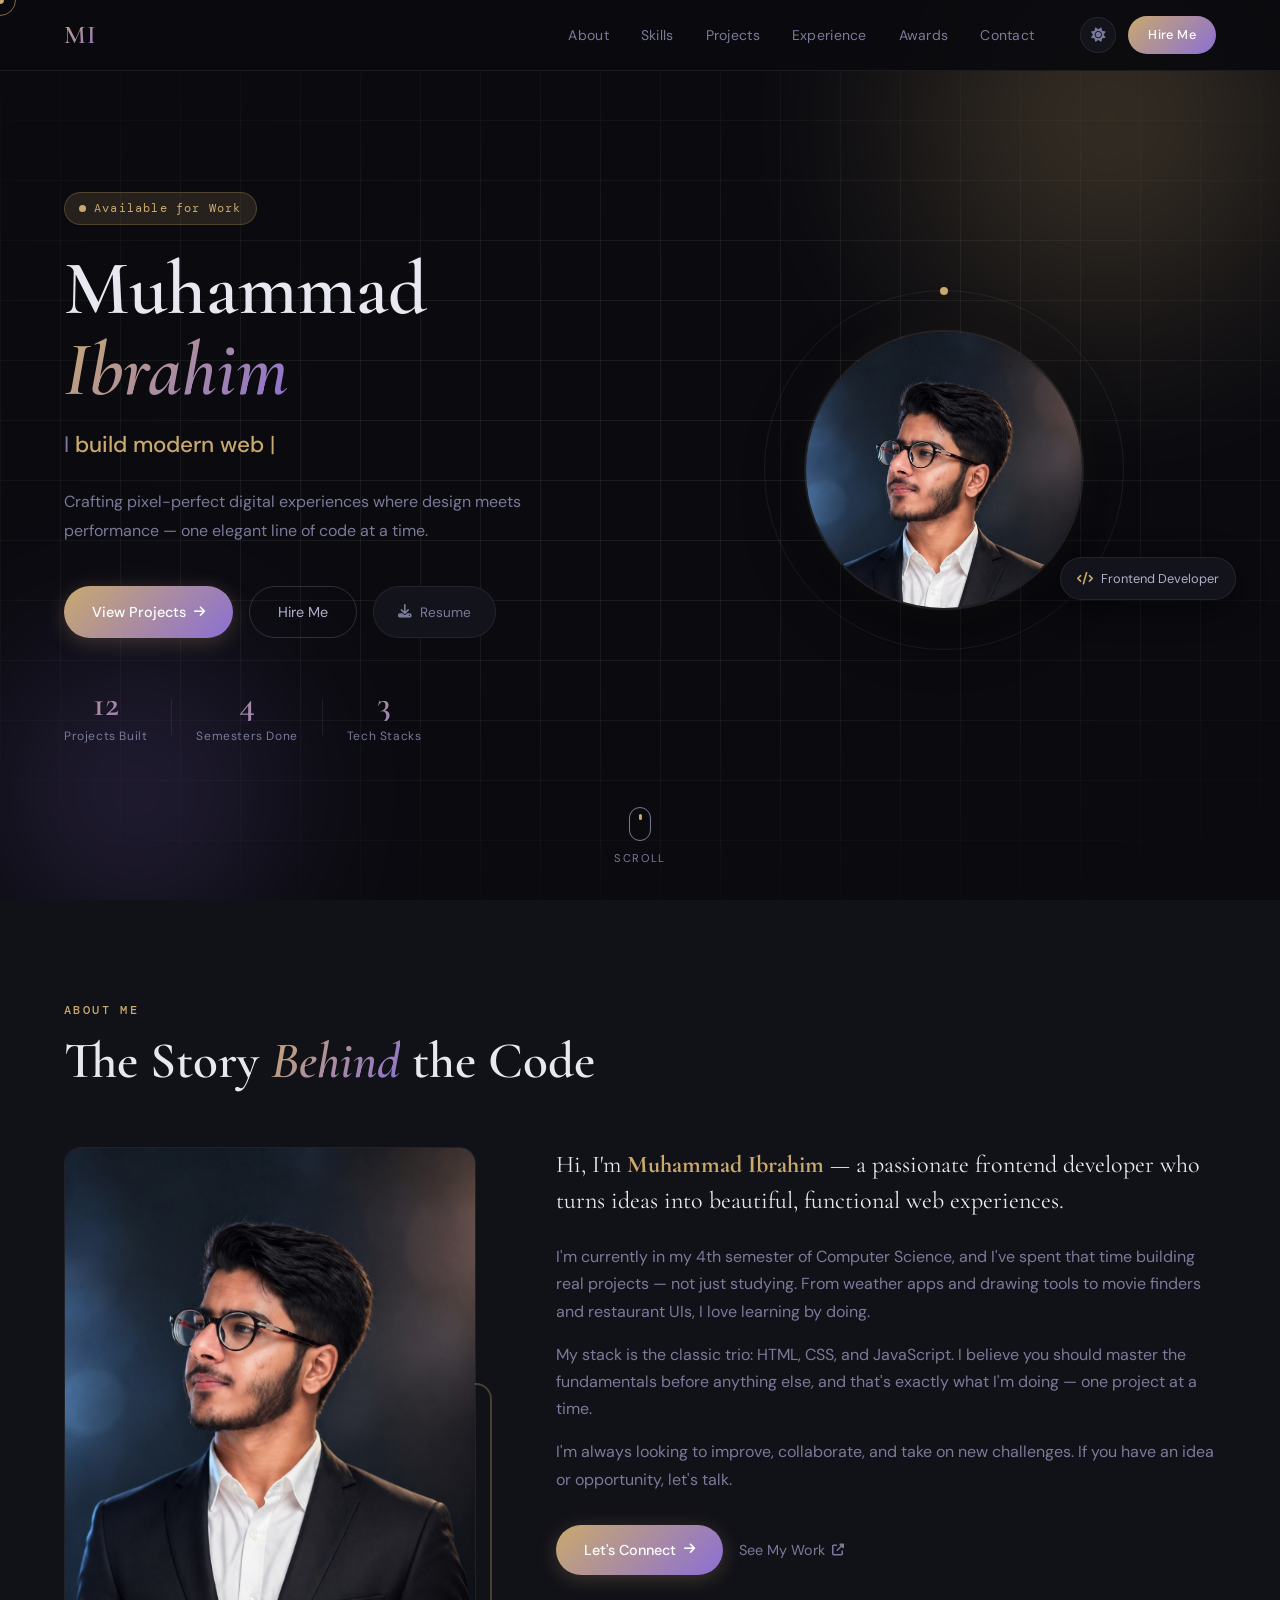
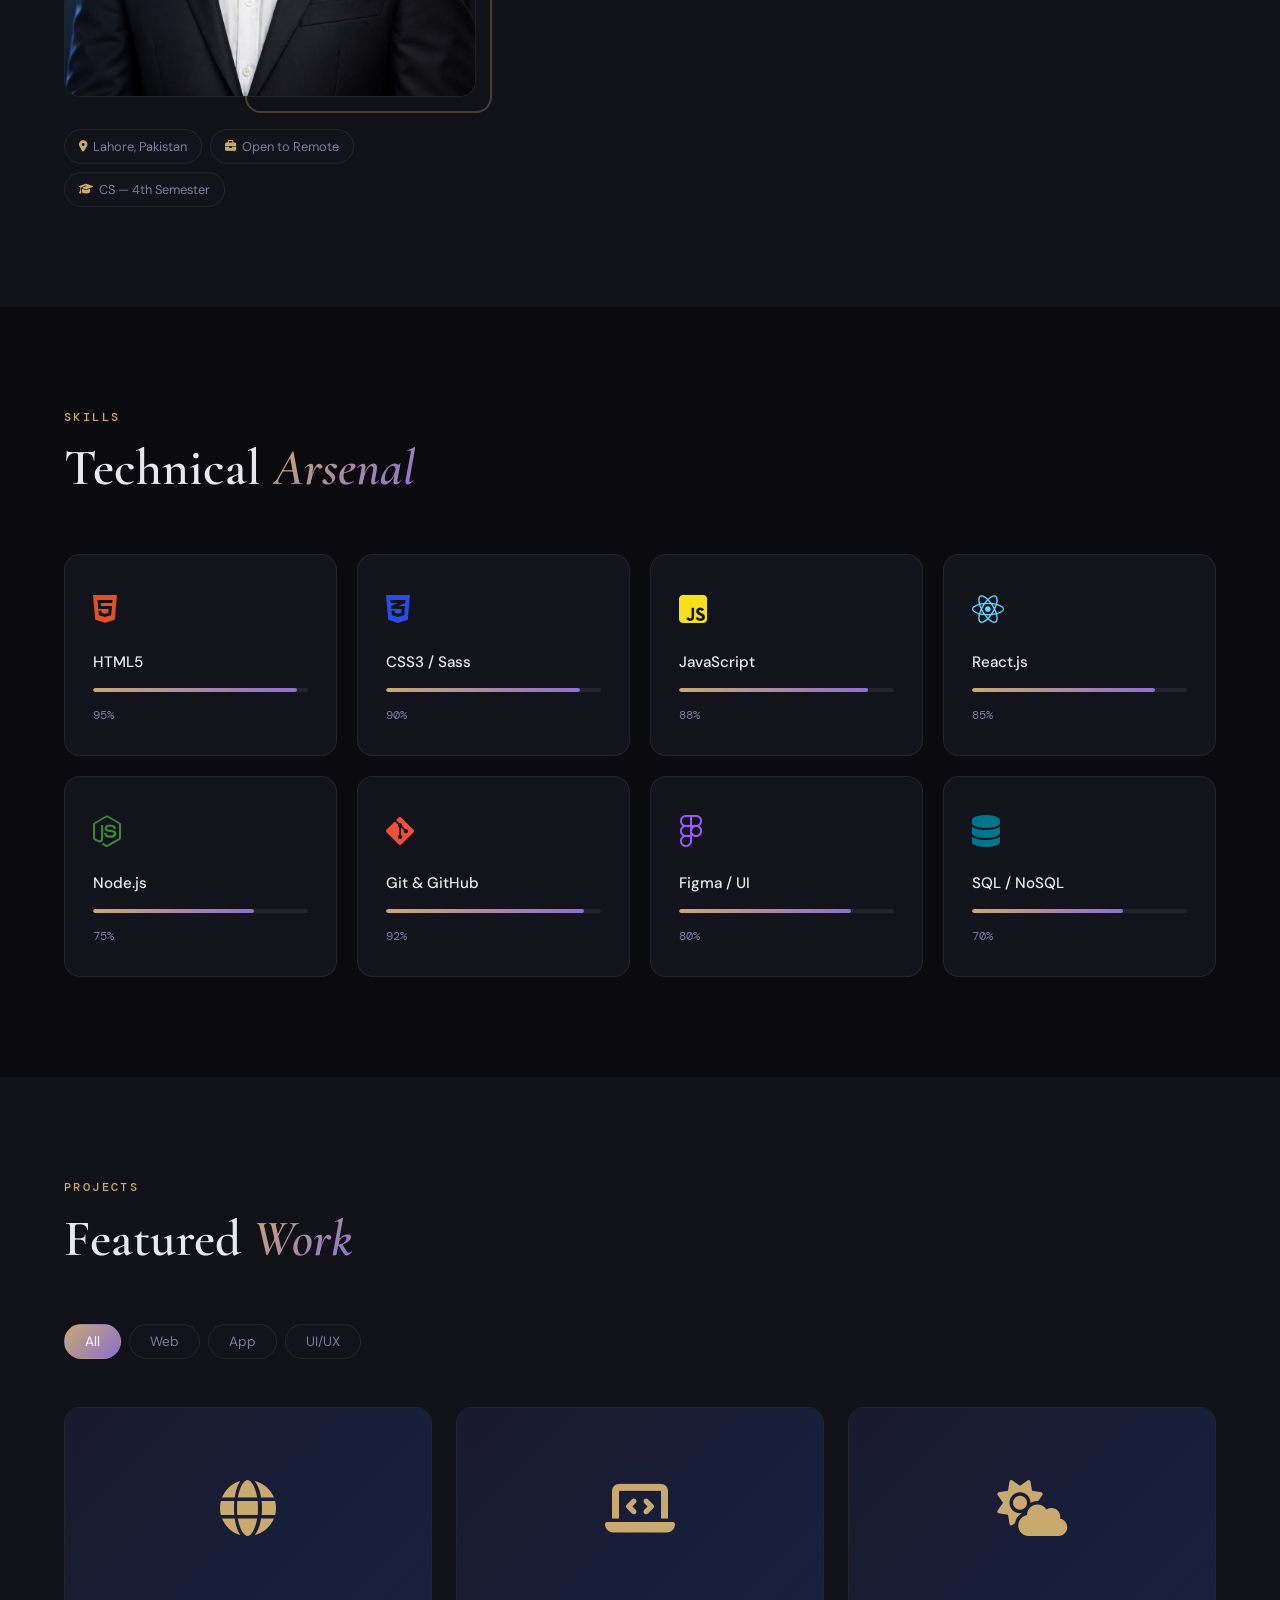
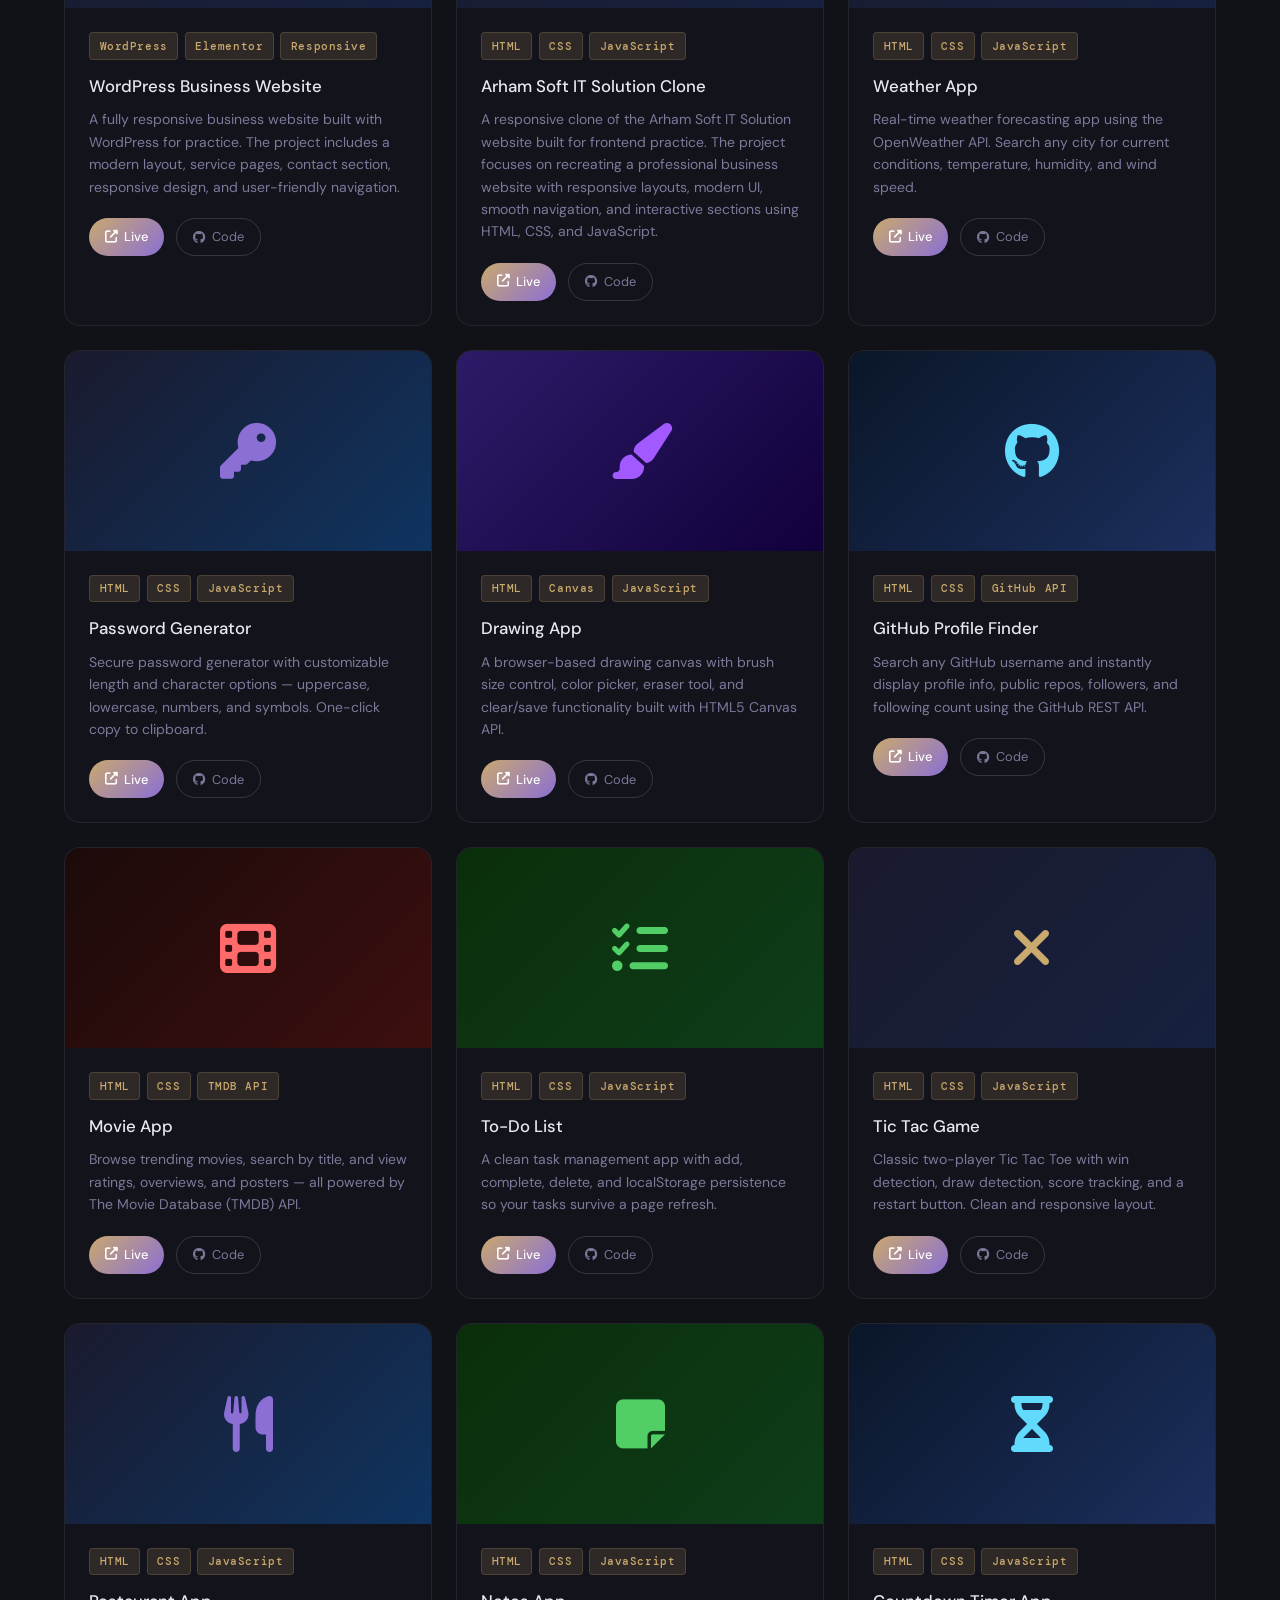
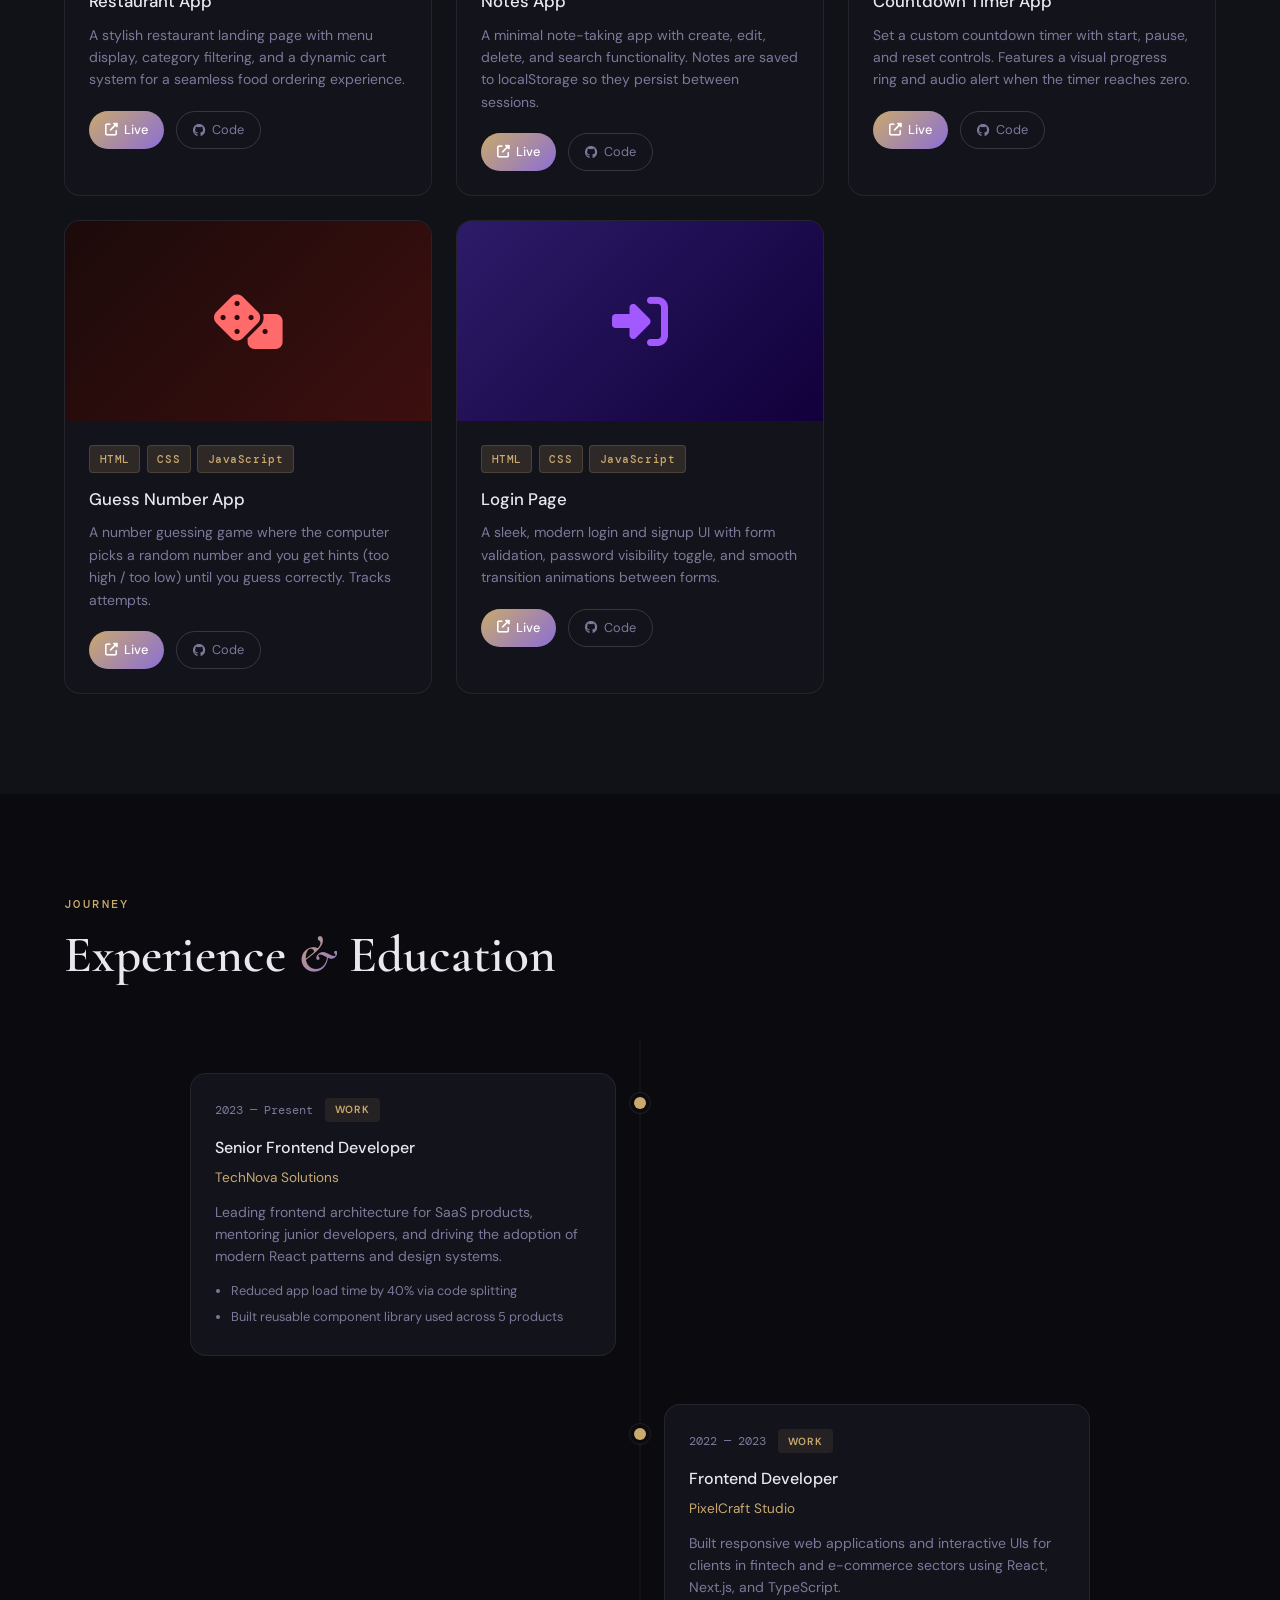
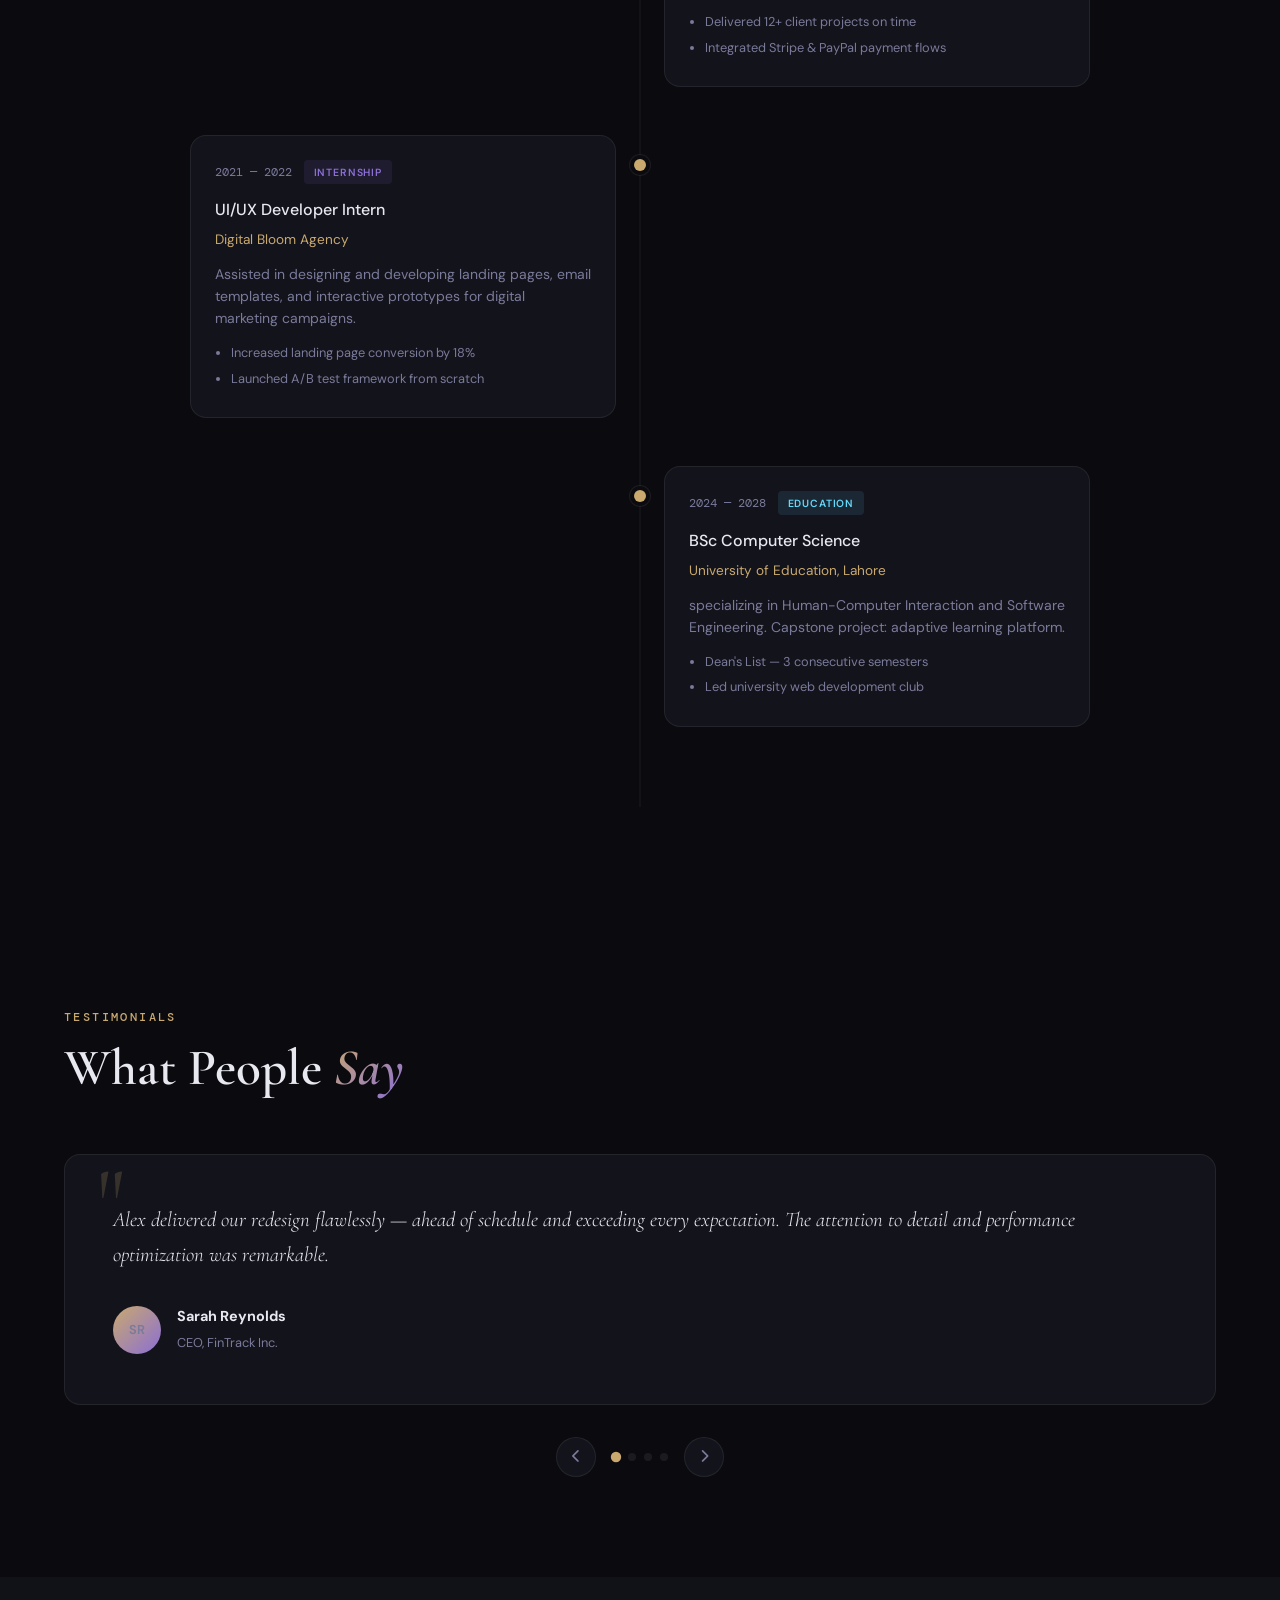
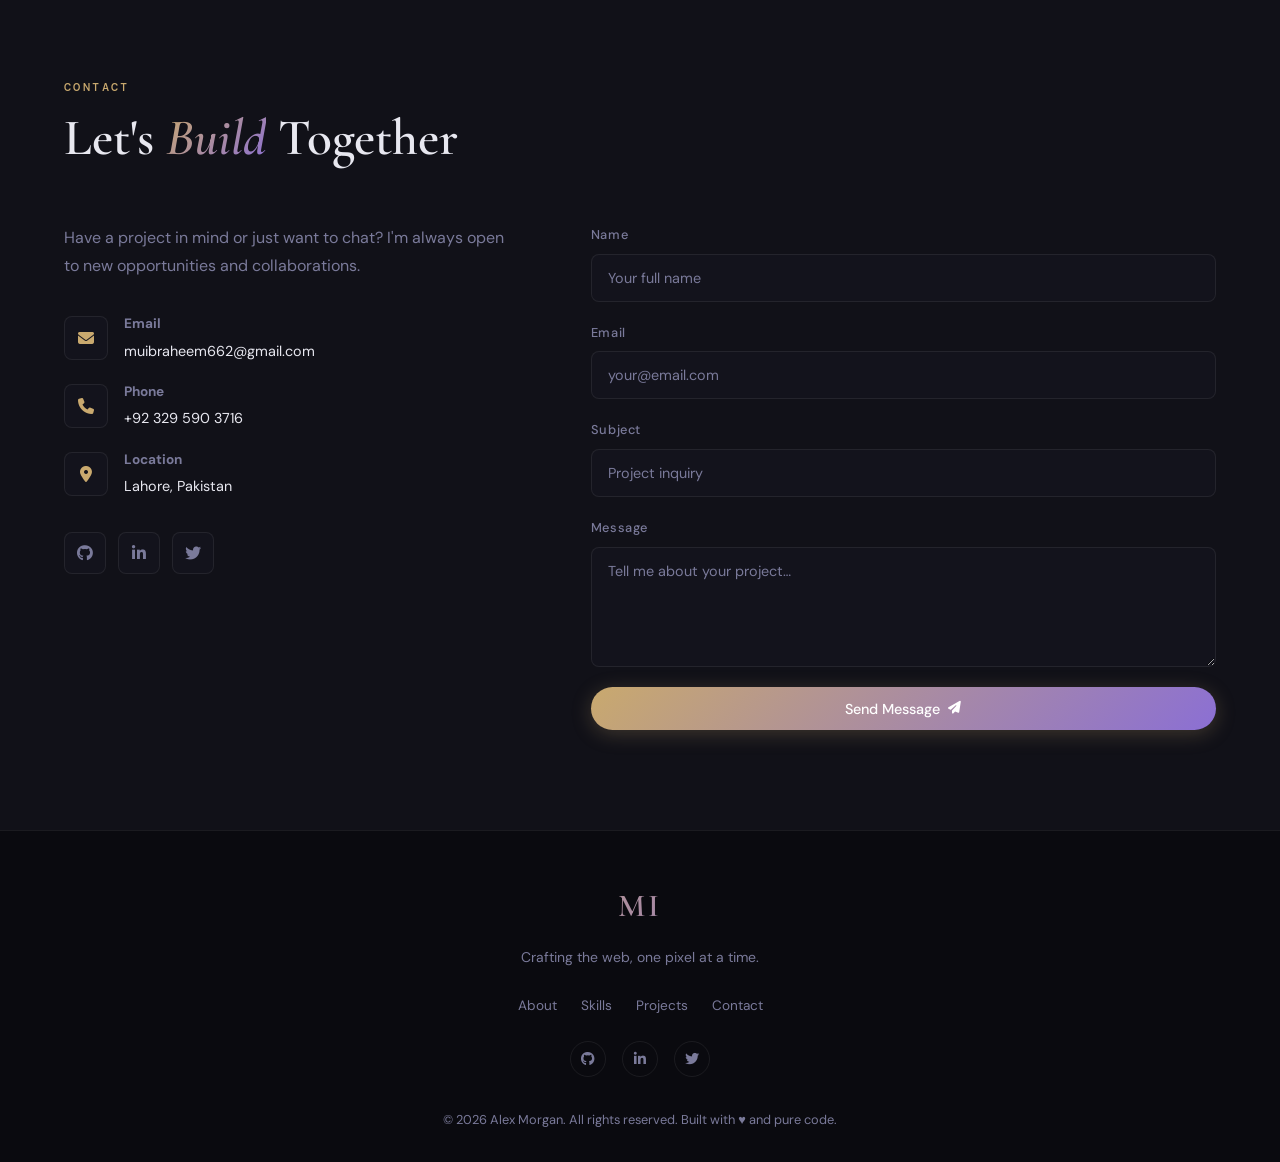
<file: index.html>
<!DOCTYPE html>
<html lang="en" data-theme="dark">
    <head>
        <meta charset="UTF-8">
        <meta name="viewport" content="width=device-width, initial-scale=1.0">
        <meta name="description" content="Personal portfolio of Muhammad Ibrahim — a frontend developer crafting modern web experiences with HTML, CSS & JavaScript.">
        <meta name="keywords" content="frontend developer, web developer, portfolio, JavaScript, HTML, CSS, Muhammad Ibrahim">
        <meta name="author" content="Muhammad Ibrahim">
        <meta property="og:title" content="Muhammad Ibrahim — Frontend Developer">
        <meta property="og:description" content="Crafting modern, elegant web experiences with HTML, CSS & JavaScript.">
        <meta property="og:type" content="website">
        <title>Muhammad Ibrahim — Frontend Developer</title>
        <link rel="preconnect" href="https://fonts.googleapis.com">
        <link rel="preconnect" href="https://fonts.gstatic.com" crossorigin>
        <link href="https://fonts.googleapis.com/css2?family=Cormorant+Garamond:ital,wght@0,300;0,400;0,600;1,300;1,400&family=DM+Sans:wght@300;400;500&family=DM+Mono:wght@400;500&display=swap" rel="stylesheet">
        <link rel="stylesheet" href="https://cdnjs.cloudflare.com/ajax/libs/font-awesome/6.5.0/css/all.min.css">
        <link rel="stylesheet" href="style.css">
    </head>
    <body>
        <!-- Preloader -->
        <div id="preloader" aria-hidden="true">
            <div class="preloader-inner">
                <div class="preloader-logo">MI</div>
                <div class="preloader-bar">
                    <div class="preloader-fill"></div>
                </div>
                <div class="preloader-text">Loading Experience…</div>
            </div>
        </div>
        <!-- Custom Cursor -->
        <div id="cursor" aria-hidden="true"></div>
        <div id="cursor-follower" aria-hidden="true"></div>
        <!-- Back to Top -->
        <button id="back-to-top" aria-label="Back to top">
            <i class="fas fa-arrow-up"></i>
        </button>
        <!-- Navbar -->
        <header id="navbar" role="banner">
            <nav class="nav-container" aria-label="Main navigation">
                <a href="#hero" class="nav-logo" aria-label="Muhammad Ibrahim Home">MI</a>
                <ul class="nav-links" role="list">
                    <li>
                        <a href="about.html" class="nav-link">About</a>
                    </li>
                    <li>
                        <a href="skills.html" class="nav-link">Skills</a>
                    </li>
                    <li>
                        <a href="projects.html" class="nav-link">Projects</a>
                    </li>
                    <li>
                        <a href="experience.html" class="nav-link">Experience</a>
                    </li>
                    <li>
                        <a href="awards.html" class="nav-link">Awards</a>
                    </li>
                    <li>
                        <a href="contact.html" class="nav-link">Contact</a>
                    </li>
                </ul>
                <div class="nav-actions">
                    <button id="theme-toggle" aria-label="Toggle dark/light mode" title="Toggle theme">
                        <i class="fas fa-moon" id="theme-icon"></i>
                    </button>
                    <a href="#contact" class="btn-hire" aria-label="Hire Me">Hire Me</a>
                    <button
                        class="hamburger"
                        id="hamburger"
                        aria-label="Open menu"
                        aria-expanded="false"
                    >
                        <span></span>
                        <span></span>
                        <span></span>
                    </button>
                </div>
            </nav>
            <!-- Mobile Menu -->
            <div class="mobile-menu" id="mobile-menu" aria-hidden="true">
                <ul>
                    <li>
                        <a href="about.html" class="mobile-link">About</a>
                    </li>
                    <li>
                        <a href="skills.html" class="mobile-link">Skills</a>
                    </li>
                    <li>
                        <a href="projects.html" class="mobile-link">Projects</a>
                    </li>
                    <li>
                        <a href="experience.html" class="mobile-link">Experience</a>
                    </li>
                    <li>
                        <a href="awards.html" class="mobile-link">Awards</a>
                    </li>
                    <li>
                        <a href="contact.html" class="mobile-link">Contact</a>
                    </li>
                </ul>
            </div>
        </header>
        <main>
            <!-- ====== HERO ====== -->
            <section id="hero" aria-label="Hero section">
                <div class="hero-bg-grid" aria-hidden="true"></div>
                <div class="hero-orb hero-orb-1" aria-hidden="true"></div>
                <div class="hero-orb hero-orb-2" aria-hidden="true"></div>
                <div class="hero-content reveal-hero">
                    <div class="hero-badge">
                        <span class="badge-dot"></span>
                        Available for Work
                    </div>
                    <h1 class="hero-name">
                        Muhammad
                        <em>Ibrahim</em>
                    </h1>
                    <div class="hero-title-row">
                        <span class="hero-prefix">I</span>
                        <span class="typing-wrapper">
                            <span id="typing-text" aria-live="polite"></span>
                            <span class="cursor-blink" aria-hidden="true">|</span>
                        </span>
                    </div>
                    <p class="hero-desc">Crafting pixel-perfect digital experiences where design meets performance — one elegant line of code at a time.</p>
                    <div class="hero-actions">
                        <a href="#projects" class="btn-primary">
                            View Projects
                            <i class="fas fa-arrow-right"></i>
                        </a>
                        <a href="#contact" class="btn-outline">Hire Me</a>
                        <a
                            href="Muhammad_Ibrahim_Resume.pdf"
                            class="btn-resume"
                            download="Muhammad_Ibrahim_Resume.pdf"
                            aria-label="Download Resume"
                        >
                            <i class="fas fa-download"></i>
                            Resume
                        </a>
                    </div>
                    <div class="hero-stats">
                        <div class="stat-item">
                            <span class="stat-num" data-count="12">0</span>
                            <span class="stat-label">Projects Built</span>
                        </div>
                        <div class="stat-divider" aria-hidden="true"></div>
                        <div class="stat-item">
                            <span class="stat-num" data-count="4">0</span>
                            <span class="stat-label">Semesters Done</span>
                        </div>
                        <div class="stat-divider" aria-hidden="true"></div>
                        <div class="stat-item">
                            <span class="stat-num" data-count="3">0</span>
                            <span class="stat-label">Tech Stacks</span>
                        </div>
                    </div>
                </div>
                <div class="hero-image-wrap reveal-hero-img">
                    <div class="hero-image-glow" aria-hidden="true"></div>
                    <div class="hero-image-ring" aria-hidden="true"></div>
                    <img
                        src="photo.jpeg"
                        alt="Muhammad Ibrahim — Frontend Developer"
                        class="hero-photo"
                        loading="eager"
                        onerror="this.style.display='none';this.nextElementSibling.style.display='flex'"
                    >
                    <div class="hero-photo-placeholder" style="display:none" aria-hidden="true">
                        <i class="fas fa-user"></i>
                    </div>
                    <div class="hero-image-badge" aria-label="Frontend Developer badge">
                        <i class="fas fa-code"></i>
                        Frontend Developer
                    </div>
                </div>
                <a href="#about" class="scroll-indicator" aria-label="Scroll down">
                    <div class="scroll-mouse">
                        <div class="scroll-wheel"></div>
                    </div>
                    <span>Scroll</span>
                </a>
            </section>
            <!-- ====== ABOUT ====== -->
            <section id="about" aria-labelledby="about-heading">
                <div class="container">
                    <div class="section-label reveal">About Me</div>
                    <h2 id="about-heading" class="section-title reveal">
                        The Story
                        <em>Behind</em>
                        the Code
                    </h2>
                    <div class="about-grid">
                        <div class="about-image-col reveal">
                            <div class="about-img-frame">
                                <img
                                    src="photo.jpeg"
                                    alt="Muhammad Ibrahim portrait"
                                    class="about-photo"
                                    loading="lazy"
                                    onerror="this.style.display='none';this.parentElement.querySelector('.about-photo-ph').style.display='flex'"
                                >
                                <div class="about-photo-ph" style="display:none">
                                    <i class="fas fa-user"></i>
                                </div>
                                <div class="about-img-accent" aria-hidden="true"></div>
                            </div>
                            <div class="about-quick-info">
                                <div class="info-chip">
                                    <i class="fas fa-map-marker-alt"></i>
                                    Lahore, Pakistan
                                </div>
                                <div class="info-chip">
                                    <i class="fas fa-briefcase"></i>
                                    Open to Remote
                                </div>
                                <div class="info-chip">
                                    <i class="fas fa-graduation-cap"></i>
                                    CS — 4th Semester
                                </div>
                            </div>
                        </div>
                        <div class="about-text-col">
                            <p class="about-intro reveal">
                                Hi, I'm
                                <strong>Muhammad Ibrahim</strong>
                                — a passionate frontend developer who turns ideas into beautiful, functional web experiences.
                            </p>
                            <p class="about-body reveal">I'm currently in my 4th semester of Computer Science, and I've spent that time building real projects — not just studying. From weather apps and drawing tools to movie finders and restaurant UIs, I love learning by doing.</p>
                            <p class="about-body reveal">My stack is the classic trio: HTML, CSS, and JavaScript. I believe you should master the fundamentals before anything else, and that's exactly what I'm doing — one project at a time.</p>
                            <p class="about-body reveal">I'm always looking to improve, collaborate, and take on new challenges. If you have an idea or opportunity, let's talk.</p>
                            <div class="about-cta reveal">
                                <a href="#contact" class="btn-primary">
                                    Let's Connect
                                    <i class="fas fa-arrow-right"></i>
                                </a>
                                <a href="#projects" class="btn-text">
                                    See My Work
                                    <i class="fas fa-external-link-alt"></i>
                                </a>
                            </div>
                        </div>
                    </div>
                </div>
            </section>
            <!-- ====== SKILLS ====== -->
            <section id="skills" aria-labelledby="skills-heading">
                <div class="container">
                    <div class="section-label reveal">Skills</div>
                    <h2 id="skills-heading" class="section-title reveal">
                        Technical
                        <em>Arsenal</em>
                    </h2>
                    <div class="skills-grid">
                        <div class="skill-card reveal" data-delay="0">
                            <div class="skill-icon">
                                <i class="fab fa-html5"></i>
                            </div>
                            <h3>HTML5</h3>
                            <div class="skill-bar-wrap">
                                <div class="skill-bar" data-width="95">
                                    <div class="skill-fill"></div>
                                </div>
                            </div>
                            <span class="skill-pct">95%</span>
                        </div>
                        <div class="skill-card reveal" data-delay="1">
                            <div class="skill-icon">
                                <i class="fab fa-css3-alt"></i>
                            </div>
                            <h3>CSS3 / Sass</h3>
                            <div class="skill-bar-wrap">
                                <div class="skill-bar" data-width="90">
                                    <div class="skill-fill"></div>
                                </div>
                            </div>
                            <span class="skill-pct">90%</span>
                        </div>
                        <div class="skill-card reveal" data-delay="2">
                            <div class="skill-icon">
                                <i class="fab fa-js-square"></i>
                            </div>
                            <h3>JavaScript</h3>
                            <div class="skill-bar-wrap">
                                <div class="skill-bar" data-width="88">
                                    <div class="skill-fill"></div>
                                </div>
                            </div>
                            <span class="skill-pct">88%</span>
                        </div>
                        <div class="skill-card reveal" data-delay="3">
                            <div class="skill-icon">
                                <i class="fab fa-react"></i>
                            </div>
                            <h3>React.js</h3>
                            <div class="skill-bar-wrap">
                                <div class="skill-bar" data-width="85">
                                    <div class="skill-fill"></div>
                                </div>
                            </div>
                            <span class="skill-pct">85%</span>
                        </div>
                        <div class="skill-card reveal" data-delay="4">
                            <div class="skill-icon">
                                <i class="fab fa-node-js"></i>
                            </div>
                            <h3>Node.js</h3>
                            <div class="skill-bar-wrap">
                                <div class="skill-bar" data-width="75">
                                    <div class="skill-fill"></div>
                                </div>
                            </div>
                            <span class="skill-pct">75%</span>
                        </div>
                        <div class="skill-card reveal" data-delay="5">
                            <div class="skill-icon">
                                <i class="fab fa-git-alt"></i>
                            </div>
                            <h3>Git & GitHub</h3>
                            <div class="skill-bar-wrap">
                                <div class="skill-bar" data-width="92">
                                    <div class="skill-fill"></div>
                                </div>
                            </div>
                            <span class="skill-pct">92%</span>
                        </div>
                        <div class="skill-card reveal" data-delay="6">
                            <div class="skill-icon">
                                <i class="fab fa-figma"></i>
                            </div>
                            <h3>Figma / UI</h3>
                            <div class="skill-bar-wrap">
                                <div class="skill-bar" data-width="80">
                                    <div class="skill-fill"></div>
                                </div>
                            </div>
                            <span class="skill-pct">80%</span>
                        </div>
                        <div class="skill-card reveal" data-delay="7">
                            <div class="skill-icon">
                                <i class="fas fa-database"></i>
                            </div>
                            <h3>SQL / NoSQL</h3>
                            <div class="skill-bar-wrap">
                                <div class="skill-bar" data-width="70">
                                    <div class="skill-fill"></div>
                                </div>
                            </div>
                            <span class="skill-pct">70%</span>
                        </div>
                    </div>
                </div>
            </section>
            <!-- ====== PROJECTS ====== -->
            <section id="projects" aria-labelledby="projects-heading">
                <div class="container">
                    <div class="section-label reveal">Projects</div>
                    <h2 id="projects-heading" class="section-title reveal">
                        Featured
                        <em>Work</em>
                    </h2>
                    <div class="filter-bar reveal" role="group" aria-label="Filter projects">
                        <button class="filter-btn active" data-filter="all">All</button>
                        <button class="filter-btn" data-filter="web">Web</button>
                        <button class="filter-btn" data-filter="app">App</button>
                        <button class="filter-btn" data-filter="ui">UI/UX</button>
                    </div>
                    <div class="projects-grid" id="projects-grid">
                        <article class="project-card reveal" data-category="web" role="article">
    <div class="project-img-wrap">
        <div class="project-img-ph web-ph">
            <i class="fas fa-globe"></i>
        </div>
        <div class="project-overlay">
            <button class="project-modal-btn" data-id="6" aria-label="View details for WordPress Business Website">
                View Details
            </button>
        </div>
    </div>

    <div class="project-body">
        <div class="project-tags">
            <span class="tag">WordPress</span>
            <span class="tag">Elementor</span>
            <span class="tag">Responsive</span>
        </div>

        <h3 class="project-title">WordPress Business Website</h3>

        <p class="project-desc">
            A fully responsive business website built with WordPress for practice.
            The project includes a modern layout, service pages, contact section,
            responsive design, and user-friendly navigation.
        </p>

        <div class="project-links">
            <a
                href="https://onepressweb.netlify.app/"
                target="_blank"
                rel="noopener"
                class="btn-project"
            >
                <i class="fas fa-external-link-alt"></i>
                Live
            </a>

            <a
                href="https://github.com/muhammadibrahem/css-practice"
                target="_blank"
                rel="noopener"
                class="btn-project-outline"
            >
                <i class="fab fa-github"></i>
                Code
            </a>
        </div>
    </div>
</article><article class="project-card reveal" data-category="web" role="article">
    <div class="project-img-wrap">
        <div class="project-img-ph web-ph">
            <i class="fas fa-laptop-code"></i>
        </div>
        <div class="project-overlay">
            <button class="project-modal-btn" data-id="7" aria-label="View details for Arham Soft IT Solution Clone">
                View Details
            </button>
        </div>
    </div>

    <div class="project-body">
        <div class="project-tags">
            <span class="tag">HTML</span>
            <span class="tag">CSS</span>
            <span class="tag">JavaScript</span>
        </div>

        <h3 class="project-title">Arham Soft IT Solution Clone</h3>

        <p class="project-desc">
            A responsive clone of the Arham Soft IT Solution website built for
            frontend practice. The project focuses on recreating a professional
            business website with responsive layouts, modern UI, smooth
            navigation, and interactive sections using HTML, CSS, and JavaScript.
        </p>

        <div class="project-links">
            <a
                href="https://arhamsoft.netlify.app/"
                target="_blank"
                rel="noopener"
                class="btn-project"
            >
                <i class="fas fa-external-link-alt"></i>
                Live
            </a>

            <a
                href="https://github.com/muhammadibrahem/IT-solutions"
                target="_blank"
                rel="noopener"
                class="btn-project-outline"
            >
                <i class="fab fa-github"></i>
                Code
            </a>
        </div>
    </div>
</article>
                        <article class="project-card reveal" data-category="web" role="article">
                            <div class="project-img-wrap">
                                <div class="project-img-ph web-ph">
                                    <i class="fas fa-cloud-sun"></i>
                                </div>
                                <div class="project-overlay">
                                    <button class="project-modal-btn" data-id="0" aria-label="View details for Weather App">View Details</button>
                                </div>
                            </div>
                            <div class="project-body">
                                <div class="project-tags">
                                    <span class="tag">HTML</span>
                                    <span class="tag">CSS</span>
                                    <span class="tag">JavaScript</span>
                                </div>
                                <h3 class="project-title">Weather App</h3>
                                <p class="project-desc">Real-time weather forecasting app using the OpenWeather API. Search any city for current conditions, temperature, humidity, and wind speed.</p>
                                <div class="project-links">
                                    <a
                                        href="https://openaiweather.netlify.app/"
                                        target="_blank"
                                        rel="noopener"
                                        class="btn-project"
                                    >
                                        <i class="fas fa-external-link-alt"></i>
                                        Live
                                    </a>
                                    <a
                                        href="https://github.com/muhammadibrahem/Weather"
                                        target="_blank"
                                        rel="noopener"
                                        class="btn-project-outline"
                                    >
                                        <i class="fab fa-github" href="https://github.com/muhammadibrahem/Weather"></i>
                                        Code
                                    </a>
                                </div>
                            </div>
                        </article>
                        <article class="project-card reveal" data-category="web" role="article">
                            <div class="project-img-wrap">
                                <div class="project-img-ph app-ph">
                                    <i class="fas fa-key"></i>
                                </div>
                                <div class="project-overlay">
                                    <button class="project-modal-btn" data-id="1" aria-label="View details for Password Generator">View Details</button>
                                </div>
                            </div>
                            <div class="project-body">
                                <div class="project-tags">
                                    <span class="tag">HTML</span>
                                    <span class="tag">CSS</span>
                                    <span class="tag">JavaScript</span>
                                </div>
                                <h3 class="project-title">Password Generator</h3>
                                <p class="project-desc">Secure password generator with customizable length and character options — uppercase, lowercase, numbers, and symbols. One-click copy to clipboard.</p>
                                <div class="project-links">
                                    <a
                                        href="https://passwogenerate.netlify.app/"
                                        target="_blank"
                                        rel="noopener"
                                        class="btn-project"
                                    >
                                        <i class="fas fa-external-link-alt" href="https://github.com/muhammadibrahem"></i>
                                        Live
                                    </a>
                                    <a
                                        href="https://github.com/muhammadibrahem"
                                        target="_blank"
                                        rel="noopener"
                                        class="btn-project-outline"
                                    >
                                        <i class="fab fa-github" href="https://github.com/muhammadibrahem"></i>
                                        Code
                                    </a>
                                </div>
                            </div>
                        </article>
                        <article class="project-card reveal" data-category="ui" role="article">
                            <div class="project-img-wrap">
                                <div class="project-img-ph ui-ph">
                                    <i class="fas fa-paint-brush"></i>
                                </div>
                                <div class="project-overlay">
                                    <button class="project-modal-btn" data-id="2" aria-label="View details for Drawing App">View Details</button>
                                </div>
                            </div>
                            <div class="project-body">
                                <div class="project-tags">
                                    <span class="tag">HTML</span>
                                    <span class="tag">Canvas</span>
                                    <span class="tag">JavaScript</span>
                                </div>
                                <h3 class="project-title">Drawing App</h3>
                                <p class="project-desc">A browser-based drawing canvas with brush size control, color picker, eraser tool, and clear/save functionality built with HTML5 Canvas API.</p>
                                <div class="project-links">
                                    <a
                                        href="https://drawingaapp.netlify.app/"
                                        target="_blank"
                                        rel="noopener"
                                        class="btn-project"
                                    >
                                        <i class="fas fa-external-link-alt" href="https://github.com/muhammadibrahem"></i>
                                        Live
                                    </a>
                                    <a
                                        href="https://github.com/muhammadibrahem"
                                        target="_blank"
                                        rel="noopener"
                                        class="btn-project-outline"
                                    >
                                        <i class="fab fa-github" href="https://github.com/muhammadibrahem"></i>
                                        Code
                                    </a>
                                </div>
                            </div>
                        </article>
                        <article class="project-card reveal" data-category="web" role="article">
                            <div class="project-img-wrap">
                                <div class="project-img-ph web2-ph">
                                    <i class="fab fa-github"></i>
                                </div>
                                <div class="project-overlay">
                                    <button class="project-modal-btn" data-id="3" aria-label="View details for GitHub Profile Finder">View Details</button>
                                </div>
                            </div>
                            <div class="project-body">
                                <div class="project-tags">
                                    <span class="tag">HTML</span>
                                    <span class="tag">CSS</span>
                                    <span class="tag">GitHub API</span>
                                </div>
                                <h3 class="project-title">GitHub Profile Finder</h3>
                                <p class="project-desc">Search any GitHub username and instantly display profile info, public repos, followers, and following count using the GitHub REST API.</p>
                                <div class="project-links">
                                    <a
                                        href="https://github.com/muhammadibrahem"
                                        target="_blank"
                                        rel="noopener"
                                        class="btn-project"
                                    >
                                        <i class="fas fa-external-link-alt" href="https://github.com/muhammadibrahem"></i>
                                        Live
                                    </a>
                                    <a
                                        href="https://github.com/muhammadibrahem"
                                        target="_blank"
                                        rel="noopener"
                                        class="btn-project-outline"
                                    >
                                        <i class="fab fa-github" href="https://github.com/muhammadibrahem "></i>
                                        Code
                                    </a>
                                </div>
                            </div>
                        </article>
                        <article class="project-card reveal" data-category="web" role="article">
                            <div class="project-img-wrap">
                                <div class="project-img-ph app2-ph">
                                    <i class="fas fa-film"></i>
                                </div>
                                <div class="project-overlay">
                                    <button class="project-modal-btn" data-id="4" aria-label="View details for Movie App">View Details</button>
                                </div>
                            </div>
                            <div class="project-body">
                                <div class="project-tags">
                                    <span class="tag">HTML</span>
                                    <span class="tag">CSS</span>
                                    <span class="tag">TMDB API</span>
                                </div>
                                <h3 class="project-title">Movie App</h3>
                                <p class="project-desc">Browse trending movies, search by title, and view ratings, overviews, and posters — all powered by The Movie Database (TMDB) API.</p>
                                <div class="project-links">
                                    <a
                                        href="https://github.com/muhammadibrahem"
                                        target="_blank"
                                        rel="noopener"
                                        class="btn-project"
                                    >
                                        <i class="fas fa-external-link-alt"></i>
                                        Live
                                    </a>
                                    <a
                                        href="https://github.com/muhammadibrahem"
                                        target="_blank"
                                        rel="noopener"
                                        class="btn-project-outline"
                                    >
                                        <i class="fab fa-github"></i>
                                        Code
                                    </a>
                                </div>
                            </div>
                        </article>
                        <article class="project-card reveal" data-category="app" role="article">
                            <div class="project-img-wrap">
                                <div class="project-img-ph ui2-ph">
                                    <i class="fas fa-tasks"></i>
                                </div>
                                <div class="project-overlay">
                                    <button class="project-modal-btn" data-id="5" aria-label="View details for To-Do List">View Details</button>
                                </div>
                            </div>
                            <div class="project-body">
                                <div class="project-tags">
                                    <span class="tag">HTML</span>
                                    <span class="tag">CSS</span>
                                    <span class="tag">JavaScript</span>
                                </div>
                                <h3 class="project-title">To-Do List</h3>
                                <p class="project-desc">A clean task management app with add, complete, delete, and localStorage persistence so your tasks survive a page refresh.</p>
                                <div class="project-links">
                                    <a
                                        href="https://github.com/muhammadibrahem"
                                        target="_blank"
                                        rel="noopener"
                                        class="btn-project"
                                    >
                                        <i class="fas fa-external-link-alt"></i>
                                        Live
                                    </a>
                                    <a
                                        href="https://github.com/muhammadibrahem"
                                        target="_blank"
                                        rel="noopener"
                                        class="btn-project-outline"
                                    >
                                        <i class="fab fa-github"></i>
                                        Code
                                    </a>
                                </div>
                            </div>
                        </article>
                        <article class="project-card reveal" data-category="app" role="article">
                            <div class="project-img-wrap">
                                <div class="project-img-ph web-ph">
                                    <i class="fas fa-times"></i>
                                </div>
                                <div class="project-overlay">
                                    <button class="project-modal-btn" data-id="6" aria-label="View details for Tic Tac Game">View Details</button>
                                </div>
                            </div>
                            <div class="project-body">
                                <div class="project-tags">
                                    <span class="tag">HTML</span>
                                    <span class="tag">CSS</span>
                                    <span class="tag">JavaScript</span>
                                </div>
                                <h3 class="project-title">Tic Tac Game</h3>
                                <p class="project-desc">Classic two-player Tic Tac Toe with win detection, draw detection, score tracking, and a restart button. Clean and responsive layout.</p>
                                <div class="project-links">
                                    <a
                                        href="https://github.com/muhammadibrahem"
                                        target="_blank"
                                        rel="noopener"
                                        class="btn-project"
                                    >
                                        <i class="fas fa-external-link-alt"></i>
                                        Live
                                    </a>
                                    <a
                                        href="https://github.com/muhammadibrahem"
                                        target="_blank"
                                        rel="noopener"
                                        class="btn-project-outline"
                                    >
                                        <i class="fab fa-github"></i>
                                        Code
                                    </a>
                                </div>
                            </div>
                        </article>
                        <article class="project-card reveal" data-category="ui" role="article">
                            <div class="project-img-wrap">
                                <div class="project-img-ph app-ph">
                                    <i class="fas fa-utensils"></i>
                                </div>
                                <div class="project-overlay">
                                    <button class="project-modal-btn" data-id="7" aria-label="View details for Restaurant App">View Details</button>
                                </div>
                            </div>
                            <div class="project-body">
                                <div class="project-tags">
                                    <span class="tag">HTML</span>
                                    <span class="tag">CSS</span>
                                    <span class="tag">JavaScript</span>
                                </div>
                                <h3 class="project-title">Restaurant App</h3>
                                <p class="project-desc">A stylish restaurant landing page with menu display, category filtering, and a dynamic cart system for a seamless food ordering experience.</p>
                                <div class="project-links">
                                    <a
                                        href="https://github.com/muhammadibrahem"
                                        target="_blank"
                                        rel="noopener"
                                        class="btn-project"
                                    >
                                        <i class="fas fa-external-link-alt"></i>
                                        Live
                                    </a>
                                    <a
                                        href="https://github.com/muhammadibrahem"
                                        target="_blank"
                                        rel="noopener"
                                        class="btn-project-outline"
                                    >
                                        <i class="fab fa-github"></i>
                                        Code
                                    </a>
                                </div>
                            </div>
                        </article>
                        <article class="project-card reveal" data-category="app" role="article">
                            <div class="project-img-wrap">
                                <div class="project-img-ph ui2-ph">
                                    <i class="fas fa-sticky-note"></i>
                                </div>
                                <div class="project-overlay">
                                    <button class="project-modal-btn" data-id="8" aria-label="View details for Notes App">View Details</button>
                                </div>
                            </div>
                            <div class="project-body">
                                <div class="project-tags">
                                    <span class="tag">HTML</span>
                                    <span class="tag">CSS</span>
                                    <span class="tag">JavaScript</span>
                                </div>
                                <h3 class="project-title">Notes App</h3>
                                <p class="project-desc">A minimal note-taking app with create, edit, delete, and search functionality. Notes are saved to localStorage so they persist between sessions.</p>
                                <div class="project-links">
                                    <a
                                        href="https://github.com/muhammadibrahem"
                                        target="_blank"
                                        rel="noopener"
                                        class="btn-project"
                                    >
                                        <i class="fas fa-external-link-alt"></i>
                                        Live
                                    </a>
                                    <a
                                        href="https://github.com/muhammadibrahem"
                                        target="_blank"
                                        rel="noopener"
                                        class="btn-project-outline"
                                    >
                                        <i class="fab fa-github"></i>
                                        Code
                                    </a>
                                </div>
                            </div>
                        </article>
                        <article class="project-card reveal" data-category="app" role="article">
                            <div class="project-img-wrap">
                                <div class="project-img-ph web2-ph">
                                    <i class="fas fa-hourglass-half"></i>
                                </div>
                                <div class="project-overlay">
                                    <button class="project-modal-btn" data-id="9" aria-label="View details for Countdown Timer App">View Details</button>
                                </div>
                            </div>
                            <div class="project-body">
                                <div class="project-tags">
                                    <span class="tag">HTML</span>
                                    <span class="tag">CSS</span>
                                    <span class="tag">JavaScript</span>
                                </div>
                                <h3 class="project-title">Countdown Timer App</h3>
                                <p class="project-desc">Set a custom countdown timer with start, pause, and reset controls. Features a visual progress ring and audio alert when the timer reaches zero.</p>
                                <div class="project-links">
                                    <a
                                        href="https://github.com/muhammadibrahem"
                                        target="_blank"
                                        rel="noopener"
                                        class="btn-project"
                                    >
                                        <i class="fas fa-external-link-alt"></i>
                                        Live
                                    </a>
                                    <a
                                        href="https://github.com/muhammadibrahem"
                                        target="_blank"
                                        rel="noopener"
                                        class="btn-project-outline"
                                    >
                                        <i class="fab fa-github"></i>
                                        Code
                                    </a>
                                </div>
                            </div>
                        </article>
                        <article class="project-card reveal" data-category="app" role="article">
                            <div class="project-img-wrap">
                                <div class="project-img-ph app2-ph">
                                    <i class="fas fa-dice"></i>
                                </div>
                                <div class="project-overlay">
                                    <button class="project-modal-btn" data-id="10" aria-label="View details for Guess Number App">View Details</button>
                                </div>
                            </div>
                            <div class="project-body">
                                <div class="project-tags">
                                    <span class="tag">HTML</span>
                                    <span class="tag">CSS</span>
                                    <span class="tag">JavaScript</span>
                                </div>
                                <h3 class="project-title">Guess Number App</h3>
                                <p class="project-desc">A number guessing game where the computer picks a random number and you get hints (too high / too low) until you guess correctly. Tracks attempts.</p>
                                <div class="project-links">
                                    <a
                                        href="https://github.com/muhammadibrahem"
                                        target="_blank"
                                        rel="noopener"
                                        class="btn-project"
                                    >
                                        <i class="fas fa-external-link-alt"></i>
                                        Live
                                    </a>
                                    <a
                                        href="https://github.com/muhammadibrahem"
                                        target="_blank"
                                        rel="noopener"
                                        class="btn-project-outline"
                                    >
                                        <i class="fab fa-github"></i>
                                        Code
                                    </a>
                                </div>
                            </div>
                        </article>
                        <article class="project-card reveal" data-category="ui" role="article">
                            <div class="project-img-wrap">
                                <div class="project-img-ph ui-ph">
                                    <i class="fas fa-sign-in-alt"></i>
                                </div>
                                <div class="project-overlay">
                                    <button class="project-modal-btn" data-id="11" aria-label="View details for Login Page">View Details</button>
                                </div>
                            </div>
                            <div class="project-body">
                                <div class="project-tags">
                                    <span class="tag">HTML</span>
                                    <span class="tag">CSS</span>
                                    <span class="tag">JavaScript</span>
                                </div>
                                <h3 class="project-title">Login Page</h3>
                                <p class="project-desc">A sleek, modern login and signup UI with form validation, password visibility toggle, and smooth transition animations between forms.</p>
                                <div class="project-links">
                                    <a
                                        href="https://github.com/muhammadibrahem"
                                        target="_blank"
                                        rel="noopener"
                                        class="btn-project"
                                    >
                                        <i class="fas fa-external-link-alt"></i>
                                        Live
                                    </a>
                                    <a
                                        href="https://github.com/muhammadibrahem"
                                        target="_blank"
                                        rel="noopener"
                                        class="btn-project-outline"
                                    >
                                        <i class="fab fa-github"></i>
                                        Code
                                    </a>
                                </div>
                            </div>
                        </article>
                    </div>
                </div>
            </section>
            <!-- Project Modal -->
            <div
                id="project-modal"
                class="modal-overlay"
                role="dialog"
                aria-modal="true"
                aria-labelledby="modal-title"
                aria-hidden="true"
            >
                <div class="modal-box">
                    <button class="modal-close" id="modal-close" aria-label="Close modal">
                        <i class="fas fa-times"></i>
                    </button>
                    <div class="modal-img-wrap">
                        <div class="modal-img-ph" id="modal-icon">
                            <i class="fas fa-globe"></i>
                        </div>
                    </div>
                    <div class="modal-content">
                        <h3 id="modal-title" class="modal-title"></h3>
                        <p id="modal-desc" class="modal-desc"></p>
                        <div id="modal-tags" class="modal-tags"></div>
                        <div id="modal-features" class="modal-features"></div>
                        <div class="modal-actions">
                            <a href="#" class="btn-primary" id="modal-live">
                                <i class="fas fa-external-link-alt"></i>
                                Live Demo
                            </a>
                            <a href="#" class="btn-outline" id="modal-code">
                                <i class="fab fa-github"></i>
                                Source Code
                            </a>
                        </div>
                    </div>
                </div>
            </div>
            <!-- ====== EXPERIENCE ====== -->
            <section id="experience" aria-labelledby="exp-heading">
                <div class="container">
                    <div class="section-label reveal">Journey</div>
                    <h2 id="exp-heading" class="section-title reveal">
                        Experience
                        <em>&</em>
                        Education
                    </h2>
                    <div class="timeline">
                        <div class="timeline-item reveal" data-side="left">
                            <div class="timeline-dot" aria-hidden="true"></div>
                            <div class="timeline-card">
                                <div class="timeline-meta">
                                    <span class="timeline-date">2023 — Present</span>
                                    <span class="timeline-badge work">Work</span>
                                </div>
                                <h3>Senior Frontend Developer</h3>
                                <h4>TechNova Solutions</h4>
                                <p>Leading frontend architecture for SaaS products, mentoring junior developers, and driving the adoption of modern React patterns and design systems.</p>
                                <ul class="timeline-achievements">
                                    <li>Reduced app load time by 40% via code splitting</li>
                                    <li>Built reusable component library used across 5 products</li>
                                </ul>
                            </div>
                        </div>
                        <div class="timeline-item reveal" data-side="right">
                            <div class="timeline-dot" aria-hidden="true"></div>
                            <div class="timeline-card">
                                <div class="timeline-meta">
                                    <span class="timeline-date">2022 — 2023</span>
                                    <span class="timeline-badge work">Work</span>
                                </div>
                                <h3>Frontend Developer</h3>
                                <h4>PixelCraft Studio</h4>
                                <p>Built responsive web applications and interactive UIs for clients in fintech and e-commerce sectors using React, Next.js, and TypeScript.</p>
                                <ul class="timeline-achievements">
                                    <li>Delivered 12+ client projects on time</li>
                                    <li>Integrated Stripe & PayPal payment flows</li>
                                </ul>
                            </div>
                        </div>
                        <div class="timeline-item reveal" data-side="left">
                            <div class="timeline-dot" aria-hidden="true"></div>
                            <div class="timeline-card">
                                <div class="timeline-meta">
                                    <span class="timeline-date">2021 — 2022</span>
                                    <span class="timeline-badge intern">Internship</span>
                                </div>
                                <h3>UI/UX Developer Intern</h3>
                                <h4>Digital Bloom Agency</h4>
                                <p>Assisted in designing and developing landing pages, email templates, and interactive prototypes for digital marketing campaigns.</p>
                                <ul class="timeline-achievements">
                                    <li>Increased landing page conversion by 18%</li>
                                    <li>Launched A/B test framework from scratch</li>
                                </ul>
                            </div>
                        </div>
                        <div class="timeline-item reveal" data-side="right">
                            <div class="timeline-dot" aria-hidden="true"></div>
                            <div class="timeline-card">
                                <div class="timeline-meta">
                                    <span class="timeline-date">2024 — 2028</span>
                                    <span class="timeline-badge edu">Education</span>
                                </div>
                                <h3>BSc Computer Science</h3>
                                <h4>University of Education, Lahore</h4>
                                <p> specializing in Human-Computer Interaction and Software Engineering. Capstone project: adaptive learning platform.</p>
                                <ul class="timeline-achievements">
                                    <li>Dean's List — 3 consecutive semesters</li>
                                    <li>Led university web development club</li>
                                </ul>
                            </div>
                        </div>
                    </div>
                </div>
            </section>
            <!-- ====== TESTIMONIALS ====== -->
            <section id="testimonials" aria-labelledby="test-heading">
                <div class="container">
                    <div class="section-label reveal">Testimonials</div>
                    <h2 id="test-heading" class="section-title reveal">
                        What People
                        <em>Say</em>
                    </h2>
                    <div class="testimonials-slider" role="region" aria-label="Testimonials">
                        <div class="testimonials-track" id="testimonials-track">
                            <div class="testimonial-card" role="article">
                                <div class="testimonial-quote" aria-hidden="true">"</div>
                                <p class="testimonial-text">Alex delivered our redesign flawlessly — ahead of schedule and exceeding every expectation. The attention to detail and performance optimization was remarkable.</p>
                                <div class="testimonial-author">
                                    <div class="testimonial-avatar">
                                        <span>SR</span>
                                    </div>
                                    <div>
                                        <strong>Sarah Reynolds</strong>
                                        <span>CEO, FinTrack Inc.</span>
                                    </div>
                                </div>
                            </div>
                            <div class="testimonial-card" role="article">
                                <div class="testimonial-quote" aria-hidden="true">"</div>
                                <p class="testimonial-text">Rarely do you find a developer who understands both code and design so fluently. Alex built our product UI from scratch and it's now our biggest competitive advantage.</p>
                                <div class="testimonial-author">
                                    <div class="testimonial-avatar">
                                        <span>MK</span>
                                    </div>
                                    <div>
                                        <strong>Marcus Kim</strong>
                                        <span>CTO, TaskFlow</span>
                                    </div>
                                </div>
                            </div>
                            <div class="testimonial-card" role="article">
                                <div class="testimonial-quote" aria-hidden="true">"</div>
                                <p class="testimonial-text">Our e-commerce conversion rate increased by 32% after Alex revamped the frontend. Professional, communicative, and incredibly talented.</p>
                                <div class="testimonial-author">
                                    <div class="testimonial-avatar">
                                        <span>LA</span>
                                    </div>
                                    <div>
                                        <strong>Layla Ahmed</strong>
                                        <span>Founder, ShopSphere</span>
                                    </div>
                                </div>
                            </div>
                            <div class="testimonial-card" role="article">
                                <div class="testimonial-quote" aria-hidden="true">"</div>
                                <p class="testimonial-text">Alex's work on our design system saved our team hundreds of hours. The documentation, the components, the accessibility — all top tier.</p>
                                <div class="testimonial-author">
                                    <div class="testimonial-avatar">
                                        <span>JP</span>
                                    </div>
                                    <div>
                                        <strong>James Parker</strong>
                                        <span>Design Lead, Lumina</span>
                                    </div>
                                </div>
                            </div>
                        </div>
                        <div class="slider-controls" aria-label="Slider controls">
                            <button class="slider-btn" id="slider-prev" aria-label="Previous testimonial">
                                <i class="fas fa-chevron-left"></i>
                            </button>
                            <div
                                class="slider-dots"
                                id="slider-dots"
                                role="tablist"
                                aria-label="Testimonial navigation"
                            ></div>
                            <button class="slider-btn" id="slider-next" aria-label="Next testimonial">
                                <i class="fas fa-chevron-right"></i>
                            </button>
                        </div>
                    </div>
                </div>
            </section>
            <!-- ====== CONTACT ====== -->
            <section id="contact" aria-labelledby="contact-heading">
                <div class="container">
                    <div class="section-label reveal">Contact</div>
                    <h2 id="contact-heading" class="section-title reveal">
                        Let's
                        <em>Build</em>
                        Together
                    </h2>
                    <div class="contact-grid">
                        <div class="contact-info reveal">
                            <p class="contact-intro">Have a project in mind or just want to chat? I'm always open to new opportunities and collaborations.</p>
                            <div class="contact-details">
                                <a href="mailto:alex@example.com" class="contact-item" aria-label="Email Alex">
                                    <div class="contact-item-icon">
                                        <i class="fas fa-envelope"></i>
                                    </div>
                                    <div>
                                        <strong>Email</strong>
                                        <span>muibraheem662@gmail.com</span>
                                    </div>
                                </a>
                                <a href="tel:+923309245704" class="contact-item" aria-label="Call Alex">
                                    <div class="contact-item-icon">
                                        <i class="fas fa-phone"></i>
                                    </div>
                                    <div>
                                        <strong>Phone</strong>
                                        <span>+92 329 590 3716</span>
                                    </div>
                                </a>
                                <div class="contact-item">
                                    <div class="contact-item-icon">
                                        <i class="fas fa-map-marker-alt"></i>
                                    </div>
                                    <div>
                                        <strong>Location</strong>
                                        <span>Lahore, Pakistan</span>
                                    </div>
                                </div>
                            </div>
                            <div class="contact-social">
                                <a href="https://github.com/muhammadibrahem" aria-label="GitHub profile" class="social-link">
                                    <i class="fab fa-github"></i>
                                </a>
                                <a href="https://www.linkedin.com/in/muhammad-ibrahim-3a3673318/" aria-label="LinkedIn profile" class="social-link">
                                    <i class="fab fa-linkedin-in"></i>
                                </a>
                                <a href="#" aria-label="Twitter profile" class="social-link">
                                    <i class="fab fa-twitter"></i>
                                </a>
                            </div>
                        </div>
                        <form
                            class="contact-form reveal"
                            id="contact-form"
                            novalidate
                            aria-label="Contact form"
                        >
                            <div class="form-group">
                                <label for="name">Name</label>
                                <input
                                    type="text"
                                    id="name"
                                    name="name"
                                    placeholder="Your full name"
                                    required
                                    aria-required="true"
                                >
                            </div>
                            <div class="form-group">
                                <label for="email">Email</label>
                                <input
                                    type="email"
                                    id="email"
                                    name="email"
                                    placeholder="your@email.com"
                                    required
                                    aria-required="true"
                                >
                            </div>
                            <div class="form-group">
                                <label for="subject">Subject</label>
                                <input
                                    type="text"
                                    id="subject"
                                    name="subject"
                                    placeholder="Project inquiry"
                                >
                            </div>
                            <div class="form-group">
                                <label for="message">Message</label>
                                <textarea
                                    id="message"
                                    name="message"
                                    rows="5"
                                    placeholder="Tell me about your project…"
                                    required
                                    aria-required="true"
                                ></textarea>
                            </div>
                            <button type="submit" class="btn-primary btn-full" aria-label="Send message">
                                Send Message
                                <i class="fas fa-paper-plane"></i>
                            </button>
                            <div
                                class="form-success"
                                id="form-success"
                                role="alert"
                                aria-live="polite"
                            >
                                <i class="fas fa-check-circle"></i>
                                Message sent! I'll be in touch soon.
                            </div>
                        </form>
                    </div>
                </div>
            </section>
        </main>
        <!-- ====== FOOTER ====== -->
        <footer id="footer" role="contentinfo">
            <div class="footer-container">
                <div class="footer-logo">MI</div>
                <p class="footer-tagline">Crafting the web, one pixel at a time.</p>
                <div class="footer-links">
                    <a href="#about">About</a>
                    <a href="#skills">Skills</a>
                    <a href="#projects">Projects</a>
                    <a href="#contact">Contact</a>
                </div>
                <div class="footer-social">
                    <a href="https://github.com/muhammadibrahem" aria-label="GitHub">
                        <i class="fab fa-github"></i>
                    </a>
                    <a href="https://www.linkedin.com/in/muhammad-ibrahim-3a3673318/" aria-label="LinkedIn">
                        <i class="fab fa-linkedin-in"></i>
                    </a>
                    <a href="#" aria-label="Twitter">
                        <i class="fab fa-twitter"></i>
                    </a>
                </div>
                <p class="footer-copy">© 2026 Alex Morgan. All rights reserved. Built with ♥ and pure code.</p>
            </div>
        </footer>
        <script src="script.js"></script>
    </body>
</html>
</file>
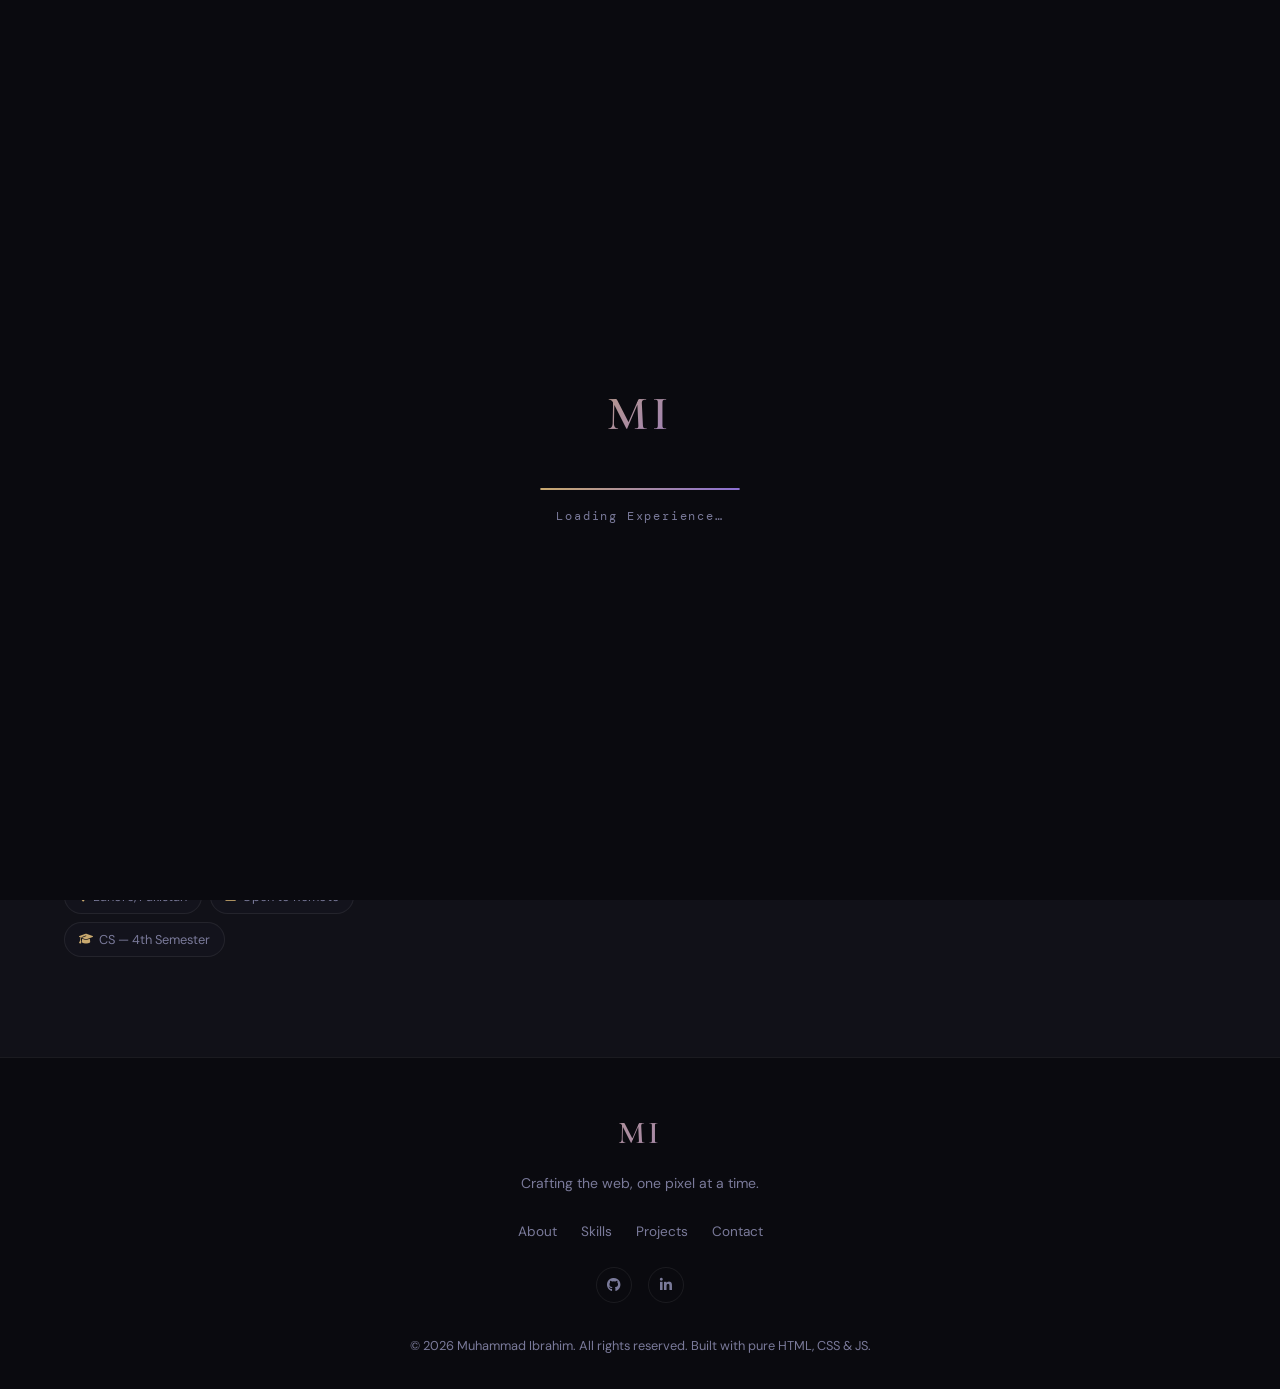
<file: about.html>
<!DOCTYPE html>
<html lang="en" data-theme="dark">
    <head>
        <meta charset="UTF-8">
        <meta name="viewport" content="width=device-width, initial-scale=1.0">
        <meta name="description" content="About Muhammad Ibrahim — frontend developer and Computer Science student in Lahore, Pakistan.">
        <meta name="author" content="Muhammad Ibrahim">
        <title>About — Muhammad Ibrahim</title>
        <link rel="preconnect" href="https://fonts.googleapis.com">
        <link rel="preconnect" href="https://fonts.gstatic.com" crossorigin>
        <link href="https://fonts.googleapis.com/css2?family=Cormorant+Garamond:ital,wght@0,300;0,400;0,600;1,300;1,400&family=DM+Sans:wght@300;400;500&family=DM+Mono:wght@400;500&display=swap" rel="stylesheet">
        <link rel="stylesheet" href="https://cdnjs.cloudflare.com/ajax/libs/font-awesome/6.5.0/css/all.min.css">
        <link rel="stylesheet" href="style.css">
    </head>
    <body>
        <div id="preloader" aria-hidden="true">
            <div class="preloader-inner">
                <div class="preloader-logo">MI</div>
                <div class="preloader-bar"><div class="preloader-fill"></div></div>
                <div class="preloader-text">Loading Experience…</div>
            </div>
        </div>
        <div id="cursor" aria-hidden="true"></div>
        <div id="cursor-follower" aria-hidden="true"></div>
        <button id="back-to-top" aria-label="Back to top"><i class="fas fa-arrow-up"></i></button>
        <header id="navbar" role="banner">
            <nav class="nav-container" aria-label="Main navigation">
                <a href="index.html" class="nav-logo" aria-label="Muhammad Ibrahim Home">MI</a>
                <ul class="nav-links" role="list">
                    <li><a href="about.html" class="nav-link active">About</a></li>
<li><a href="skills.html" class="nav-link">Skills</a></li>
<li><a href="projects.html" class="nav-link">Projects</a></li>
<li><a href="experience.html" class="nav-link">Experience</a></li>
<li><a href="awards.html" class="nav-link">Awards</a></li>
<li><a href="contact.html" class="nav-link">Contact</a></li>

                </ul>
                <div class="nav-actions">
                    <button id="theme-toggle" aria-label="Toggle dark/light mode" title="Toggle theme">
                        <i class="fas fa-moon" id="theme-icon"></i>
                    </button>
                    <a href="contact.html" class="btn-hire" aria-label="Hire Me">Hire Me</a>
                    <button class="hamburger" id="hamburger" aria-label="Open menu" aria-expanded="false">
                        <span></span><span></span><span></span>
                    </button>
                </div>
            </nav>
            <div class="mobile-menu" id="mobile-menu" aria-hidden="true">
                <ul>
                    <li><a href="about.html" class="mobile-link">About</a></li>
<li><a href="skills.html" class="mobile-link">Skills</a></li>
<li><a href="projects.html" class="mobile-link">Projects</a></li>
<li><a href="experience.html" class="mobile-link">Experience</a></li>
<li><a href="awards.html" class="mobile-link">Awards</a></li>
<li><a href="contact.html" class="mobile-link">Contact</a></li>

                </ul>
            </div>
        </header>
        <main>
            <section id="about" aria-labelledby="about-heading" style="padding-top:150px">
                <div class="container">
                    <div class="section-label reveal">About Me</div>
                    <h2 id="about-heading" class="section-title reveal">
                        The Story
                        <em>Behind</em>
                        the Code
                    </h2>
                    <div class="about-grid">
                        <div class="about-image-col reveal">
                            <div class="about-img-frame">
                                <img src="photo.jpeg" alt="Muhammad Ibrahim portrait" class="about-photo" loading="lazy"
                                    onerror="this.style.display='none';this.parentElement.querySelector('.about-photo-ph').style.display='flex'">
                                <div class="about-photo-ph" style="display:none"><i class="fas fa-user"></i></div>
                                <div class="about-img-accent" aria-hidden="true"></div>
                            </div>
                            <div class="about-quick-info">
                                <div class="info-chip"><i class="fas fa-map-marker-alt"></i> Lahore, Pakistan</div>
                                <div class="info-chip"><i class="fas fa-briefcase"></i> Open to Remote</div>
                                <div class="info-chip"><i class="fas fa-graduation-cap"></i> CS — 4th Semester</div>
                            </div>
                        </div>
                        <div class="about-text-col">
                            <p class="about-intro reveal">
                                Hi, I'm <strong>Muhammad Ibrahim</strong> — a passionate frontend developer who turns ideas into beautiful, functional web experiences.
                            </p>
                            <p class="about-body reveal">I'm currently in my 4th semester of Computer Science, and I've spent that time building real projects — not just studying. From weather apps and drawing tools to movie finders and restaurant UIs, I love learning by doing.</p>
                            <p class="about-body reveal">My stack is the classic trio: HTML, CSS, and JavaScript. I believe you should master the fundamentals before anything else, and that's exactly what I'm doing — one project at a time.</p>
                            <p class="about-body reveal">I'm always looking to improve, collaborate, and take on new challenges. If you have an idea or opportunity, let's talk.</p>
                            <div class="about-cta reveal">
                                <a href="contact.html" class="btn-primary">Let's Connect <i class="fas fa-arrow-right"></i></a>
                                <a href="projects.html" class="btn-text">See My Work <i class="fas fa-external-link-alt"></i></a>
                            </div>
                        </div>
                    </div>
                </div>
            </section>
            <div id="project-modal" class="modal-overlay" role="dialog" aria-modal="true" aria-labelledby="modal-title" aria-hidden="true">
                <div class="modal-box">
                    <button class="modal-close" id="modal-close" aria-label="Close modal"><i class="fas fa-times"></i></button>
                    <div class="modal-img-wrap"><div class="modal-img-ph" id="modal-icon"><i class="fas fa-globe"></i></div></div>
                    <div class="modal-content">
                        <h3 id="modal-title" class="modal-title"></h3>
                        <p id="modal-desc" class="modal-desc"></p>
                        <div id="modal-tags" class="modal-tags"></div>
                        <div id="modal-features" class="modal-features"></div>
                        <div class="modal-actions">
                            <a href="#" class="btn-primary" id="modal-live"><i class="fas fa-external-link-alt"></i> Live Demo</a>
                            <a href="#" class="btn-outline" id="modal-code"><i class="fab fa-github"></i> Source Code</a>
                        </div>
                    </div>
                </div>
            </div>
            <div class="testimonials-slider" role="region" aria-label="Testimonials" style="display:none" aria-hidden="true">
                
                <div class="testimonials-track" id="testimonials-track">
                    <div class="testimonial-card" role="article">
                        <p class="testimonial-text">placeholder</p>
                    </div>
                </div>
                <div class="slider-controls">
                    <button class="slider-btn" id="slider-prev" aria-label="Previous testimonial"><i class="fas fa-chevron-left"></i></button>
                    <div class="slider-dots" id="slider-dots" role="tablist"></div>
                    <button class="slider-btn" id="slider-next" aria-label="Next testimonial"><i class="fas fa-chevron-right"></i></button>
                </div>

            </div>
            <form class="contact-form" id="contact-form" novalidate aria-label="Contact form" style="display:none" aria-hidden="true">
                <div class="form-group">
                    <label for="name">Name</label>
                    <input type="text" id="name" name="name" placeholder="Your full name" required aria-required="true">
                </div>
                <div class="form-group">
                    <label for="email">Email</label>
                    <input type="email" id="email" name="email" placeholder="your@email.com" required aria-required="true">
                </div>
                <div class="form-group">
                    <label for="subject">Subject</label>
                    <input type="text" id="subject" name="subject" placeholder="Project inquiry">
                </div>
                <div class="form-group">
                    <label for="message">Message</label>
                    <textarea id="message" name="message" rows="5" placeholder="Tell me about your project…" required aria-required="true"></textarea>
                </div>
                <button type="submit" class="btn-primary btn-full" aria-label="Send message">Send Message <i class="fas fa-paper-plane"></i></button>
                <div class="form-success" id="form-success" role="alert" aria-live="polite">
                    <i class="fas fa-check-circle"></i> Message sent! I'll be in touch soon.
                </div>
            </form>
        </main>
        <footer id="footer" role="contentinfo">
            <div class="footer-container">
                <div class="footer-logo">MI</div>
                <p class="footer-tagline">Crafting the web, one pixel at a time.</p>
                <div class="footer-links">
                    <a href="about.html">About</a>
                    <a href="skills.html">Skills</a>
                    <a href="projects.html">Projects</a>
                    <a href="contact.html">Contact</a>
                </div>
                <div class="footer-social">
                    <a href="https://github.com/muhammadibrahem" aria-label="GitHub"><i class="fab fa-github"></i></a>
                    <a href="https://www.linkedin.com/in/muhammad-ibrahim-3a3673318/" aria-label="LinkedIn"><i class="fab fa-linkedin-in"></i></a>
                </div>
                <p class="footer-copy">© 2026 Muhammad Ibrahim. All rights reserved. Built with pure HTML, CSS &amp; JS.</p>
            </div>
        </footer>
        <script src="script.js"></script>
    </body>
</html>
</file>
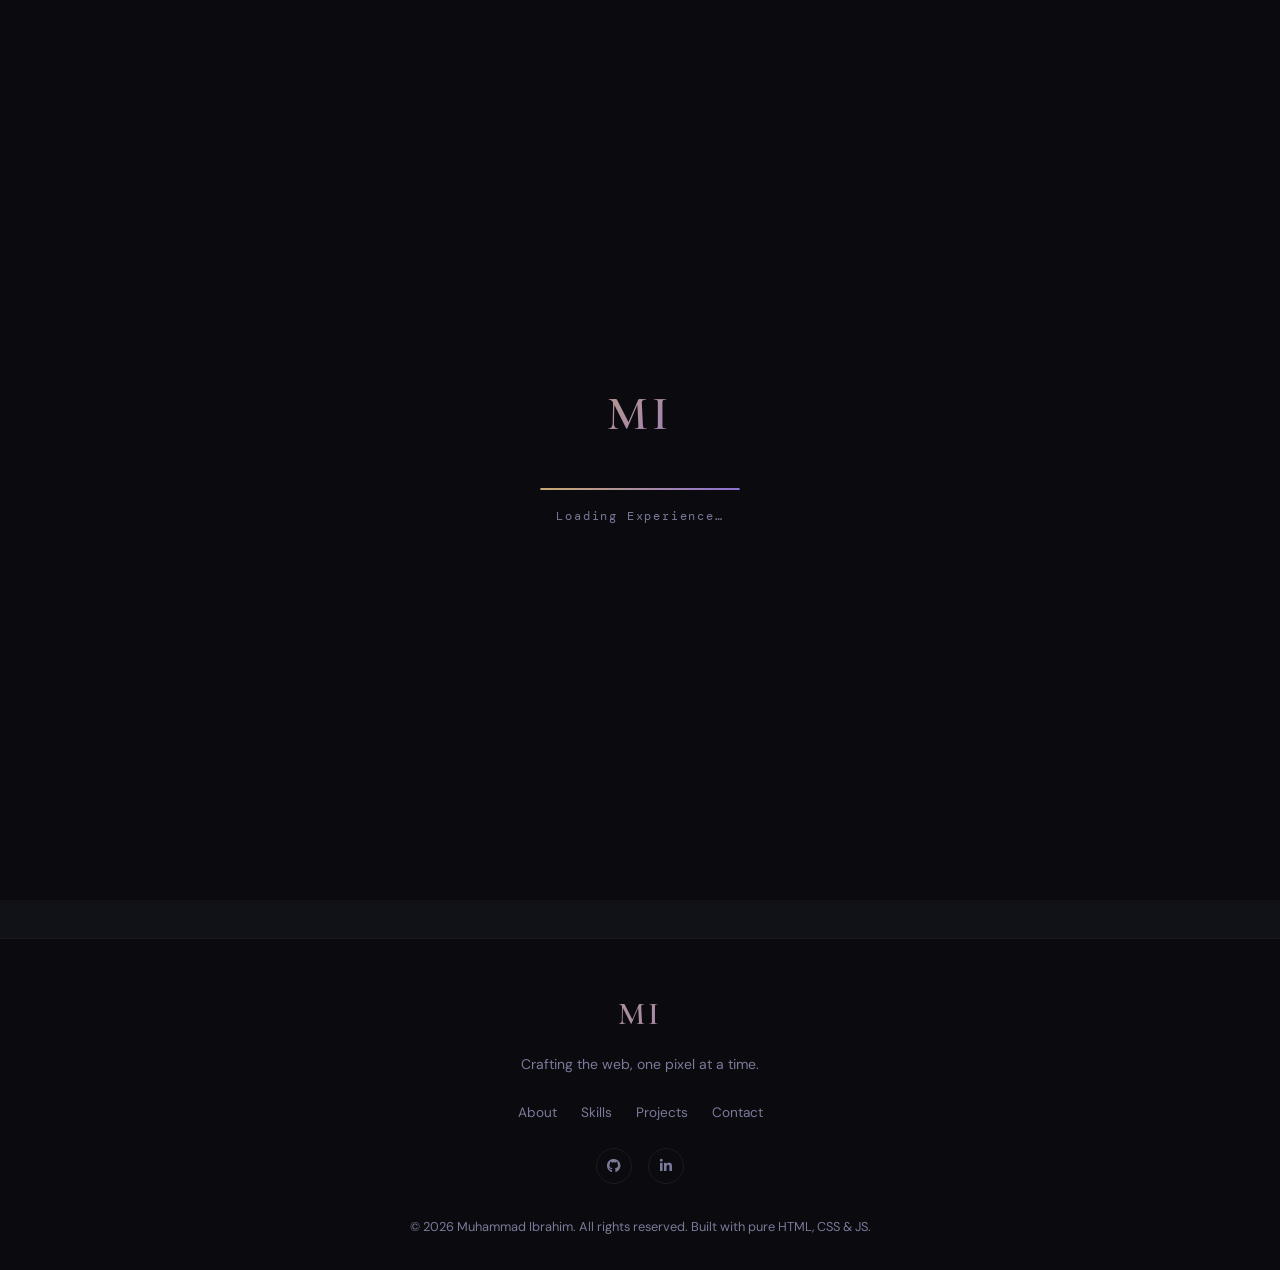
<file: awards.html>
<!DOCTYPE html>
<html lang="en" data-theme="dark">
    <head>
        <meta charset="UTF-8">
        <meta name="viewport" content="width=device-width, initial-scale=1.0">
        <meta name="description" content="Awards, certificates, and milestones earned by Muhammad Ibrahim.">
        <meta name="author" content="Muhammad Ibrahim">
        <title>Awards — Muhammad Ibrahim</title>
        <link rel="preconnect" href="https://fonts.googleapis.com">
        <link rel="preconnect" href="https://fonts.gstatic.com" crossorigin>
        <link href="https://fonts.googleapis.com/css2?family=Cormorant+Garamond:ital,wght@0,300;0,400;0,600;1,300;1,400&family=DM+Sans:wght@300;400;500&family=DM+Mono:wght@400;500&display=swap" rel="stylesheet">
        <link rel="stylesheet" href="https://cdnjs.cloudflare.com/ajax/libs/font-awesome/6.5.0/css/all.min.css">
        <link rel="stylesheet" href="style.css">
    </head>
    <body>
        <div id="preloader" aria-hidden="true">
            <div class="preloader-inner">
                <div class="preloader-logo">MI</div>
                <div class="preloader-bar"><div class="preloader-fill"></div></div>
                <div class="preloader-text">Loading Experience…</div>
            </div>
        </div>
        <div id="cursor" aria-hidden="true"></div>
        <div id="cursor-follower" aria-hidden="true"></div>
        <button id="back-to-top" aria-label="Back to top"><i class="fas fa-arrow-up"></i></button>
        <header id="navbar" role="banner">
            <nav class="nav-container" aria-label="Main navigation">
                <a href="index.html" class="nav-logo" aria-label="Muhammad Ibrahim Home">MI</a>
                <ul class="nav-links" role="list">
                    <li><a href="about.html" class="nav-link">About</a></li>
<li><a href="skills.html" class="nav-link">Skills</a></li>
<li><a href="projects.html" class="nav-link">Projects</a></li>
<li><a href="experience.html" class="nav-link">Experience</a></li>
<li><a href="awards.html" class="nav-link active">Awards</a></li>
<li><a href="contact.html" class="nav-link">Contact</a></li>

                </ul>
                <div class="nav-actions">
                    <button id="theme-toggle" aria-label="Toggle dark/light mode" title="Toggle theme">
                        <i class="fas fa-moon" id="theme-icon"></i>
                    </button>
                    <a href="contact.html" class="btn-hire" aria-label="Hire Me">Hire Me</a>
                    <button class="hamburger" id="hamburger" aria-label="Open menu" aria-expanded="false">
                        <span></span><span></span><span></span>
                    </button>
                </div>
            </nav>
            <div class="mobile-menu" id="mobile-menu" aria-hidden="true">
                <ul>
                    <li><a href="about.html" class="mobile-link">About</a></li>
<li><a href="skills.html" class="mobile-link">Skills</a></li>
<li><a href="projects.html" class="mobile-link">Projects</a></li>
<li><a href="experience.html" class="mobile-link">Experience</a></li>
<li><a href="awards.html" class="mobile-link">Awards</a></li>
<li><a href="contact.html" class="mobile-link">Contact</a></li>

                </ul>
            </div>
        </header>
        <main>
            <section id="achievements" aria-labelledby="ach-heading" style="padding-top:150px">
                <div class="container">
                    <div class="section-label reveal">Recognition</div>
                    <h2 id="ach-heading" class="section-title reveal">Awards <em>&amp;</em> Milestones</h2>
                    <div class="ach-grid">
                        <div class="ach-card reveal">
                            <div class="ach-icon"><i class="fas fa-award"></i></div>
                            <h3>Dean's Honor List</h3>
                            <p>Recognized for maintaining top academic standing across two consecutive semesters in the CS program.</p>
                            <span class="ach-year">Fall 2024 &amp; Spring 2025</span>
                        </div>
                        <div class="ach-card reveal">
                            <div class="ach-icon"><i class="fas fa-users"></i></div>
                            <h3>Web Dev Club — Core Member</h3>
                            <p>Helps run weekly workshops for first-year students on HTML, CSS, and JavaScript basics.</p>
                            <span class="ach-year">2024 — Present</span>
                        </div>
                        <div class="ach-card reveal">
                            <div class="ach-icon"><i class="fas fa-trophy"></i></div>
                            <h3>University Hackathon — Finalist</h3>
                            <p>Built a working prototype in 24 hours as part of a 3-person team; placed among the top entries.</p>
                            <span class="ach-year">2025</span>
                        </div>
                        <div class="ach-card reveal">
                            <div class="ach-icon"><i class="fas fa-certificate"></i></div>
                            <h3>JavaScript Algorithms Certificate</h3>
                            <p>Completed the full curriculum covering ES6, algorithms, and data structures.</p>
                            <span class="ach-year">freeCodeCamp, 2024</span>
                        </div>
                        <div class="ach-card reveal">
                            <div class="ach-icon"><i class="fas fa-code-branch"></i></div>
                            <h3>12 Deployed Projects</h3>
                            <p>Every project on this site is live or on GitHub — not just written about, actually shipped.</p>
                            <span class="ach-year">2023 — Present</span>
                        </div>
                        <div class="ach-card reveal">
                            <div class="ach-icon"><i class="fas fa-comments"></i></div>
                            <h3>Peer Mentor</h3>
                            <p>Informally mentors classmates on debugging and frontend basics outside of class.</p>
                            <span class="ach-year">2025</span>
                        </div>
                    </div>
                </div>
            </section>
            <div id="project-modal" class="modal-overlay" role="dialog" aria-modal="true" aria-labelledby="modal-title" aria-hidden="true">
                <div class="modal-box">
                    <button class="modal-close" id="modal-close" aria-label="Close modal"><i class="fas fa-times"></i></button>
                    <div class="modal-img-wrap"><div class="modal-img-ph" id="modal-icon"><i class="fas fa-globe"></i></div></div>
                    <div class="modal-content">
                        <h3 id="modal-title" class="modal-title"></h3>
                        <p id="modal-desc" class="modal-desc"></p>
                        <div id="modal-tags" class="modal-tags"></div>
                        <div id="modal-features" class="modal-features"></div>
                        <div class="modal-actions">
                            <a href="#" class="btn-primary" id="modal-live"><i class="fas fa-external-link-alt"></i> Live Demo</a>
                            <a href="#" class="btn-outline" id="modal-code"><i class="fab fa-github"></i> Source Code</a>
                        </div>
                    </div>
                </div>
            </div>
            <div class="testimonials-slider" role="region" aria-label="Testimonials" style="display:none" aria-hidden="true">
                
                <div class="testimonials-track" id="testimonials-track">
                    <div class="testimonial-card" role="article">
                        <p class="testimonial-text">placeholder</p>
                    </div>
                </div>
                <div class="slider-controls">
                    <button class="slider-btn" id="slider-prev" aria-label="Previous testimonial"><i class="fas fa-chevron-left"></i></button>
                    <div class="slider-dots" id="slider-dots" role="tablist"></div>
                    <button class="slider-btn" id="slider-next" aria-label="Next testimonial"><i class="fas fa-chevron-right"></i></button>
                </div>

            </div>
            <form class="contact-form" id="contact-form" novalidate aria-label="Contact form" style="display:none" aria-hidden="true">
                <div class="form-group">
                    <label for="name">Name</label>
                    <input type="text" id="name" name="name" placeholder="Your full name" required aria-required="true">
                </div>
                <div class="form-group">
                    <label for="email">Email</label>
                    <input type="email" id="email" name="email" placeholder="your@email.com" required aria-required="true">
                </div>
                <div class="form-group">
                    <label for="subject">Subject</label>
                    <input type="text" id="subject" name="subject" placeholder="Project inquiry">
                </div>
                <div class="form-group">
                    <label for="message">Message</label>
                    <textarea id="message" name="message" rows="5" placeholder="Tell me about your project…" required aria-required="true"></textarea>
                </div>
                <button type="submit" class="btn-primary btn-full" aria-label="Send message">Send Message <i class="fas fa-paper-plane"></i></button>
                <div class="form-success" id="form-success" role="alert" aria-live="polite">
                    <i class="fas fa-check-circle"></i> Message sent! I'll be in touch soon.
                </div>
            </form>
        </main>
        <footer id="footer" role="contentinfo">
            <div class="footer-container">
                <div class="footer-logo">MI</div>
                <p class="footer-tagline">Crafting the web, one pixel at a time.</p>
                <div class="footer-links">
                    <a href="about.html">About</a>
                    <a href="skills.html">Skills</a>
                    <a href="projects.html">Projects</a>
                    <a href="contact.html">Contact</a>
                </div>
                <div class="footer-social">
                    <a href="https://github.com/muhammadibrahem" aria-label="GitHub"><i class="fab fa-github"></i></a>
                    <a href="https://www.linkedin.com/in/muhammad-ibrahim-3a3673318/" aria-label="LinkedIn"><i class="fab fa-linkedin-in"></i></a>
                </div>
                <p class="footer-copy">© 2026 Muhammad Ibrahim. All rights reserved. Built with pure HTML, CSS &amp; JS.</p>
            </div>
        </footer>
        <script src="script.js"></script>
    </body>
</html>
</file>
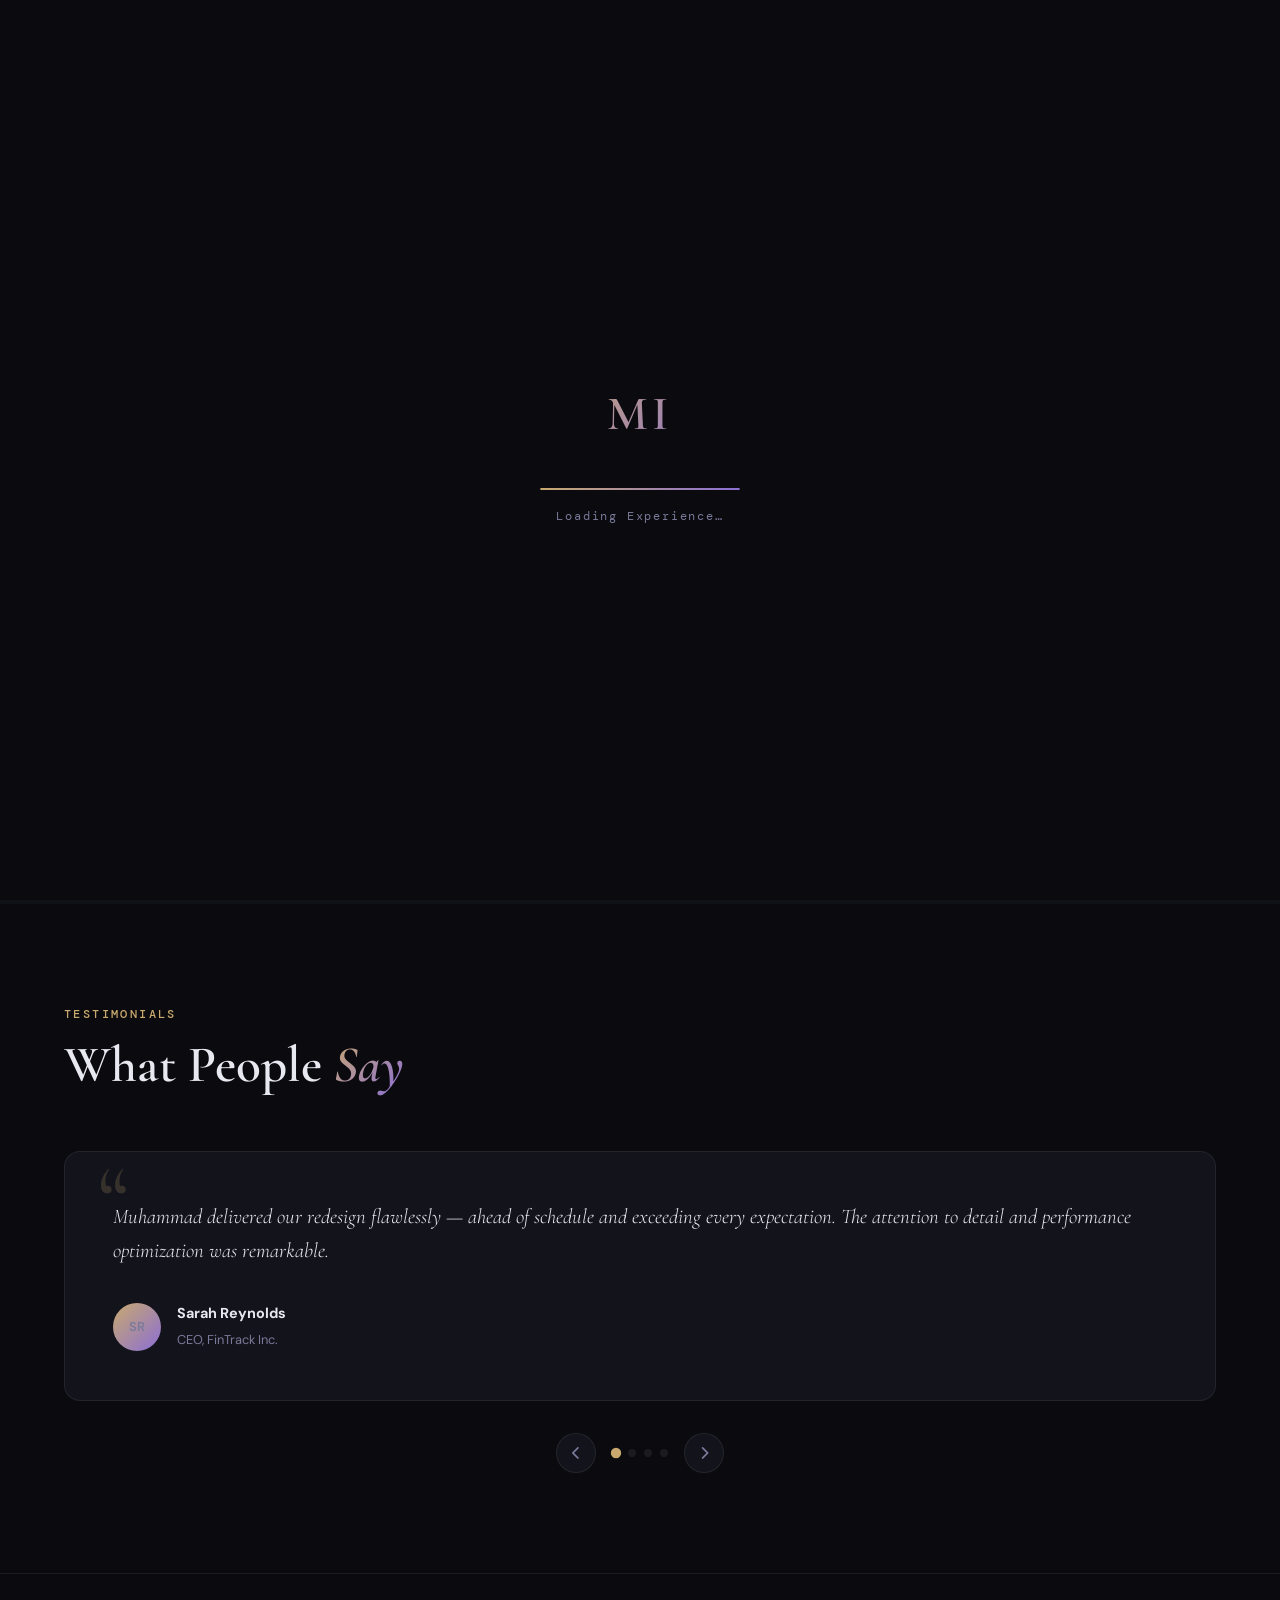
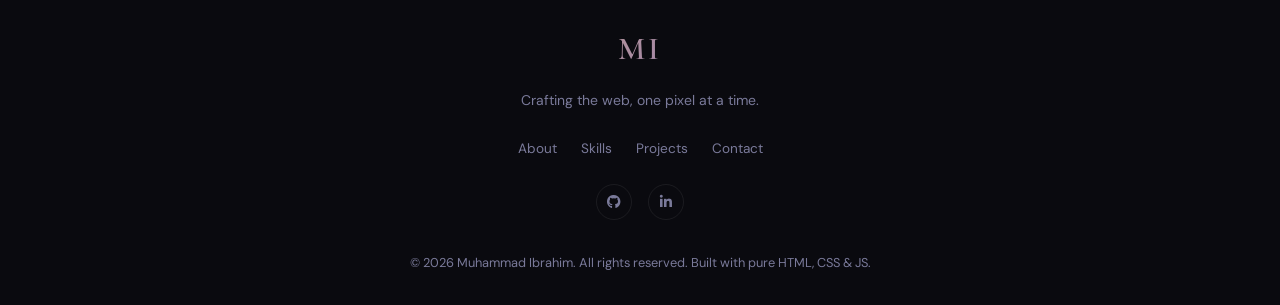
<file: contact.html>
<!DOCTYPE html>
<html lang="en" data-theme="dark">
    <head>
        <meta charset="UTF-8">
        <meta name="viewport" content="width=device-width, initial-scale=1.0">
        <meta name="description" content="Get in touch with Muhammad Ibrahim, frontend developer based in Lahore, Pakistan.">
        <meta name="author" content="Muhammad Ibrahim">
        <title>Contact — Muhammad Ibrahim</title>
        <link rel="preconnect" href="https://fonts.googleapis.com">
        <link rel="preconnect" href="https://fonts.gstatic.com" crossorigin>
        <link href="https://fonts.googleapis.com/css2?family=Cormorant+Garamond:ital,wght@0,300;0,400;0,600;1,300;1,400&family=DM+Sans:wght@300;400;500&family=DM+Mono:wght@400;500&display=swap" rel="stylesheet">
        <link rel="stylesheet" href="https://cdnjs.cloudflare.com/ajax/libs/font-awesome/6.5.0/css/all.min.css">
        <link rel="stylesheet" href="style.css">
    </head>
    <body>
        <div id="preloader" aria-hidden="true">
            <div class="preloader-inner">
                <div class="preloader-logo">MI</div>
                <div class="preloader-bar"><div class="preloader-fill"></div></div>
                <div class="preloader-text">Loading Experience…</div>
            </div>
        </div>
        <div id="cursor" aria-hidden="true"></div>
        <div id="cursor-follower" aria-hidden="true"></div>
        <button id="back-to-top" aria-label="Back to top"><i class="fas fa-arrow-up"></i></button>
        <header id="navbar" role="banner">
            <nav class="nav-container" aria-label="Main navigation">
                <a href="index.html" class="nav-logo" aria-label="Muhammad Ibrahim Home">MI</a>
                <ul class="nav-links" role="list">
                    <li><a href="about.html" class="nav-link">About</a></li>
<li><a href="skills.html" class="nav-link">Skills</a></li>
<li><a href="projects.html" class="nav-link">Projects</a></li>
<li><a href="experience.html" class="nav-link">Experience</a></li>
<li><a href="awards.html" class="nav-link">Awards</a></li>
<li><a href="contact.html" class="nav-link active">Contact</a></li>

                </ul>
                <div class="nav-actions">
                    <button id="theme-toggle" aria-label="Toggle dark/light mode" title="Toggle theme">
                        <i class="fas fa-moon" id="theme-icon"></i>
                    </button>
                    <a href="contact.html" class="btn-hire" aria-label="Hire Me">Hire Me</a>
                    <button class="hamburger" id="hamburger" aria-label="Open menu" aria-expanded="false">
                        <span></span><span></span><span></span>
                    </button>
                </div>
            </nav>
            <div class="mobile-menu" id="mobile-menu" aria-hidden="true">
                <ul>
                    <li><a href="about.html" class="mobile-link">About</a></li>
<li><a href="skills.html" class="mobile-link">Skills</a></li>
<li><a href="projects.html" class="mobile-link">Projects</a></li>
<li><a href="experience.html" class="mobile-link">Experience</a></li>
<li><a href="awards.html" class="mobile-link">Awards</a></li>
<li><a href="contact.html" class="mobile-link">Contact</a></li>

                </ul>
            </div>
        </header>
        <main>
            <section id="contact" aria-labelledby="contact-heading" style="padding-top:150px">
                <div class="container">
                    <div class="section-label reveal">Contact</div>
                    <h2 id="contact-heading" class="section-title reveal">Let's <em>Build</em> Together</h2>
                    <div class="contact-grid">
                        <div class="contact-info reveal">
                            <p class="contact-intro">Have a project in mind or just want to chat? I'm always open to new opportunities and collaborations.</p>
                            <div class="contact-details">
                                <a href="https://mail.google.com/mail/?view=cm&fs=1&to=muibraheem662@gmail.com" target="_blank" class="contact-item" aria-label="Email Muhammad">
                                    <div class="contact-item-icon"><i class="fas fa-envelope"></i></div>
                                    <div><strong>Email</strong><span>muibraheem662@gmail.com</span></div>
                                </a>
                                <a href="tel:+923295903716" class="contact-item" aria-label="Call Muhammad">
                                    <div class="contact-item-icon"><i class="fas fa-phone"></i></div>
                                    <div><strong>Phone</strong><span>+92 329 590 3716</span></div>
                                </a>
                                <div class="contact-item">
                                    <div class="contact-item-icon"><i class="fas fa-map-marker-alt"></i></div>
                                    <div><strong>Location</strong><span>Lahore, Pakistan</span></div>
                                </div>
                            </div>
                            <div class="contact-social">
                                <a href="https://github.com/muhammadibrahem" aria-label="GitHub profile" class="social-link"><i class="fab fa-github"></i></a>
                                <a href="https://www.linkedin.com/in/muhammad-ibrahim-3a3673318/" aria-label="LinkedIn profile" class="social-link"><i class="fab fa-linkedin-in"></i></a>
                            </div>
                        </div>
                                    <form class="contact-form" id="contact-form" novalidate aria-label="Contact form">
                <div class="form-group">
                    <label for="name">Name</label>
                    <input type="text" id="name" name="name" placeholder="Your full name" required aria-required="true">
                </div>
                <div class="form-group">
                    <label for="email">Email</label>
                    <input type="email" id="email" name="email" placeholder="your@email.com" required aria-required="true">
                </div>
                <div class="form-group">
                    <label for="subject">Subject</label>
                    <input type="text" id="subject" name="subject" placeholder="Project inquiry">
                </div>
                <div class="form-group">
                    <label for="message">Message</label>
                    <textarea id="message" name="message" rows="5" placeholder="Tell me about your project…" required aria-required="true"></textarea>
                </div>
                <button type="submit" class="btn-primary btn-full" aria-label="Send message">Send Message <i class="fas fa-paper-plane"></i></button>
                <div class="form-success" id="form-success" role="alert" aria-live="polite">
                    <i class="fas fa-check-circle"></i> Message sent! I'll be in touch soon.
                </div>
            </form>
                    </div>
                </div>
            </section>
            <section id="testimonials" aria-labelledby="test-heading">
                <div class="container">
                    <div class="section-label reveal">Testimonials</div>
                    <h2 id="test-heading" class="section-title reveal">What People <em>Say</em></h2>
                    <div class="testimonials-slider" role="region" aria-label="Testimonials">

                <div class="testimonials-track" id="testimonials-track">
                    <div class="testimonial-card" role="article">
                        <div class="testimonial-quote" aria-hidden="true">&ldquo;</div>
                        <p class="testimonial-text">Muhammad delivered our redesign flawlessly — ahead of schedule and exceeding every expectation. The attention to detail and performance optimization was remarkable.</p>
                        <div class="testimonial-author">
                            <div class="testimonial-avatar"><span>SR</span></div>
                            <div><strong>Sarah Reynolds</strong><span>CEO, FinTrack Inc.</span></div>
                        </div>
                    </div>
                    <div class="testimonial-card" role="article">
                        <div class="testimonial-quote" aria-hidden="true">&ldquo;</div>
                        <p class="testimonial-text">Rarely do you find a developer who understands both code and design so fluently. Muhammad built our product UI from scratch and it's now our biggest competitive advantage.</p>
                        <div class="testimonial-author">
                            <div class="testimonial-avatar"><span>MK</span></div>
                            <div><strong>Marcus Kim</strong><span>CTO, TaskFlow</span></div>
                        </div>
                    </div>
                    <div class="testimonial-card" role="article">
                        <div class="testimonial-quote" aria-hidden="true">&ldquo;</div>
                        <p class="testimonial-text">Our e-commerce conversion rate increased after Muhammad revamped the frontend. Professional, communicative, and incredibly talented.</p>
                        <div class="testimonial-author">
                            <div class="testimonial-avatar"><span>LA</span></div>
                            <div><strong>Layla Ahmed</strong><span>Founder, ShopSphere</span></div>
                        </div>
                    </div>
                    <div class="testimonial-card" role="article">
                        <div class="testimonial-quote" aria-hidden="true">&ldquo;</div>
                        <p class="testimonial-text">Muhammad's work on our design system saved our team hundreds of hours. The documentation, the components, the accessibility — all top tier.</p>
                        <div class="testimonial-author">
                            <div class="testimonial-avatar"><span>JP</span></div>
                            <div><strong>James Parker</strong><span>Design Lead, Lumina</span></div>
                        </div>
                    </div>
                </div>
                <div class="slider-controls" aria-label="Slider controls">
                    <button class="slider-btn" id="slider-prev" aria-label="Previous testimonial"><i class="fas fa-chevron-left"></i></button>
                    <div class="slider-dots" id="slider-dots" role="tablist" aria-label="Testimonial navigation"></div>
                    <button class="slider-btn" id="slider-next" aria-label="Next testimonial"><i class="fas fa-chevron-right"></i></button>
                </div>

                    </div>
                </div>
            </section>
            <div id="project-modal" class="modal-overlay" role="dialog" aria-modal="true" aria-labelledby="modal-title" aria-hidden="true">
                <div class="modal-box">
                    <button class="modal-close" id="modal-close" aria-label="Close modal"><i class="fas fa-times"></i></button>
                    <div class="modal-img-wrap"><div class="modal-img-ph" id="modal-icon"><i class="fas fa-globe"></i></div></div>
                    <div class="modal-content">
                        <h3 id="modal-title" class="modal-title"></h3>
                        <p id="modal-desc" class="modal-desc"></p>
                        <div id="modal-tags" class="modal-tags"></div>
                        <div id="modal-features" class="modal-features"></div>
                        <div class="modal-actions">
                            <a href="#" class="btn-primary" id="modal-live"><i class="fas fa-external-link-alt"></i> Live Demo</a>
                            <a href="#" class="btn-outline" id="modal-code"><i class="fab fa-github"></i> Source Code</a>
                        </div>
                    </div>
                </div>
            </div>
        </main>
        <footer id="footer" role="contentinfo">
            <div class="footer-container">
                <div class="footer-logo">MI</div>
                <p class="footer-tagline">Crafting the web, one pixel at a time.</p>
                <div class="footer-links">
                    <a href="about.html">About</a>
                    <a href="skills.html">Skills</a>
                    <a href="projects.html">Projects</a>
                    <a href="contact.html">Contact</a>
                </div>
                <div class="footer-social">
                    <a href="https://github.com/muhammadibrahem" aria-label="GitHub"><i class="fab fa-github"></i></a>
                    <a href="https://www.linkedin.com/in/muhammad-ibrahim-3a3673318/" aria-label="LinkedIn"><i class="fab fa-linkedin-in"></i></a>
                </div>
                <p class="footer-copy">© 2026 Muhammad Ibrahim. All rights reserved. Built with pure HTML, CSS &amp; JS.</p>
            </div>
        </footer>
        <script src="script.js"></script>
    </body>
</html>
</file>
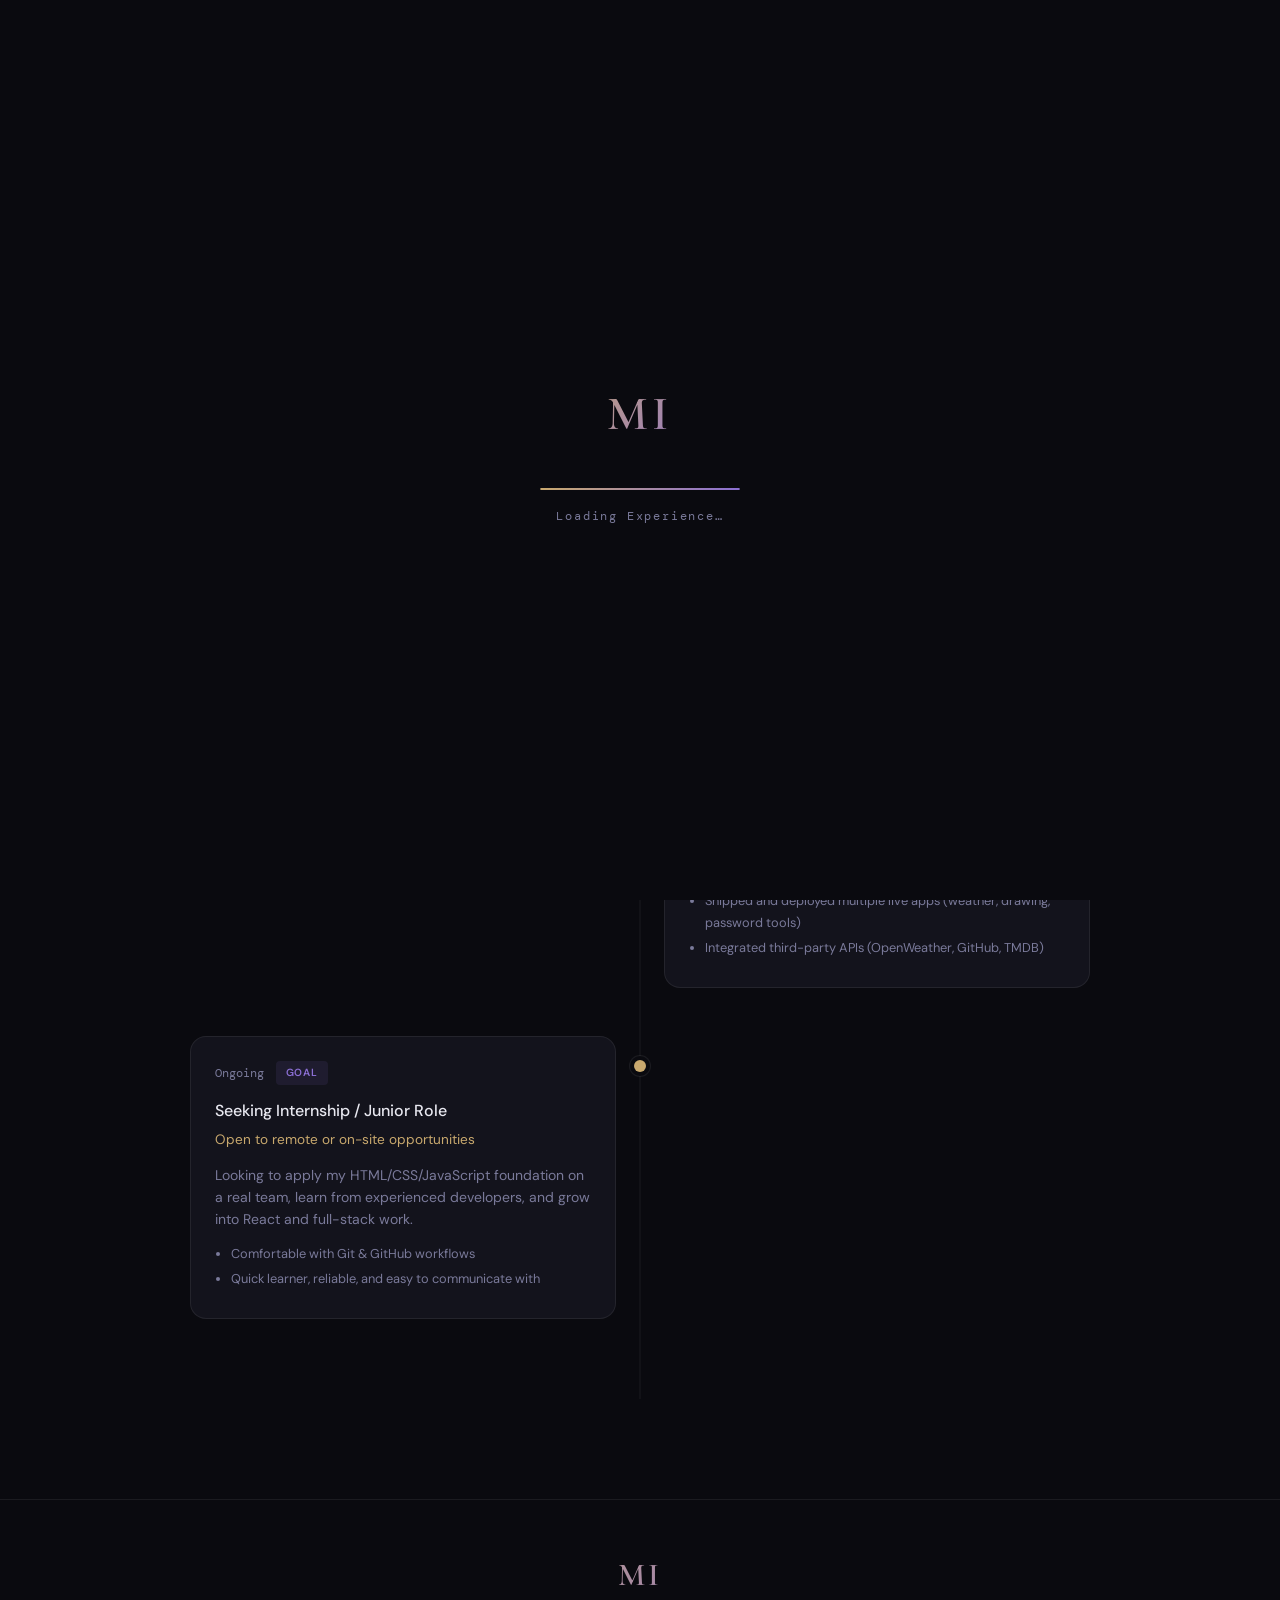
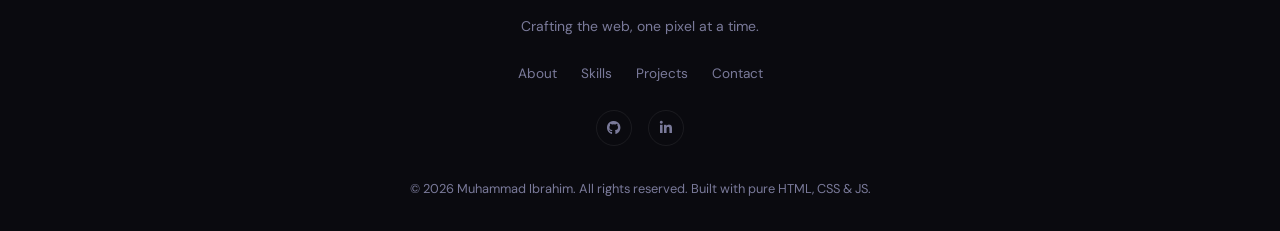
<file: experience.html>
<!DOCTYPE html>
<html lang="en" data-theme="dark">
    <head>
        <meta charset="UTF-8">
        <meta name="viewport" content="width=device-width, initial-scale=1.0">
        <meta name="description" content="Education and project experience of Muhammad Ibrahim, a Computer Science student and frontend developer.">
        <meta name="author" content="Muhammad Ibrahim">
        <title>Experience — Muhammad Ibrahim</title>
        <link rel="preconnect" href="https://fonts.googleapis.com">
        <link rel="preconnect" href="https://fonts.gstatic.com" crossorigin>
        <link href="https://fonts.googleapis.com/css2?family=Cormorant+Garamond:ital,wght@0,300;0,400;0,600;1,300;1,400&family=DM+Sans:wght@300;400;500&family=DM+Mono:wght@400;500&display=swap" rel="stylesheet">
        <link rel="stylesheet" href="https://cdnjs.cloudflare.com/ajax/libs/font-awesome/6.5.0/css/all.min.css">
        <link rel="stylesheet" href="style.css">
    </head>
    <body>
        <div id="preloader" aria-hidden="true">
            <div class="preloader-inner">
                <div class="preloader-logo">MI</div>
                <div class="preloader-bar"><div class="preloader-fill"></div></div>
                <div class="preloader-text">Loading Experience…</div>
            </div>
        </div>
        <div id="cursor" aria-hidden="true"></div>
        <div id="cursor-follower" aria-hidden="true"></div>
        <button id="back-to-top" aria-label="Back to top"><i class="fas fa-arrow-up"></i></button>
        <header id="navbar" role="banner">
            <nav class="nav-container" aria-label="Main navigation">
                <a href="index.html" class="nav-logo" aria-label="Muhammad Ibrahim Home">MI</a>
                <ul class="nav-links" role="list">
                    <li><a href="about.html" class="nav-link">About</a></li>
<li><a href="skills.html" class="nav-link">Skills</a></li>
<li><a href="projects.html" class="nav-link">Projects</a></li>
<li><a href="experience.html" class="nav-link active">Experience</a></li>
<li><a href="awards.html" class="nav-link">Awards</a></li>
<li><a href="contact.html" class="nav-link">Contact</a></li>

                </ul>
                <div class="nav-actions">
                    <button id="theme-toggle" aria-label="Toggle dark/light mode" title="Toggle theme">
                        <i class="fas fa-moon" id="theme-icon"></i>
                    </button>
                    <a href="contact.html" class="btn-hire" aria-label="Hire Me">Hire Me</a>
                    <button class="hamburger" id="hamburger" aria-label="Open menu" aria-expanded="false">
                        <span></span><span></span><span></span>
                    </button>
                </div>
            </nav>
            <div class="mobile-menu" id="mobile-menu" aria-hidden="true">
                <ul>
                    <li><a href="about.html" class="mobile-link">About</a></li>
<li><a href="skills.html" class="mobile-link">Skills</a></li>
<li><a href="projects.html" class="mobile-link">Projects</a></li>
<li><a href="experience.html" class="mobile-link">Experience</a></li>
<li><a href="awards.html" class="mobile-link">Awards</a></li>
<li><a href="contact.html" class="mobile-link">Contact</a></li>

                </ul>
            </div>
        </header>
        <main>
            <section id="experience" aria-labelledby="exp-heading" style="padding-top:150px">
                <div class="container">
                    <div class="section-label reveal">Journey</div>
                    <h2 id="exp-heading" class="section-title reveal">Experience <em>&amp;</em> Education</h2>
                    <div class="timeline">
                        <div class="timeline-item reveal" data-side="left">
                            <div class="timeline-dot" aria-hidden="true"></div>
                            <div class="timeline-card">
                                <div class="timeline-meta">
                                    <span class="timeline-date">2024 — 2028</span>
                                    <span class="timeline-badge edu">Education</span>
                                </div>
                                <h3>BSc Computer Science</h3>
                                <h4>University of Education, Lahore — currently in 4th semester</h4>
                                <p>Building a foundation in programming, data structures, and web fundamentals, with a strong focus on frontend development on the side.</p>
                                <ul class="timeline-achievements">
                                    <li>Active member of the university web development club</li>
                                    <li>Consistently maintains strong academic standing</li>
                                </ul>
                            </div>
                        </div>
                        <div class="timeline-item reveal" data-side="right">
                            <div class="timeline-dot" aria-hidden="true"></div>
                            <div class="timeline-card">
                                <div class="timeline-meta">
                                    <span class="timeline-date">2023 — Present</span>
                                    <span class="timeline-badge work">Self-Directed</span>
                                </div>
                                <h3>Independent Frontend Developer</h3>
                                <h4>Personal &amp; open-source projects</h4>
                                <p>Learning by building — 12 real, working projects covering APIs, canvas, forms, and interactive UI, using nothing but HTML, CSS, and JavaScript.</p>
                                <ul class="timeline-achievements">
                                    <li>Shipped and deployed multiple live apps (weather, drawing, password tools)</li>
                                    <li>Integrated third-party APIs (OpenWeather, GitHub, TMDB)</li>
                                </ul>
                            </div>
                        </div>
                        <div class="timeline-item reveal" data-side="left">
                            <div class="timeline-dot" aria-hidden="true"></div>
                            <div class="timeline-card">
                                <div class="timeline-meta">
                                    <span class="timeline-date">Ongoing</span>
                                    <span class="timeline-badge intern">Goal</span>
                                </div>
                                <h3>Seeking Internship / Junior Role</h3>
                                <h4>Open to remote or on-site opportunities</h4>
                                <p>Looking to apply my HTML/CSS/JavaScript foundation on a real team, learn from experienced developers, and grow into React and full-stack work.</p>
                                <ul class="timeline-achievements">
                                    <li>Comfortable with Git &amp; GitHub workflows</li>
                                    <li>Quick learner, reliable, and easy to communicate with</li>
                                </ul>
                            </div>
                        </div>
                    </div>
                </div>
            </section>
            <div id="project-modal" class="modal-overlay" role="dialog" aria-modal="true" aria-labelledby="modal-title" aria-hidden="true">
                <div class="modal-box">
                    <button class="modal-close" id="modal-close" aria-label="Close modal"><i class="fas fa-times"></i></button>
                    <div class="modal-img-wrap"><div class="modal-img-ph" id="modal-icon"><i class="fas fa-globe"></i></div></div>
                    <div class="modal-content">
                        <h3 id="modal-title" class="modal-title"></h3>
                        <p id="modal-desc" class="modal-desc"></p>
                        <div id="modal-tags" class="modal-tags"></div>
                        <div id="modal-features" class="modal-features"></div>
                        <div class="modal-actions">
                            <a href="#" class="btn-primary" id="modal-live"><i class="fas fa-external-link-alt"></i> Live Demo</a>
                            <a href="#" class="btn-outline" id="modal-code"><i class="fab fa-github"></i> Source Code</a>
                        </div>
                    </div>
                </div>
            </div>
            <div class="testimonials-slider" role="region" aria-label="Testimonials" style="display:none" aria-hidden="true">
                
                <div class="testimonials-track" id="testimonials-track">
                    <div class="testimonial-card" role="article">
                        <p class="testimonial-text">placeholder</p>
                    </div>
                </div>
                <div class="slider-controls">
                    <button class="slider-btn" id="slider-prev" aria-label="Previous testimonial"><i class="fas fa-chevron-left"></i></button>
                    <div class="slider-dots" id="slider-dots" role="tablist"></div>
                    <button class="slider-btn" id="slider-next" aria-label="Next testimonial"><i class="fas fa-chevron-right"></i></button>
                </div>

            </div>
            <form class="contact-form" id="contact-form" novalidate aria-label="Contact form" style="display:none" aria-hidden="true">
                <div class="form-group">
                    <label for="name">Name</label>
                    <input type="text" id="name" name="name" placeholder="Your full name" required aria-required="true">
                </div>
                <div class="form-group">
                    <label for="email">Email</label>
                    <input type="email" id="email" name="email" placeholder="your@email.com" required aria-required="true">
                </div>
                <div class="form-group">
                    <label for="subject">Subject</label>
                    <input type="text" id="subject" name="subject" placeholder="Project inquiry">
                </div>
                <div class="form-group">
                    <label for="message">Message</label>
                    <textarea id="message" name="message" rows="5" placeholder="Tell me about your project…" required aria-required="true"></textarea>
                </div>
                <button type="submit" class="btn-primary btn-full" aria-label="Send message">Send Message <i class="fas fa-paper-plane"></i></button>
                <div class="form-success" id="form-success" role="alert" aria-live="polite">
                    <i class="fas fa-check-circle"></i> Message sent! I'll be in touch soon.
                </div>
            </form>
        </main>
        <footer id="footer" role="contentinfo">
            <div class="footer-container">
                <div class="footer-logo">MI</div>
                <p class="footer-tagline">Crafting the web, one pixel at a time.</p>
                <div class="footer-links">
                    <a href="about.html">About</a>
                    <a href="skills.html">Skills</a>
                    <a href="projects.html">Projects</a>
                    <a href="contact.html">Contact</a>
                </div>
                <div class="footer-social">
                    <a href="https://github.com/muhammadibrahem" aria-label="GitHub"><i class="fab fa-github"></i></a>
                    <a href="https://www.linkedin.com/in/muhammad-ibrahim-3a3673318/" aria-label="LinkedIn"><i class="fab fa-linkedin-in"></i></a>
                </div>
                <p class="footer-copy">© 2026 Muhammad Ibrahim. All rights reserved. Built with pure HTML, CSS &amp; JS.</p>
            </div>
        </footer>
        <script src="script.js"></script>
    </body>
</html>
</file>
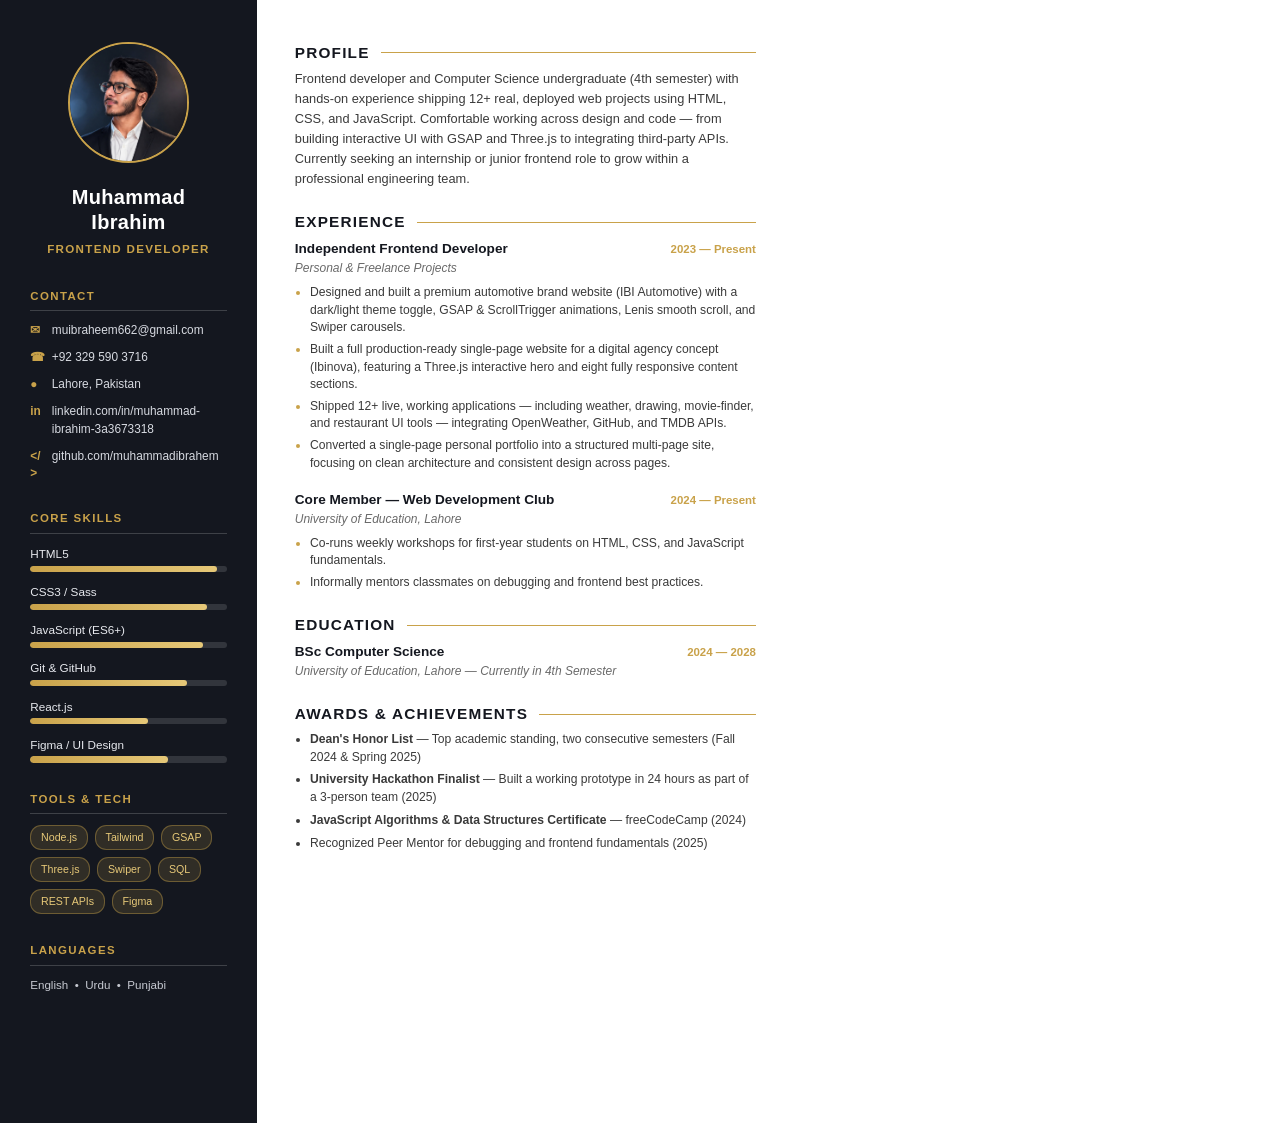
<file: Muhammad_Ibrahim_Resume.html>
<!DOCTYPE html>
<html lang="en">
<head>
<meta charset="UTF-8">
<style>
  @page {
    size: A4;
    margin: 0;
  }
  * { box-sizing: border-box; margin: 0; padding: 0; }
  body {
    font-family: 'Helvetica Neue', Arial, sans-serif;
    color: #232323;
    font-size: 10.3pt;
    line-height: 1.45;
  }
  .page {
    width: 210mm;
    min-height: 297mm;
    display: flex;
  }
  /* ---------- SIDEBAR ---------- */
  .sidebar {
    width: 68mm;
    background: #14171f;
    color: #e7e9ee;
    padding: 11mm 8mm 10mm 8mm;
  }
  .photo-wrap {
    width: 32mm;
    height: 32mm;
    border-radius: 50%;
    overflow: hidden;
    margin: 0 auto 6mm auto;
    border: 2px solid #c9a24a;
  }
  .photo-wrap img {
    width: 100%;
    height: 100%;
    object-fit: cover;
    object-position: center 20%;
  }
  .sidebar h1 {
    font-size: 15pt;
    font-weight: 700;
    text-align: center;
    letter-spacing: 0.3px;
    color: #ffffff;
    line-height: 1.25;
  }
  .sidebar .role {
    text-align: center;
    font-size: 8.7pt;
    color: #c9a24a;
    letter-spacing: 1.3px;
    text-transform: uppercase;
    margin-top: 1.5mm;
    margin-bottom: 8mm;
    font-weight: 600;
  }
  .side-section {
    margin-bottom: 7.5mm;
  }
  .side-heading {
    font-size: 8.6pt;
    text-transform: uppercase;
    letter-spacing: 1.4px;
    color: #c9a24a;
    font-weight: 700;
    margin-bottom: 3mm;
    padding-bottom: 1.5mm;
    border-bottom: 1px solid rgba(255,255,255,0.18);
  }
  .contact-item {
    display: flex;
    gap: 2.5mm;
    font-size: 8.9pt;
    color: #d7dae1;
    margin-bottom: 2.6mm;
    word-break: break-word;
    align-items: flex-start;
  }
  .contact-item .ic {
    color: #c9a24a;
    font-weight: 700;
    width: 3.2mm;
    flex-shrink: 0;
  }
  .skill-row {
    margin-bottom: 3mm;
  }
  .skill-name {
    font-size: 8.8pt;
    color: #e7e9ee;
    margin-bottom: 1mm;
    display: flex;
    justify-content: space-between;
  }
  .skill-bar-bg {
    width: 100%;
    height: 1.6mm;
    background: rgba(255,255,255,0.13);
    border-radius: 2mm;
    overflow: hidden;
  }
  .skill-bar-fill {
    height: 100%;
    background: linear-gradient(90deg, #c9a24a, #e6c878);
    border-radius: 2mm;
  }
  .tag-list {
    display: flex;
    flex-wrap: wrap;
    gap: 1.8mm;
  }
  .tag {
    font-size: 8pt;
    background: rgba(201,162,74,0.16);
    color: #e6c878;
    border: 1px solid rgba(201,162,74,0.4);
    padding: 1mm 2.6mm;
    border-radius: 3mm;
  }
  .side-plain {
    font-size: 8.7pt;
    color: #c7cad2;
    margin-bottom: 2.4mm;
  }
  .side-plain strong {
    color: #ffffff;
    display: block;
    font-size: 8.9pt;
  }

  /* ---------- MAIN ---------- */
  .main {
    flex: 1;
    padding: 11mm 10mm 10mm 10mm;
  }
  .main-heading {
    font-size: 11.5pt;
    font-weight: 700;
    color: #14171f;
    text-transform: uppercase;
    letter-spacing: 1.2px;
    margin-bottom: 1.5mm;
    display: flex;
    align-items: center;
    gap: 3mm;
  }
  .main-heading::after {
    content: "";
    flex: 1;
    height: 1.2px;
    background: #c9a24a;
  }
  .main-section {
    margin-bottom: 6mm;
  }
  .summary-text {
    font-size: 9.6pt;
    color: #3a3a3a;
    line-height: 1.55;
  }
  .entry {
    margin-bottom: 4.6mm;
  }
  .entry-top {
    display: flex;
    justify-content: space-between;
    align-items: baseline;
    gap: 3mm;
  }
  .entry-title {
    font-size: 10.2pt;
    font-weight: 700;
    color: #14171f;
  }
  .entry-sub {
    font-size: 9pt;
    color: #6a6a6a;
    font-style: italic;
    margin-top: 0.3mm;
  }
  .entry-date {
    font-size: 8.6pt;
    color: #c9a24a;
    font-weight: 700;
    white-space: nowrap;
  }
  .entry ul {
    margin-top: 1.8mm;
    padding-left: 4mm;
  }
  .entry ul li {
    font-size: 9.1pt;
    color: #3a3a3a;
    margin-bottom: 1.1mm;
  }
  .entry ul li::marker {
    color: #c9a24a;
  }
  .two-col-list {
    display: flex;
    flex-wrap: wrap;
    gap: 0 6mm;
  }
  .two-col-list .entry {
    width: 100%;
  }
</style>
</head>
<body>
<div class="page">

  <!-- SIDEBAR -->
  <div class="sidebar">
    <div class="photo-wrap"><img src="[data-uri]" alt="Muhammad Ibrahim"></div>
    <h1>Muhammad<br>Ibrahim</h1>
    <div class="role">Frontend Developer</div>

    <div class="side-section">
      <div class="side-heading">Contact</div>
      <div class="contact-item"><span class="ic">&#9993;</span><span>muibraheem662@gmail.com</span></div>
      <div class="contact-item"><span class="ic">&#9742;</span><span>+92 329 590 3716</span></div>
      <div class="contact-item"><span class="ic">&#9679;</span><span>Lahore, Pakistan</span></div>
      <div class="contact-item"><span class="ic">in</span><span>linkedin.com/in/muhammad-ibrahim-3a3673318</span></div>
      <div class="contact-item"><span class="ic">&lt;/&gt;</span><span>github.com/muhammadibrahem</span></div>
    </div>

    <div class="side-section">
      <div class="side-heading">Core Skills</div>
      <div class="skill-row">
        <div class="skill-name"><span>HTML5</span></div>
        <div class="skill-bar-bg"><div class="skill-bar-fill" style="width:95%"></div></div>
      </div>
      <div class="skill-row">
        <div class="skill-name"><span>CSS3 / Sass</span></div>
        <div class="skill-bar-bg"><div class="skill-bar-fill" style="width:90%"></div></div>
      </div>
      <div class="skill-row">
        <div class="skill-name"><span>JavaScript (ES6+)</span></div>
        <div class="skill-bar-bg"><div class="skill-bar-fill" style="width:88%"></div></div>
      </div>
      <div class="skill-row">
        <div class="skill-name"><span>Git &amp; GitHub</span></div>
        <div class="skill-bar-bg"><div class="skill-bar-fill" style="width:80%"></div></div>
      </div>
      <div class="skill-row">
        <div class="skill-name"><span>React.js</span></div>
        <div class="skill-bar-bg"><div class="skill-bar-fill" style="width:60%"></div></div>
      </div>
      <div class="skill-row">
        <div class="skill-name"><span>Figma / UI Design</span></div>
        <div class="skill-bar-bg"><div class="skill-bar-fill" style="width:70%"></div></div>
      </div>
    </div>

    <div class="side-section">
      <div class="side-heading">Tools &amp; Tech</div>
      <div class="tag-list">
        <span class="tag">Node.js</span>
        <span class="tag">Tailwind</span>
        <span class="tag">GSAP</span>
        <span class="tag">Three.js</span>
        <span class="tag">Swiper</span>
        <span class="tag">SQL</span>
        <span class="tag">REST APIs</span>
        <span class="tag">Figma</span>
      </div>
    </div>

    <div class="side-section">
      <div class="side-heading">Languages</div>
      <div class="side-plain">English &nbsp;•&nbsp; Urdu &nbsp;•&nbsp; Punjabi</div>
    </div>
  </div>

  <!-- MAIN -->
  <div class="main">

    <div class="main-section">
      <div class="main-heading">Profile</div>
      <p class="summary-text">
        Frontend developer and Computer Science undergraduate (4th semester) with hands-on experience shipping
        12+ real, deployed web projects using HTML, CSS, and JavaScript. Comfortable working across design and
        code — from building interactive UI with GSAP and Three.js to integrating third-party APIs. Currently
        seeking an internship or junior frontend role to grow within a professional engineering team.
      </p>
    </div>

    <div class="main-section">
      <div class="main-heading">Experience</div>

      <div class="entry">
        <div class="entry-top">
          <span class="entry-title">Independent Frontend Developer</span>
          <span class="entry-date">2023 — Present</span>
        </div>
        <div class="entry-sub">Personal &amp; Freelance Projects</div>
        <ul>
          <li>Designed and built a premium automotive brand website (IBI Automotive) with a dark/light theme toggle, GSAP &amp; ScrollTrigger animations, Lenis smooth scroll, and Swiper carousels.</li>
          <li>Built a full production-ready single-page website for a digital agency concept (Ibinova), featuring a Three.js interactive hero and eight fully responsive content sections.</li>
          <li>Shipped 12+ live, working applications — including weather, drawing, movie-finder, and restaurant UI tools — integrating OpenWeather, GitHub, and TMDB APIs.</li>
          <li>Converted a single-page personal portfolio into a structured multi-page site, focusing on clean architecture and consistent design across pages.</li>
        </ul>
      </div>

      <div class="entry">
        <div class="entry-top">
          <span class="entry-title">Core Member — Web Development Club</span>
          <span class="entry-date">2024 — Present</span>
        </div>
        <div class="entry-sub">University of Education, Lahore</div>
        <ul>
          <li>Co-runs weekly workshops for first-year students on HTML, CSS, and JavaScript fundamentals.</li>
          <li>Informally mentors classmates on debugging and frontend best practices.</li>
        </ul>
      </div>
    </div>

    <div class="main-section">
      <div class="main-heading">Education</div>
      <div class="entry">
        <div class="entry-top">
          <span class="entry-title">BSc Computer Science</span>
          <span class="entry-date">2024 — 2028</span>
        </div>
        <div class="entry-sub">University of Education, Lahore — Currently in 4th Semester</div>
      </div>
    </div>

    <div class="main-section">
      <div class="main-heading">Awards &amp; Achievements</div>
      <ul style="padding-left:4mm;">
        <li style="font-size:9.1pt;color:#3a3a3a;margin-bottom:1.4mm;"><strong>Dean's Honor List</strong> — Top academic standing, two consecutive semesters (Fall 2024 &amp; Spring 2025)</li>
        <li style="font-size:9.1pt;color:#3a3a3a;margin-bottom:1.4mm;"><strong>University Hackathon Finalist</strong> — Built a working prototype in 24 hours as part of a 3-person team (2025)</li>
        <li style="font-size:9.1pt;color:#3a3a3a;margin-bottom:1.4mm;"><strong>JavaScript Algorithms &amp; Data Structures Certificate</strong> — freeCodeCamp (2024)</li>
        <li style="font-size:9.1pt;color:#3a3a3a;">Recognized Peer Mentor for debugging and frontend fundamentals (2025)</li>
      </ul>
    </div>

  </div>
</div>
</body>
</html>
</file>
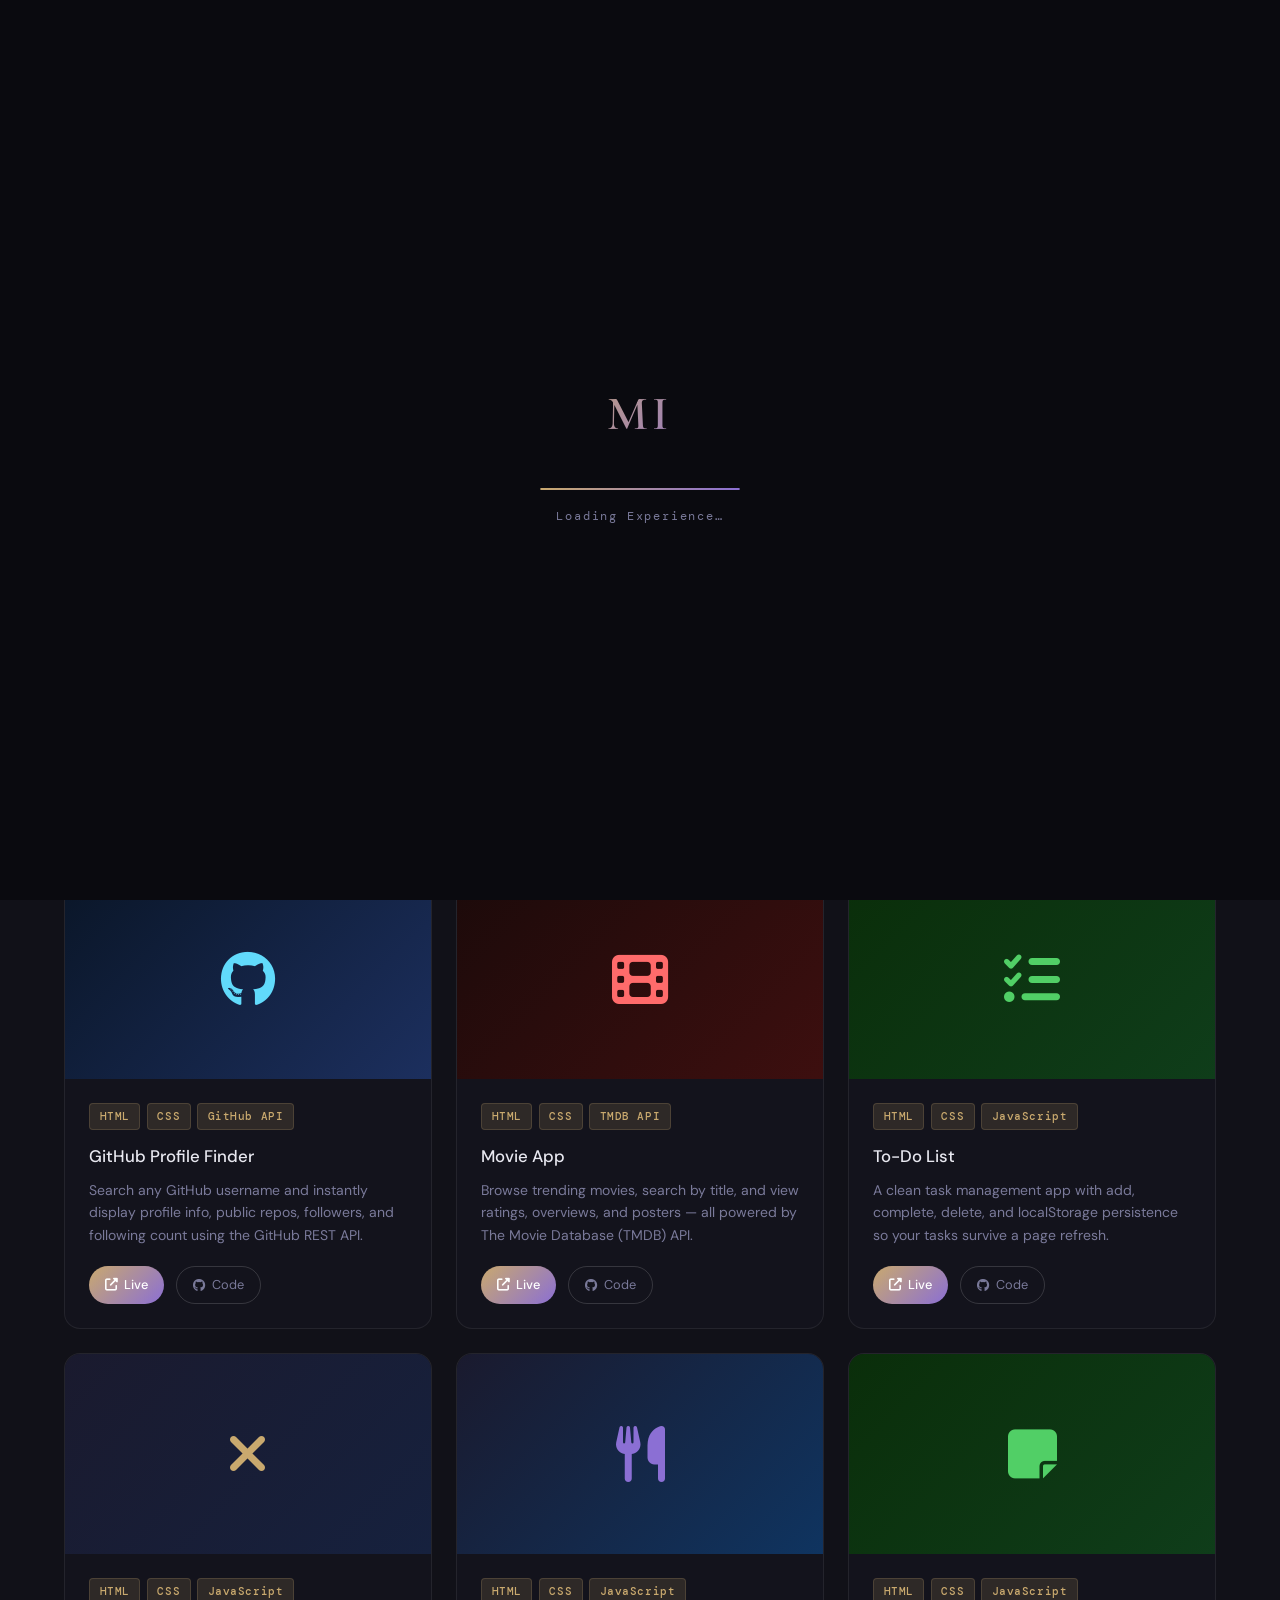
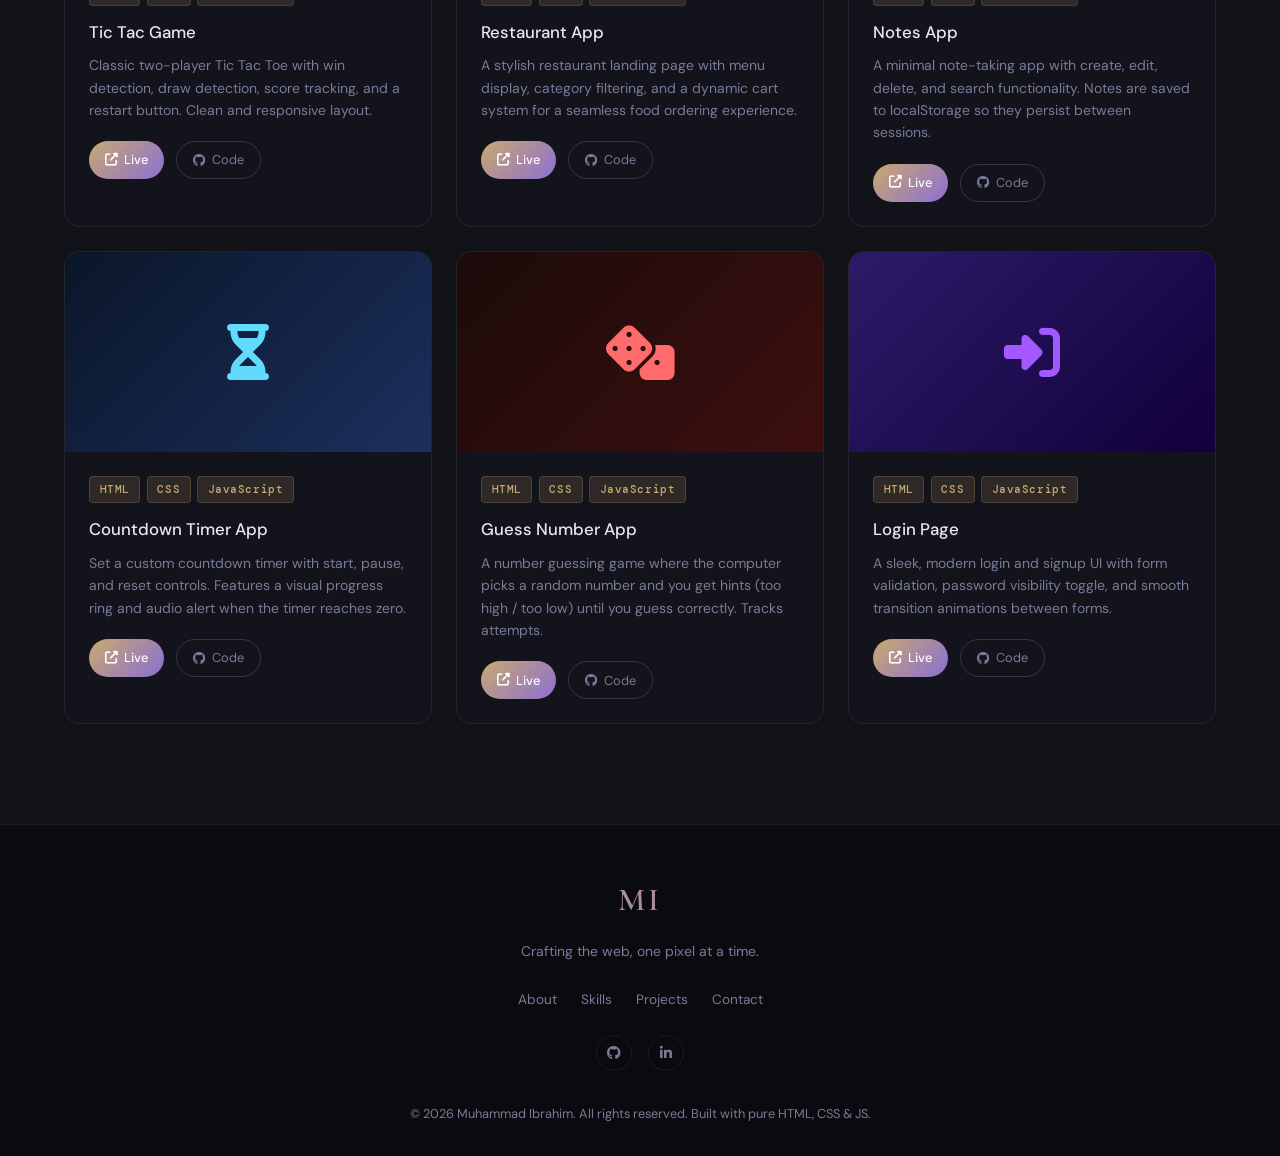
<file: projects.html>
<!DOCTYPE html>
<html lang="en" data-theme="dark">
    <head>
        <meta charset="UTF-8">
        <meta name="viewport" content="width=device-width, initial-scale=1.0">
        <meta name="description" content="12 frontend projects by Muhammad Ibrahim built with HTML, CSS and JavaScript.">
        <meta name="author" content="Muhammad Ibrahim">
        <title>Projects — Muhammad Ibrahim</title>
        <link rel="preconnect" href="https://fonts.googleapis.com">
        <link rel="preconnect" href="https://fonts.gstatic.com" crossorigin>
        <link href="https://fonts.googleapis.com/css2?family=Cormorant+Garamond:ital,wght@0,300;0,400;0,600;1,300;1,400&family=DM+Sans:wght@300;400;500&family=DM+Mono:wght@400;500&display=swap" rel="stylesheet">
        <link rel="stylesheet" href="https://cdnjs.cloudflare.com/ajax/libs/font-awesome/6.5.0/css/all.min.css">
        <link rel="stylesheet" href="style.css">
    </head>
    <body>
        <div id="preloader" aria-hidden="true">
            <div class="preloader-inner">
                <div class="preloader-logo">MI</div>
                <div class="preloader-bar"><div class="preloader-fill"></div></div>
                <div class="preloader-text">Loading Experience…</div>
            </div>
        </div>
        <div id="cursor" aria-hidden="true"></div>
        <div id="cursor-follower" aria-hidden="true"></div>
        <button id="back-to-top" aria-label="Back to top"><i class="fas fa-arrow-up"></i></button>
        <header id="navbar" role="banner">
            <nav class="nav-container" aria-label="Main navigation">
                <a href="index.html" class="nav-logo" aria-label="Muhammad Ibrahim Home">MI</a>
                <ul class="nav-links" role="list">
                    <li><a href="about.html" class="nav-link">About</a></li>
<li><a href="skills.html" class="nav-link">Skills</a></li>
<li><a href="projects.html" class="nav-link active">Projects</a></li>
<li><a href="experience.html" class="nav-link">Experience</a></li>
<li><a href="awards.html" class="nav-link">Awards</a></li>
<li><a href="contact.html" class="nav-link">Contact</a></li>

                </ul>
                <div class="nav-actions">
                    <button id="theme-toggle" aria-label="Toggle dark/light mode" title="Toggle theme">
                        <i class="fas fa-moon" id="theme-icon"></i>
                    </button>
                    <a href="contact.html" class="btn-hire" aria-label="Hire Me">Hire Me</a>
                    <button class="hamburger" id="hamburger" aria-label="Open menu" aria-expanded="false">
                        <span></span><span></span><span></span>
                    </button>
                </div>
            </nav>
            <div class="mobile-menu" id="mobile-menu" aria-hidden="true">
                <ul>
                    <li><a href="about.html" class="mobile-link">About</a></li>
<li><a href="skills.html" class="mobile-link">Skills</a></li>
<li><a href="projects.html" class="mobile-link">Projects</a></li>
<li><a href="experience.html" class="mobile-link">Experience</a></li>
<li><a href="awards.html" class="mobile-link">Awards</a></li>
<li><a href="contact.html" class="mobile-link">Contact</a></li>

                </ul>
            </div>
        </header>
        <main>
            <section id="projects" aria-labelledby="projects-heading" style="padding-top:150px">
                <div class="container">
                    <div class="section-label reveal">Projects</div>
                    <h2 id="projects-heading" class="section-title reveal">Featured <em>Work</em></h2>
                    <div class="filter-bar reveal" role="group" aria-label="Filter projects">
                        <button class="filter-btn active" data-filter="all">All</button>
                        <button class="filter-btn" data-filter="web">Web</button>
                        <button class="filter-btn" data-filter="app">App</button>
                        <button class="filter-btn" data-filter="ui">UI/UX</button>
                    </div>
                    <div class="projects-grid" id="projects-grid">
                        <article class="project-card reveal" data-category="web" role="article">
                            <div class="project-img-wrap">
                                <div class="project-img-ph web-ph"><i class="fas fa-cloud-sun"></i></div>
                                <div class="project-overlay">
                                    <button class="project-modal-btn" data-id="0" aria-label="View details for Weather App">View Details</button>
                                </div>
                            </div>
                            <div class="project-body">
                                <div class="project-tags"><span class="tag">HTML</span><span class="tag">CSS</span><span class="tag">JavaScript</span></div>
                                <h3 class="project-title">Weather App</h3>
                                <p class="project-desc">Real-time weather forecasting app using the OpenWeather API. Search any city for current conditions, temperature, humidity, and wind speed.</p>
                                <div class="project-links">
                                    <a href="https://weatharaapp.netlify.app/" target="_blank" rel="noopener" class="btn-project"><i class="fas fa-external-link-alt"></i> Live</a>
                                    <a href="https://github.com/muhammadibrahem/Weather-App" target="_blank" rel="noopener" class="btn-project-outline"><i class="fab fa-github"></i> Code</a>
                                </div>
                            </div>
                        </article>
                        <article class="project-card reveal" data-category="web" role="article">
                            <div class="project-img-wrap">
                                <div class="project-img-ph app-ph"><i class="fas fa-key"></i></div>
                                <div class="project-overlay">
                                    <button class="project-modal-btn" data-id="1" aria-label="View details for Password Generator">View Details</button>
                                </div>
                            </div>
                            <div class="project-body">
                                <div class="project-tags"><span class="tag">HTML</span><span class="tag">CSS</span><span class="tag">JavaScript</span></div>
                                <h3 class="project-title">Password Generator</h3>
                                <p class="project-desc">Secure password generator with customizable length and character options — uppercase, lowercase, numbers, and symbols. One-click copy to clipboard.</p>
                                <div class="project-links">
                                    <a href="https://passwogenerate.netlify.app/" target="_blank" rel="noopener" class="btn-project"><i class="fas fa-external-link-alt"></i> Live</a>
                                    <a href="https://github.com/muhammadibrahem" target="_blank" rel="noopener" class="btn-project-outline"><i class="fab fa-github"></i> Code</a>
                                </div>
                            </div>
                        </article>
                        <article class="project-card reveal" data-category="ui" role="article">
                            <div class="project-img-wrap">
                                <div class="project-img-ph ui-ph"><i class="fas fa-paint-brush"></i></div>
                                <div class="project-overlay">
                                    <button class="project-modal-btn" data-id="2" aria-label="View details for Drawing App">View Details</button>
                                </div>
                            </div>
                            <div class="project-body">
                                <div class="project-tags"><span class="tag">HTML</span><span class="tag">Canvas</span><span class="tag">JavaScript</span></div>
                                <h3 class="project-title">Drawing App</h3>
                                <p class="project-desc">A browser-based drawing canvas with brush size control, color picker, eraser tool, and clear/save functionality built with HTML5 Canvas API.</p>
                                <div class="project-links">
                                    <a href="https://drawingaapp.netlify.app/" target="_blank" rel="noopener" class="btn-project"><i class="fas fa-external-link-alt"></i> Live</a>
                                    <a href="https://github.com/muhammadibrahem" target="_blank" rel="noopener" class="btn-project-outline"><i class="fab fa-github"></i> Code</a>
                                </div>
                            </div>
                        </article>
                        <article class="project-card reveal" data-category="web" role="article">
                            <div class="project-img-wrap">
                                <div class="project-img-ph web2-ph"><i class="fab fa-github"></i></div>
                                <div class="project-overlay">
                                    <button class="project-modal-btn" data-id="3" aria-label="View details for GitHub Profile Finder">View Details</button>
                                </div>
                            </div>
                            <div class="project-body">
                                <div class="project-tags"><span class="tag">HTML</span><span class="tag">CSS</span><span class="tag">GitHub API</span></div>
                                <h3 class="project-title">GitHub Profile Finder</h3>
                                <p class="project-desc">Search any GitHub username and instantly display profile info, public repos, followers, and following count using the GitHub REST API.</p>
                                <div class="project-links">
                                    <a href="https://github.com/muhammadibrahem" target="_blank" rel="noopener" class="btn-project"><i class="fas fa-external-link-alt"></i> Live</a>
                                    <a href="https://github.com/muhammadibrahem" target="_blank" rel="noopener" class="btn-project-outline"><i class="fab fa-github"></i> Code</a>
                                </div>
                            </div>
                        </article>
                        <article class="project-card reveal" data-category="web" role="article">
                            <div class="project-img-wrap">
                                <div class="project-img-ph app2-ph"><i class="fas fa-film"></i></div>
                                <div class="project-overlay">
                                    <button class="project-modal-btn" data-id="4" aria-label="View details for Movie App">View Details</button>
                                </div>
                            </div>
                            <div class="project-body">
                                <div class="project-tags"><span class="tag">HTML</span><span class="tag">CSS</span><span class="tag">TMDB API</span></div>
                                <h3 class="project-title">Movie App</h3>
                                <p class="project-desc">Browse trending movies, search by title, and view ratings, overviews, and posters — all powered by The Movie Database (TMDB) API.</p>
                                <div class="project-links">
                                    <a href="#" target="_blank" rel="noopener" class="btn-project"><i class="fas fa-external-link-alt"></i> Live</a>
                                    <a href="https://github.com/muhammadibrahem" target="_blank" rel="noopener" class="btn-project-outline"><i class="fab fa-github"></i> Code</a>
                                </div>
                            </div>
                        </article>
                        <article class="project-card reveal" data-category="app" role="article">
                            <div class="project-img-wrap">
                                <div class="project-img-ph ui2-ph"><i class="fas fa-tasks"></i></div>
                                <div class="project-overlay">
                                    <button class="project-modal-btn" data-id="5" aria-label="View details for To-Do List">View Details</button>
                                </div>
                            </div>
                            <div class="project-body">
                                <div class="project-tags"><span class="tag">HTML</span><span class="tag">CSS</span><span class="tag">JavaScript</span></div>
                                <h3 class="project-title">To-Do List</h3>
                                <p class="project-desc">A clean task management app with add, complete, delete, and localStorage persistence so your tasks survive a page refresh.</p>
                                <div class="project-links">
                                    <a href="#" target="_blank" rel="noopener" class="btn-project"><i class="fas fa-external-link-alt"></i> Live</a>
                                    <a href="https://github.com/muhammadibrahem" target="_blank" rel="noopener" class="btn-project-outline"><i class="fab fa-github"></i> Code</a>
                                </div>
                            </div>
                        </article>
                        <article class="project-card reveal" data-category="app" role="article">
                            <div class="project-img-wrap">
                                <div class="project-img-ph web-ph"><i class="fas fa-times"></i></div>
                                <div class="project-overlay">
                                    <button class="project-modal-btn" data-id="6" aria-label="View details for Tic Tac Game">View Details</button>
                                </div>
                            </div>
                            <div class="project-body">
                                <div class="project-tags"><span class="tag">HTML</span><span class="tag">CSS</span><span class="tag">JavaScript</span></div>
                                <h3 class="project-title">Tic Tac Game</h3>
                                <p class="project-desc">Classic two-player Tic Tac Toe with win detection, draw detection, score tracking, and a restart button. Clean and responsive layout.</p>
                                <div class="project-links">
                                    <a href="#" target="_blank" rel="noopener" class="btn-project"><i class="fas fa-external-link-alt"></i> Live</a>
                                    <a href="https://github.com/muhammadibrahem" target="_blank" rel="noopener" class="btn-project-outline"><i class="fab fa-github"></i> Code</a>
                                </div>
                            </div>
                        </article>
                        <article class="project-card reveal" data-category="ui" role="article">
                            <div class="project-img-wrap">
                                <div class="project-img-ph app-ph"><i class="fas fa-utensils"></i></div>
                                <div class="project-overlay">
                                    <button class="project-modal-btn" data-id="7" aria-label="View details for Restaurant App">View Details</button>
                                </div>
                            </div>
                            <div class="project-body">
                                <div class="project-tags"><span class="tag">HTML</span><span class="tag">CSS</span><span class="tag">JavaScript</span></div>
                                <h3 class="project-title">Restaurant App</h3>
                                <p class="project-desc">A stylish restaurant landing page with menu display, category filtering, and a dynamic cart system for a seamless food ordering experience.</p>
                                <div class="project-links">
                                    <a href="#" target="_blank" rel="noopener" class="btn-project"><i class="fas fa-external-link-alt"></i> Live</a>
                                    <a href="https://github.com/muhammadibrahem" target="_blank" rel="noopener" class="btn-project-outline"><i class="fab fa-github"></i> Code</a>
                                </div>
                            </div>
                        </article>
                        <article class="project-card reveal" data-category="app" role="article">
                            <div class="project-img-wrap">
                                <div class="project-img-ph ui2-ph"><i class="fas fa-sticky-note"></i></div>
                                <div class="project-overlay">
                                    <button class="project-modal-btn" data-id="8" aria-label="View details for Notes App">View Details</button>
                                </div>
                            </div>
                            <div class="project-body">
                                <div class="project-tags"><span class="tag">HTML</span><span class="tag">CSS</span><span class="tag">JavaScript</span></div>
                                <h3 class="project-title">Notes App</h3>
                                <p class="project-desc">A minimal note-taking app with create, edit, delete, and search functionality. Notes are saved to localStorage so they persist between sessions.</p>
                                <div class="project-links">
                                    <a href="#" target="_blank" rel="noopener" class="btn-project"><i class="fas fa-external-link-alt"></i> Live</a>
                                    <a href="https://github.com/muhammadibrahem" target="_blank" rel="noopener" class="btn-project-outline"><i class="fab fa-github"></i> Code</a>
                                </div>
                            </div>
                        </article>
                        <article class="project-card reveal" data-category="app" role="article">
                            <div class="project-img-wrap">
                                <div class="project-img-ph web2-ph"><i class="fas fa-hourglass-half"></i></div>
                                <div class="project-overlay">
                                    <button class="project-modal-btn" data-id="9" aria-label="View details for Countdown Timer App">View Details</button>
                                </div>
                            </div>
                            <div class="project-body">
                                <div class="project-tags"><span class="tag">HTML</span><span class="tag">CSS</span><span class="tag">JavaScript</span></div>
                                <h3 class="project-title">Countdown Timer App</h3>
                                <p class="project-desc">Set a custom countdown timer with start, pause, and reset controls. Features a visual progress ring and audio alert when the timer reaches zero.</p>
                                <div class="project-links">
                                    <a href="#" target="_blank" rel="noopener" class="btn-project"><i class="fas fa-external-link-alt"></i> Live</a>
                                    <a href="https://github.com/muhammadibrahem" target="_blank" rel="noopener" class="btn-project-outline"><i class="fab fa-github"></i> Code</a>
                                </div>
                            </div>
                        </article>
                        <article class="project-card reveal" data-category="app" role="article">
                            <div class="project-img-wrap">
                                <div class="project-img-ph app2-ph"><i class="fas fa-dice"></i></div>
                                <div class="project-overlay">
                                    <button class="project-modal-btn" data-id="10" aria-label="View details for Guess Number App">View Details</button>
                                </div>
                            </div>
                            <div class="project-body">
                                <div class="project-tags"><span class="tag">HTML</span><span class="tag">CSS</span><span class="tag">JavaScript</span></div>
                                <h3 class="project-title">Guess Number App</h3>
                                <p class="project-desc">A number guessing game where the computer picks a random number and you get hints (too high / too low) until you guess correctly. Tracks attempts.</p>
                                <div class="project-links">
                                    <a href="#" target="_blank" rel="noopener" class="btn-project"><i class="fas fa-external-link-alt"></i> Live</a>
                                    <a href="https://github.com/muhammadibrahem" target="_blank" rel="noopener" class="btn-project-outline"><i class="fab fa-github"></i> Code</a>
                                </div>
                            </div>
                        </article>
                        <article class="project-card reveal" data-category="ui" role="article">
                            <div class="project-img-wrap">
                                <div class="project-img-ph ui-ph"><i class="fas fa-sign-in-alt"></i></div>
                                <div class="project-overlay">
                                    <button class="project-modal-btn" data-id="11" aria-label="View details for Login Page">View Details</button>
                                </div>
                            </div>
                            <div class="project-body">
                                <div class="project-tags"><span class="tag">HTML</span><span class="tag">CSS</span><span class="tag">JavaScript</span></div>
                                <h3 class="project-title">Login Page</h3>
                                <p class="project-desc">A sleek, modern login and signup UI with form validation, password visibility toggle, and smooth transition animations between forms.</p>
                                <div class="project-links">
                                    <a href="#" target="_blank" rel="noopener" class="btn-project"><i class="fas fa-external-link-alt"></i> Live</a>
                                    <a href="https://github.com/muhammadibrahem" target="_blank" rel="noopener" class="btn-project-outline"><i class="fab fa-github"></i> Code</a>
                                </div>
                            </div>
                        </article>
                    </div>
                </div>
            </section>
            <div id="project-modal" class="modal-overlay" role="dialog" aria-modal="true" aria-labelledby="modal-title" aria-hidden="true">
                <div class="modal-box">
                    <button class="modal-close" id="modal-close" aria-label="Close modal"><i class="fas fa-times"></i></button>
                    <div class="modal-img-wrap"><div class="modal-img-ph" id="modal-icon"><i class="fas fa-globe"></i></div></div>
                    <div class="modal-content">
                        <h3 id="modal-title" class="modal-title"></h3>
                        <p id="modal-desc" class="modal-desc"></p>
                        <div id="modal-tags" class="modal-tags"></div>
                        <div id="modal-features" class="modal-features"></div>
                        <div class="modal-actions">
                            <a href="#" class="btn-primary" id="modal-live"><i class="fas fa-external-link-alt"></i> Live Demo</a>
                            <a href="#" class="btn-outline" id="modal-code"><i class="fab fa-github"></i> Source Code</a>
                        </div>
                    </div>
                </div>
            </div>
            <div class="testimonials-slider" role="region" aria-label="Testimonials" style="display:none" aria-hidden="true">
                
                <div class="testimonials-track" id="testimonials-track">
                    <div class="testimonial-card" role="article">
                        <p class="testimonial-text">placeholder</p>
                    </div>
                </div>
                <div class="slider-controls">
                    <button class="slider-btn" id="slider-prev" aria-label="Previous testimonial"><i class="fas fa-chevron-left"></i></button>
                    <div class="slider-dots" id="slider-dots" role="tablist"></div>
                    <button class="slider-btn" id="slider-next" aria-label="Next testimonial"><i class="fas fa-chevron-right"></i></button>
                </div>

            </div>
            <form class="contact-form" id="contact-form" novalidate aria-label="Contact form" style="display:none" aria-hidden="true">
                <div class="form-group">
                    <label for="name">Name</label>
                    <input type="text" id="name" name="name" placeholder="Your full name" required aria-required="true">
                </div>
                <div class="form-group">
                    <label for="email">Email</label>
                    <input type="email" id="email" name="email" placeholder="your@email.com" required aria-required="true">
                </div>
                <div class="form-group">
                    <label for="subject">Subject</label>
                    <input type="text" id="subject" name="subject" placeholder="Project inquiry">
                </div>
                <div class="form-group">
                    <label for="message">Message</label>
                    <textarea id="message" name="message" rows="5" placeholder="Tell me about your project…" required aria-required="true"></textarea>
                </div>
                <button type="submit" class="btn-primary btn-full" aria-label="Send message">Send Message <i class="fas fa-paper-plane"></i></button>
                <div class="form-success" id="form-success" role="alert" aria-live="polite">
                    <i class="fas fa-check-circle"></i> Message sent! I'll be in touch soon.
                </div>
            </form>
        </main>
        <footer id="footer" role="contentinfo">
            <div class="footer-container">
                <div class="footer-logo">MI</div>
                <p class="footer-tagline">Crafting the web, one pixel at a time.</p>
                <div class="footer-links">
                    <a href="about.html">About</a>
                    <a href="skills.html">Skills</a>
                    <a href="projects.html">Projects</a>
                    <a href="contact.html">Contact</a>
                </div>
                <div class="footer-social">
                    <a href="https://github.com/muhammadibrahem" aria-label="GitHub"><i class="fab fa-github"></i></a>
                    <a href="https://www.linkedin.com/in/muhammad-ibrahim-3a3673318/" aria-label="LinkedIn"><i class="fab fa-linkedin-in"></i></a>
                </div>
                <p class="footer-copy">© 2026 Muhammad Ibrahim. All rights reserved. Built with pure HTML, CSS &amp; JS.</p>
            </div>
        </footer>
        <script src="script.js"></script>
    </body>
</html>
</file>
<file: style.css>
/* =============================================
   CSS VARIABLES & THEME
============================================= */
:root {
    /* Dark Theme (default) */
    --bg: #0a0a0f;
    --bg-2: #111118;
    --bg-card: #13131c;
    --bg-glass: rgba(19, 19, 28, 0.8);
    --border: rgba(255, 255, 255, 0.07);
    --border-hover: rgba(255, 255, 255, 0.15);
    --text: #e8e8f0;
    --text-muted: #7a7a9a;
    --text-light: #b0b0cc;
    --accent: #c9a96e;
    --accent-2: #8b6fd4;
    --accent-glow: rgba(201, 169, 110, 0.15);
    --accent-glow-2: rgba(139, 111, 212, 0.15);
    --gradient: linear-gradient(135deg, #c9a96e 0%, #8b6fd4 100%);
    --shadow-card: 0 8px 32px rgba(0, 0, 0, 0.4);
    --shadow-hover: 0 16px 48px rgba(0, 0, 0, 0.6);
    --nav-bg: rgba(10, 10, 15, 0.92);
    --radius: 16px;
    --radius-sm: 8px;
    --transition: 0.35s cubic-bezier(0.4, 0, 0.2, 1);
}

[data-theme="light"] {
    --bg: #f5f4f0;
    --bg-2: #eeede8;
    --bg-card: #ffffff;
    --bg-glass: rgba(255, 255, 255, 0.85);
    --border: rgba(0, 0, 0, 0.08);
    --border-hover: rgba(0, 0, 0, 0.18);
    --text: #1a1a2e;
    --text-muted: #888;
    --text-light: #555;
    --accent: #b5883e;
    --accent-2: #6f4fc4;
    --accent-glow: rgba(181, 136, 62, 0.12);
    --accent-glow-2: rgba(111, 79, 196, 0.12);
    --shadow-card: 0 4px 24px rgba(0, 0, 0, 0.1);
    --shadow-hover: 0 12px 36px rgba(0, 0, 0, 0.18);
    --nav-bg: rgba(245, 244, 240, 0.95);
}

/* =============================================
   RESET & BASE
============================================= */
*,
*::before,
*::after {
    box-sizing: border-box;
    margin: 0;
    padding: 0;
}

html {
    scroll-behavior: smooth;
    font-size: 16px;
}

body {
    font-family: 'DM Sans', sans-serif;
    background: var(--bg);
    color: var(--text);
    overflow-x: hidden;
    line-height: 1.7;
    cursor: none;
}

@media (pointer: coarse) {
    body {
        cursor: auto;
    }
}

img {
    max-width: 100%;
    display: block;
}

a {
    text-decoration: none;
    color: inherit;
}

ul {
    list-style: none;
}

button {
    cursor: none;
    border: none;
    background: none;
    font-family: inherit;
}

@media (pointer: coarse) {
    button {
        cursor: pointer;
    }
}

section {
    padding: 100px 0;
    position: relative;
}

.container {
    width: 90%;
    max-width: 1200px;
    margin: 0 auto;
}

/* =============================================
   CUSTOM CURSOR
============================================= */
#cursor {
    width: 8px;
    height: 8px;
    background: var(--accent);
    border-radius: 50%;
    position: fixed;
    top: 0;
    left: 0;
    pointer-events: none;
    z-index: 9999;
    transform: translate(-50%, -50%);
    transition: width 0.2s, height 0.2s, background 0.2s;
}

#cursor-follower {
    width: 32px;
    height: 32px;
    border: 1.5px solid var(--accent);
    border-radius: 50%;
    position: fixed;
    top: 0;
    left: 0;
    pointer-events: none;
    z-index: 9998;
    transform: translate(-50%, -50%);
    transition: transform 0.12s ease, width 0.25s, height 0.25s, opacity 0.25s, border-color 0.25s;
    opacity: 0.6;
}

#cursor.cursor-hover {
    width: 14px;
    height: 14px;
    background: var(--accent-2);
}

#cursor-follower.cursor-hover {
    width: 48px;
    height: 48px;
    border-color: var(--accent-2);
    opacity: 0.4;
}

@media (pointer: coarse) {

    #cursor,
    #cursor-follower {
        display: none;
    }
}

/* =============================================
   PRELOADER
============================================= */
#preloader {
    position: fixed;
    inset: 0;
    background: var(--bg);
    z-index: 10000;
    display: flex;
    align-items: center;
    justify-content: center;
    transition: opacity 0.6s, visibility 0.6s;
}

#preloader.hidden {
    opacity: 0;
    visibility: hidden;
    pointer-events: none;
}

.preloader-inner {
    text-align: center;
}

.preloader-logo {
    font-family: 'Cormorant Garamond', serif;
    font-size: 3rem;
    font-weight: 600;
    background: var(--gradient);
    -webkit-background-clip: text;
    -webkit-text-fill-color: transparent;
    background-clip: text;
    margin-bottom: 2rem;
    letter-spacing: 0.1em;
}

.preloader-bar {
    width: 200px;
    height: 2px;
    background: var(--border);
    border-radius: 2px;
    margin: 0 auto 1rem;
    overflow: hidden;
}

.preloader-fill {
    height: 100%;
    background: var(--gradient);
    border-radius: 2px;
    width: 0;
    animation: preloadFill 1.8s cubic-bezier(0.4, 0, 0.2, 1) forwards;
}

@keyframes preloadFill {
    to {
        width: 100%;
    }
}

.preloader-text {
    font-family: 'DM Mono', monospace;
    font-size: 0.75rem;
    color: var(--text-muted);
    letter-spacing: 0.15em;
}

/* =============================================
   BACK TO TOP
============================================= */
#back-to-top {
    position: fixed;
    bottom: 2rem;
    right: 2rem;
    width: 44px;
    height: 44px;
    background: var(--gradient);
    border-radius: 50%;
    display: flex;
    align-items: center;
    justify-content: center;
    color: #fff;
    font-size: 0.9rem;
    opacity: 0;
    pointer-events: none;
    transition: opacity 0.3s, transform 0.3s;
    z-index: 999;
    box-shadow: 0 4px 16px rgba(0, 0, 0, 0.3);
}

#back-to-top.visible {
    opacity: 1;
    pointer-events: all;
}

#back-to-top:hover {
    transform: translateY(-3px);
}

/* =============================================
   NAVBAR
============================================= */
#navbar {
    position: fixed;
    top: 0;
    left: 0;
    right: 0;
    background: var(--nav-bg);
    backdrop-filter: blur(20px);
    border-bottom: 1px solid var(--border);
    z-index: 1000;
    transition: transform 0.3s, box-shadow 0.3s;
}

#navbar.scrolled {
    box-shadow: 0 4px 32px rgba(0, 0, 0, 0.2);
}

#navbar.hidden {
    transform: translateY(-100%);
}

.nav-container {
    width: 90%;
    max-width: 1200px;
    margin: 0 auto;
    display: flex;
    align-items: center;
    height: 70px;
    gap: 2rem;
}

.nav-logo {
    font-family: 'Cormorant Garamond', serif;
    font-size: 1.6rem;
    font-weight: 600;
    background: var(--gradient);
    -webkit-background-clip: text;
    -webkit-text-fill-color: transparent;
    background-clip: text;
    letter-spacing: 0.05em;
    flex-shrink: 0;
}

.nav-links {
    display: flex;
    gap: 0.25rem;
    margin-left: auto;
}

.nav-link {
    font-size: 0.875rem;
    font-weight: 400;
    color: var(--text-muted);
    padding: 0.5rem 0.875rem;
    border-radius: var(--radius-sm);
    transition: color var(--transition), background var(--transition);
    letter-spacing: 0.02em;
}

.nav-link:hover,
.nav-link.active {
    color: var(--text);
    background: var(--accent-glow);
}

.nav-link.active {
    color: var(--accent);
}

.nav-actions {
    display: flex;
    align-items: center;
    gap: 0.75rem;
    flex-shrink: 0;
}

#theme-toggle {
    width: 36px;
    height: 36px;
    border-radius: 50%;
    background: var(--bg-card);
    border: 1px solid var(--border);
    display: flex;
    align-items: center;
    justify-content: center;
    color: var(--text-muted);
    font-size: 0.9rem;
    transition: color var(--transition), border-color var(--transition), transform 0.3s;
}

#theme-toggle:hover {
    color: var(--accent);
    border-color: var(--accent);
    transform: rotate(20deg);
}

.btn-hire {
    font-size: 0.8rem;
    font-weight: 500;
    padding: 0.5rem 1.25rem;
    background: var(--gradient);
    color: #fff !important;
    border-radius: 50px;
    transition: opacity 0.2s, transform 0.2s;
    letter-spacing: 0.03em;
}

.btn-hire:hover {
    opacity: 0.85;
    transform: translateY(-1px);
}

.hamburger {
    display: none;
    flex-direction: column;
    gap: 5px;
    width: 32px;
    padding: 4px;
}

.hamburger span {
    display: block;
    height: 2px;
    background: var(--text-muted);
    border-radius: 2px;
    transition: transform 0.3s, opacity 0.3s;
}

.hamburger.open span:nth-child(1) {
    transform: translateY(7px) rotate(45deg);
}

.hamburger.open span:nth-child(2) {
    opacity: 0;
}

.hamburger.open span:nth-child(3) {
    transform: translateY(-7px) rotate(-45deg);
}

.mobile-menu {
    position: absolute;
    top: 70px;
    left: 0;
    right: 0;
    background: var(--nav-bg);
    backdrop-filter: blur(20px);
    border-bottom: 1px solid var(--border);
    max-height: 0;
    overflow: hidden;
    transition: max-height 0.4s cubic-bezier(0.4, 0, 0.2, 1), padding 0.3s;
}

.mobile-menu.open {
    max-height: 400px;
    padding: 1rem 0;
}

.mobile-menu ul {
    padding: 0.5rem 5%;
    display: flex;
    flex-direction: column;
    gap: 0.25rem;
}

.mobile-link {
    display: block;
    padding: 0.75rem 1rem;
    border-radius: var(--radius-sm);
    color: var(--text-light);
    font-size: 0.95rem;
    transition: color 0.2s, background 0.2s;
}

.mobile-link:hover {
    color: var(--accent);
    background: var(--accent-glow);
}

/* =============================================
   SECTION LABELS & TITLES
============================================= */
.section-label {
    font-family: 'DM Mono', monospace;
    font-size: 0.75rem;
    font-weight: 500;
    color: var(--accent);
    letter-spacing: 0.2em;
    text-transform: uppercase;
    margin-bottom: 0.75rem;
}

.section-title {
    font-family: 'Cormorant Garamond', serif;
    font-size: clamp(2.2rem, 4vw, 3.2rem);
    font-weight: 600;
    color: var(--text);
    line-height: 1.15;
    margin-bottom: 3.5rem;
}

.section-title em {
    font-style: italic;
    background: var(--gradient);
    -webkit-background-clip: text;
    -webkit-text-fill-color: transparent;
    background-clip: text;
}

/* =============================================
   SCROLL REVEAL
============================================= */
.reveal {
    opacity: 0;
    transform: translateY(30px);
    transition: opacity 0.7s cubic-bezier(0.4, 0, 0.2, 1), transform 0.7s cubic-bezier(0.4, 0, 0.2, 1);
}

.reveal.revealed {
    opacity: 1;
    transform: translateY(0);
}

.reveal-hero {
    opacity: 0;
    transform: translateX(-40px);
    transition: opacity 0.9s 0.3s, transform 0.9s 0.3s;
}

.reveal-hero.revealed {
    opacity: 1;
    transform: translateX(0);
}

.reveal-hero-img {
    opacity: 0;
    transform: translateX(40px);
    transition: opacity 0.9s 0.5s, transform 0.9s 0.5s;
}

.reveal-hero-img.revealed {
    opacity: 1;
    transform: translateX(0);
}

/* =============================================
   HERO
============================================= */
#hero {
    min-height: 100vh;
    display: grid;
    grid-template-columns: 1fr 1fr;
    align-items: center;
    gap: 4rem;
    padding: 120px 5% 80px;
    position: relative;
    overflow: hidden;
}

.hero-bg-grid {
    position: absolute;
    inset: 0;
    background-image:
        linear-gradient(var(--border) 1px, transparent 1px),
        linear-gradient(90deg, var(--border) 1px, transparent 1px);
    background-size: 60px 60px;
    mask-image: radial-gradient(ellipse 80% 60% at 50% 50%, #000 30%, transparent 100%);
    pointer-events: none;
}

.hero-orb {
    position: absolute;
    border-radius: 50%;
    filter: blur(80px);
    pointer-events: none;
    opacity: 0.3;
}

.hero-orb-1 {
    width: 600px;
    height: 600px;
    background: radial-gradient(circle, #c9a96e, transparent 70%);
    top: -20%;
    right: -10%;
    animation: floatOrb 8s ease-in-out infinite;
}

.hero-orb-2 {
    width: 400px;
    height: 400px;
    background: radial-gradient(circle, #8b6fd4, transparent 70%);
    bottom: -10%;
    left: -5%;
    animation: floatOrb 10s ease-in-out infinite reverse;
}

@keyframes floatOrb {

    0%,
    100% {
        transform: translate(0, 0);
    }

    50% {
        transform: translate(20px, 30px);
    }
}

.hero-content {
    position: relative;
    z-index: 2;
}

.hero-badge {
    display: inline-flex;
    align-items: center;
    gap: 8px;
    font-family: 'DM Mono', monospace;
    font-size: 0.75rem;
    color: var(--accent);
    background: var(--accent-glow);
    border: 1px solid rgba(201, 169, 110, 0.25);
    padding: 0.35rem 0.875rem;
    border-radius: 50px;
    margin-bottom: 1.5rem;
    letter-spacing: 0.1em;
}

.badge-dot {
    width: 7px;
    height: 7px;
    background: var(--accent);
    border-radius: 50%;
    animation: pulse 2s infinite;
}

@keyframes pulse {

    0%,
    100% {
        opacity: 1;
        transform: scale(1);
    }

    50% {
        opacity: 0.5;
        transform: scale(0.8);
    }
}

.hero-name {
    font-family: 'Cormorant Garamond', serif;
    font-size: clamp(3rem, 6vw, 5.5rem);
    font-weight: 600;
    line-height: 1.05;
    color: var(--text);
    margin-bottom: 1rem;
}

.hero-name em {
    font-style: italic;
    background: var(--gradient);
    -webkit-background-clip: text;
    -webkit-text-fill-color: transparent;
    background-clip: text;
}

.hero-title-row {
    font-family: 'DM Sans', sans-serif;
    font-size: clamp(1.1rem, 2.5vw, 1.4rem);
    color: var(--text-light);
    margin-bottom: 1.5rem;
    display: flex;
    align-items: center;
    gap: 6px;
    flex-wrap: wrap;
}

.hero-prefix {
    color: var(--text-muted);
}

#typing-text {
    color: var(--accent);
    font-weight: 500;
}

.cursor-blink {
    color: var(--accent);
    animation: blink 0.75s step-end infinite;
}

@keyframes blink {

    0%,
    100% {
        opacity: 1;
    }

    50% {
        opacity: 0;
    }
}

.hero-desc {
    font-size: 1rem;
    color: var(--text-muted);
    max-width: 480px;
    line-height: 1.8;
    margin-bottom: 2.5rem;
}

.hero-actions {
    display: flex;
    gap: 1rem;
    flex-wrap: wrap;
    margin-bottom: 3rem;
}

.btn-primary {
    display: inline-flex;
    align-items: center;
    gap: 0.5rem;
    padding: 0.8rem 1.75rem;
    background: var(--gradient);
    color: #fff;
    font-size: 0.9rem;
    font-weight: 500;
    border-radius: 50px;
    transition: opacity 0.25s, transform 0.25s, box-shadow 0.25s;
    border: none;
    box-shadow: 0 4px 20px rgba(201, 169, 110, 0.25);
}

.btn-primary:hover {
    opacity: 0.85;
    transform: translateY(-2px);
    box-shadow: 0 8px 28px rgba(201, 169, 110, 0.35);
}

.btn-primary i {
    font-size: 0.8rem;
    transition: transform 0.25s;
}

.btn-primary:hover i {
    transform: translateX(3px);
}

.btn-outline {
    display: inline-flex;
    align-items: center;
    gap: 0.5rem;
    padding: 0.8rem 1.75rem;
    border: 1px solid var(--border-hover);
    color: var(--text-light);
    font-size: 0.9rem;
    font-weight: 400;
    border-radius: 50px;
    transition: border-color 0.25s, color 0.25s, background 0.25s, transform 0.25s;
}

.btn-outline:hover {
    border-color: var(--accent);
    color: var(--accent);
    background: var(--accent-glow);
    transform: translateY(-2px);
}

.btn-resume {
    display: inline-flex;
    align-items: center;
    gap: 0.5rem;
    padding: 0.8rem 1.5rem;
    background: var(--bg-card);
    border: 1px solid var(--border);
    color: var(--text-muted);
    font-size: 0.85rem;
    border-radius: 50px;
    transition: border-color 0.25s, color 0.25s, transform 0.25s;
}

.btn-resume:hover {
    border-color: var(--accent-2);
    color: var(--accent-2);
    transform: translateY(-2px);
}

.hero-stats {
    display: flex;
    align-items: center;
    gap: 1.5rem;
}

.stat-item {
    text-align: center;
}

.stat-num {
    display: block;
    font-family: 'Cormorant Garamond', serif;
    font-size: 2.2rem;
    font-weight: 600;
    background: var(--gradient);
    -webkit-background-clip: text;
    -webkit-text-fill-color: transparent;
    background-clip: text;
    line-height: 1;
}

.stat-label {
    font-size: 0.75rem;
    color: var(--text-muted);
    letter-spacing: 0.05em;
}

.stat-divider {
    width: 1px;
    height: 36px;
    background: var(--border);
}

/* Hero Image */
.hero-image-wrap {
    position: relative;
    z-index: 2;
    display: flex;
    align-items: center;
    justify-content: center;
}

.hero-image-glow {
    position: absolute;
    width: 320px;
    height: 320px;
    background: radial-gradient(circle, rgba(201, 169, 110, 0.2) 0%, transparent 70%);
    border-radius: 50%;
    animation: floatOrb 6s ease-in-out infinite;
}

.hero-image-ring {
    position: absolute;
    width: 360px;
    height: 360px;
    border: 1px solid var(--border);
    border-radius: 50%;
    animation: spin 20s linear infinite;
}

@keyframes spin {
    to {
        transform: rotate(360deg);
    }
}

.hero-image-ring::before {
    content: '';
    position: absolute;
    top: -4px;
    left: 50%;
    transform: translateX(-50%);
    width: 8px;
    height: 8px;
    background: var(--accent);
    border-radius: 50%;
}

.hero-photo,
.hero-photo-placeholder {
    width: 280px;
    height: 280px;
    border-radius: 50%;
    object-fit: cover;
    object-position: top center;
    border: 2px solid var(--border);
    position: relative;
    z-index: 1;
    box-shadow: 0 20px 60px rgba(0, 0, 0, 0.4);
}

.hero-photo-placeholder {
    background: var(--bg-card);
    display: flex;
    align-items: center;
    justify-content: center;
    font-size: 5rem;
    color: var(--text-muted);
}

.hero-image-badge {
    position: absolute;
    bottom: 10px;
    right: -20px;
    background: var(--bg-card);
    border: 1px solid var(--border);
    padding: 0.6rem 1rem;
    border-radius: 50px;
    font-size: 0.8rem;
    color: var(--text-light);
    white-space: nowrap;
    box-shadow: var(--shadow-card);
    z-index: 3;
}

.hero-image-badge i {
    color: var(--accent);
    margin-right: 5px;
}

.scroll-indicator {
    position: absolute;
    bottom: 2rem;
    left: 50%;
    transform: translateX(-50%);
    display: flex;
    flex-direction: column;
    align-items: center;
    gap: 0.5rem;
    color: var(--text-muted);
    font-size: 0.7rem;
    letter-spacing: 0.15em;
    text-transform: uppercase;
    animation: bounce 2s ease-in-out infinite;
    z-index: 2;
}

.scroll-mouse {
    width: 22px;
    height: 34px;
    border: 1.5px solid var(--text-muted);
    border-radius: 11px;
    display: flex;
    justify-content: center;
    padding-top: 6px;
}

.scroll-wheel {
    width: 3px;
    height: 6px;
    background: var(--accent);
    border-radius: 2px;
    animation: scrollWheel 1.5s ease-in-out infinite;
}

@keyframes scrollWheel {

    0%,
    100% {
        transform: translateY(0);
        opacity: 1;
    }

    60% {
        transform: translateY(8px);
        opacity: 0;
    }
}

@keyframes bounce {

    0%,
    100% {
        transform: translateX(-50%) translateY(0);
    }

    50% {
        transform: translateX(-50%) translateY(-6px);
    }
}

/* =============================================
   ABOUT
============================================= */
#about {
    background: var(--bg-2);
}

.about-grid {
    display: grid;
    grid-template-columns: 1fr 1.6fr;
    gap: 5rem;
    align-items: start;
}

.about-img-frame {
    position: relative;
    display: inline-block;
}

.about-photo,
.about-photo-ph {
    width: 100%;
    aspect-ratio: 3/4;
    object-fit: cover;
    object-position: top center;
    border-radius: var(--radius);
    border: 1px solid var(--border);
}

.about-photo-ph {
    background: var(--bg-card);
    display: flex;
    align-items: center;
    justify-content: center;
    font-size: 6rem;
    color: var(--text-muted);
}

.about-img-accent {
    position: absolute;
    bottom: -1rem;
    right: -1rem;
    width: 60%;
    height: 60%;
    border: 2px solid var(--accent);
    border-radius: var(--radius);
    z-index: -1;
    opacity: 0.3;
}

.about-quick-info {
    display: flex;
    flex-wrap: wrap;
    gap: 0.5rem;
    margin-top: 1.5rem;
}

.info-chip {
    display: inline-flex;
    align-items: center;
    gap: 6px;
    font-size: 0.8rem;
    color: var(--text-muted);
    background: var(--bg-card);
    border: 1px solid var(--border);
    padding: 0.35rem 0.875rem;
    border-radius: 50px;
}

.info-chip i {
    color: var(--accent);
    font-size: 0.7rem;
}

.about-intro {
    font-family: 'Cormorant Garamond', serif;
    font-size: 1.5rem;
    font-weight: 400;
    color: var(--text);
    margin-bottom: 1.5rem;
    line-height: 1.5;
}

.about-intro strong {
    color: var(--accent);
}

.about-body {
    color: var(--text-muted);
    margin-bottom: 1rem;
}

.about-cta {
    display: flex;
    gap: 1rem;
    flex-wrap: wrap;
    margin-top: 2rem;
}

.btn-text {
    display: inline-flex;
    align-items: center;
    gap: 0.4rem;
    color: var(--text-muted);
    font-size: 0.9rem;
    transition: color 0.25s;
}

.btn-text:hover {
    color: var(--accent);
}

.btn-text i {
    font-size: 0.75rem;
}

/* =============================================
   SKILLS
============================================= */
#skills {
    background: var(--bg);
}

.skills-grid {
    display: grid;
    grid-template-columns: repeat(auto-fit, minmax(240px, 1fr));
    gap: 1.25rem;
}

.skill-card {
    background: var(--bg-card);
    border: 1px solid var(--border);
    border-radius: var(--radius);
    padding: 1.75rem;
    transition: transform var(--transition), border-color var(--transition), box-shadow var(--transition);
    position: relative;
    overflow: hidden;
}

.skill-card::before {
    content: '';
    position: absolute;
    top: 0;
    left: 0;
    right: 0;
    height: 2px;
    background: var(--gradient);
    opacity: 0;
    transition: opacity 0.3s;
}

.skill-card:hover {
    transform: translateY(-4px);
    border-color: var(--border-hover);
    box-shadow: var(--shadow-hover);
}

.skill-card:hover::before {
    opacity: 1;
}

.skill-icon {
    font-size: 2rem;
    margin-bottom: 0.75rem;
}

.skill-card:nth-child(1) .skill-icon {
    color: #e34f26;
}

.skill-card:nth-child(2) .skill-icon {
    color: #264de4;
}

.skill-card:nth-child(3) .skill-icon {
    color: #f7df1e;
}

.skill-card:nth-child(4) .skill-icon {
    color: #61dafb;
}

.skill-card:nth-child(5) .skill-icon {
    color: #3c873a;
}

.skill-card:nth-child(6) .skill-icon {
    color: #f05033;
}

.skill-card:nth-child(7) .skill-icon {
    color: #a259ff;
}

.skill-card:nth-child(8) .skill-icon {
    color: #00758f;
}

.skill-card h3 {
    font-size: 0.95rem;
    font-weight: 500;
    color: var(--text);
    margin-bottom: 0.75rem;
}

.skill-bar-wrap {
    margin-bottom: 0.5rem;
}

.skill-bar {
    width: 100%;
    height: 4px;
    background: var(--border);
    border-radius: 4px;
    overflow: hidden;
}

.skill-fill {
    height: 100%;
    background: var(--gradient);
    border-radius: 4px;
    width: 0;
    transition: width 1.2s cubic-bezier(0.4, 0, 0.2, 1);
}

.skill-pct {
    font-family: 'DM Mono', monospace;
    font-size: 0.75rem;
    color: var(--text-muted);
}

/* =============================================
   PROJECTS
============================================= */
#projects {
    background: var(--bg-2);
}

.filter-bar {
    display: flex;
    gap: 0.5rem;
    flex-wrap: wrap;
    margin-bottom: 3rem;
}

.filter-btn {
    padding: 0.5rem 1.25rem;
    border-radius: 50px;
    font-size: 0.85rem;
    font-weight: 400;
    color: var(--text-muted);
    background: var(--bg-card);
    border: 1px solid var(--border);
    transition: all 0.25s;
}

.filter-btn:hover,
.filter-btn.active {
    background: var(--gradient);
    color: #fff;
    border-color: transparent;
}

.projects-grid {
    display: grid;
    grid-template-columns: repeat(auto-fill, minmax(340px, 1fr));
    gap: 1.5rem;
}

.project-card {
    background: var(--bg-card);
    border: 1px solid var(--border);
    border-radius: var(--radius);
    overflow: hidden;
    transition: transform var(--transition), border-color var(--transition), box-shadow var(--transition), opacity 0.4s;
}

.project-card:hover {
    transform: translateY(-6px);
    border-color: var(--border-hover);
    box-shadow: var(--shadow-hover);
}

.project-card.hidden {
    opacity: 0;
    pointer-events: none;
    transform: scale(0.95);
}

.project-img-wrap {
    position: relative;
    height: 200px;
    overflow: hidden;
}

.project-img-ph {
    width: 100%;
    height: 100%;
    display: flex;
    align-items: center;
    justify-content: center;
    font-size: 3.5rem;
    transition: transform 0.4s;
}

.web-ph {
    background: linear-gradient(135deg, #1a1a2e, #16213e);
    color: #c9a96e;
}

.app-ph {
    background: linear-gradient(135deg, #1a1a2e, #0f3460);
    color: #8b6fd4;
}

.ui-ph {
    background: linear-gradient(135deg, #2d1b69, #11003a);
    color: #a259ff;
}

.web2-ph {
    background: linear-gradient(135deg, #0a1628, #1c2f5e);
    color: #61dafb;
}

.app2-ph {
    background: linear-gradient(135deg, #1c0a0a, #3d0f0f);
    color: #ff6b6b;
}

.ui2-ph {
    background: linear-gradient(135deg, #0a2e0a, #0f3d1a);
    color: #51cf66;
}

.project-card:hover .project-img-ph {
    transform: scale(1.05);
}

.project-overlay {
    position: absolute;
    inset: 0;
    background: rgba(0, 0, 0, 0.6);
    display: flex;
    align-items: center;
    justify-content: center;
    opacity: 0;
    transition: opacity 0.3s;
}

.project-card:hover .project-overlay {
    opacity: 1;
}

.project-modal-btn {
    padding: 0.6rem 1.5rem;
    background: var(--gradient);
    color: #fff;
    border-radius: 50px;
    font-size: 0.85rem;
    font-weight: 500;
    transition: transform 0.2s;
}

.project-modal-btn:hover {
    transform: scale(1.05);
}

.project-body {
    padding: 1.5rem;
}

.project-tags {
    display: flex;
    gap: 0.4rem;
    flex-wrap: wrap;
    margin-bottom: 0.75rem;
}

.tag {
    font-size: 0.7rem;
    font-weight: 500;
    font-family: 'DM Mono', monospace;
    padding: 0.2rem 0.6rem;
    background: var(--accent-glow);
    color: var(--accent);
    border: 1px solid rgba(201, 169, 110, 0.2);
    border-radius: 4px;
    letter-spacing: 0.05em;
}

.project-title {
    font-size: 1.05rem;
    font-weight: 500;
    color: var(--text);
    margin-bottom: 0.5rem;
}

.project-desc {
    font-size: 0.875rem;
    color: var(--text-muted);
    line-height: 1.6;
    margin-bottom: 1.25rem;
}

.project-links {
    display: flex;
    gap: 0.75rem;
}

.btn-project {
    display: inline-flex;
    align-items: center;
    gap: 0.4rem;
    font-size: 0.8rem;
    font-weight: 500;
    padding: 0.45rem 1rem;
    background: var(--gradient);
    color: #fff;
    border-radius: 50px;
    transition: opacity 0.2s, transform 0.2s;
}

.btn-project:hover {
    opacity: 0.85;
    transform: translateY(-1px);
}

.btn-project-outline {
    display: inline-flex;
    align-items: center;
    gap: 0.4rem;
    font-size: 0.8rem;
    font-weight: 400;
    padding: 0.45rem 1rem;
    border: 1px solid var(--border-hover);
    color: var(--text-muted);
    border-radius: 50px;
    transition: border-color 0.2s, color 0.2s, transform 0.2s;
}

.btn-project-outline:hover {
    border-color: var(--accent);
    color: var(--accent);
    transform: translateY(-1px);
}

/* Modal */
.modal-overlay {
    position: fixed;
    inset: 0;
    background: rgba(0, 0, 0, 0.7);
    backdrop-filter: blur(10px);
    z-index: 2000;
    display: flex;
    align-items: center;
    justify-content: center;
    opacity: 0;
    pointer-events: none;
    transition: opacity 0.3s;
    padding: 1rem;
}

.modal-overlay.open {
    opacity: 1;
    pointer-events: all;
}

.modal-box {
    background: var(--bg-card);
    border: 1px solid var(--border);
    border-radius: var(--radius);
    max-width: 640px;
    width: 100%;
    max-height: 90vh;
    overflow-y: auto;
    position: relative;
    transform: scale(0.9);
    transition: transform 0.3s;
    box-shadow: 0 24px 64px rgba(0, 0, 0, 0.5);
}

.modal-overlay.open .modal-box {
    transform: scale(1);
}

.modal-close {
    position: absolute;
    top: 1rem;
    right: 1rem;
    width: 36px;
    height: 36px;
    background: var(--bg);
    border: 1px solid var(--border);
    border-radius: 50%;
    display: flex;
    align-items: center;
    justify-content: center;
    color: var(--text-muted);
    font-size: 0.85rem;
    transition: color 0.2s, border-color 0.2s;
}

.modal-close:hover {
    color: var(--accent);
    border-color: var(--accent);
}

.modal-img-wrap {
    height: 220px;
    overflow: hidden;
    border-radius: var(--radius) var(--radius) 0 0;
}

.modal-img-ph {
    width: 100%;
    height: 100%;
    display: flex;
    align-items: center;
    justify-content: center;
    font-size: 5rem;
}

.modal-content {
    padding: 2rem;
}

.modal-title {
    font-family: 'Cormorant Garamond', serif;
    font-size: 1.8rem;
    font-weight: 600;
    color: var(--text);
    margin-bottom: 0.75rem;
}

.modal-desc {
    color: var(--text-muted);
    font-size: 0.95rem;
    line-height: 1.7;
    margin-bottom: 1rem;
}

.modal-tags {
    display: flex;
    gap: 0.4rem;
    flex-wrap: wrap;
    margin-bottom: 1rem;
}

.modal-features {
    margin-bottom: 1.5rem;
}

.modal-features ul {
    padding-left: 1rem;
    color: var(--text-muted);
    font-size: 0.9rem;
}

.modal-features li {
    margin-bottom: 0.4rem;
    list-style: disc;
}

.modal-actions {
    display: flex;
    gap: 1rem;
    flex-wrap: wrap;
}

/* =============================================
   EXPERIENCE / TIMELINE
============================================= */
#experience {
    background: var(--bg);
}

.timeline {
    position: relative;
    max-width: 900px;
    margin: 0 auto;
    padding: 2rem 0;
}

.timeline::before {
    content: '';
    position: absolute;
    left: 50%;
    top: 0;
    bottom: 0;
    width: 1px;
    background: var(--border);
    transform: translateX(-50%);
}

.timeline-item {
    display: grid;
    grid-template-columns: 1fr 1fr;
    gap: 3rem;
    margin-bottom: 3rem;
    position: relative;
}

.timeline-dot {
    position: absolute;
    left: 50%;
    top: 1.5rem;
    width: 12px;
    height: 12px;
    background: var(--accent);
    border-radius: 50%;
    transform: translateX(-50%);
    box-shadow: 0 0 0 4px var(--bg), 0 0 0 5px var(--border);
    z-index: 1;
}

.timeline-item[data-side="left"] .timeline-card {
    grid-column: 1;
    grid-row: 1;
}

.timeline-item[data-side="right"] .timeline-card {
    grid-column: 2;
    grid-row: 1;
}

.timeline-card {
    background: var(--bg-card);
    border: 1px solid var(--border);
    border-radius: var(--radius);
    padding: 1.5rem;
    transition: border-color 0.25s, box-shadow 0.25s, transform 0.25s;
}

.timeline-card:hover {
    border-color: var(--border-hover);
    box-shadow: var(--shadow-card);
    transform: translateY(-2px);
}

.timeline-meta {
    display: flex;
    align-items: center;
    gap: 0.75rem;
    margin-bottom: 0.75rem;
    flex-wrap: wrap;
}

.timeline-date {
    font-family: 'DM Mono', monospace;
    font-size: 0.75rem;
    color: var(--text-muted);
}

.timeline-badge {
    font-size: 0.65rem;
    font-weight: 600;
    padding: 0.2rem 0.6rem;
    border-radius: 4px;
    text-transform: uppercase;
    letter-spacing: 0.08em;
}

.timeline-badge.work {
    background: rgba(201, 169, 110, 0.1);
    color: var(--accent);
}

.timeline-badge.intern {
    background: rgba(139, 111, 212, 0.1);
    color: var(--accent-2);
}

.timeline-badge.edu {
    background: rgba(97, 218, 251, 0.1);
    color: #61dafb;
}

.timeline-card h3 {
    font-size: 1rem;
    font-weight: 500;
    color: var(--text);
    margin-bottom: 0.25rem;
}

.timeline-card h4 {
    font-size: 0.85rem;
    color: var(--accent);
    margin-bottom: 0.75rem;
    font-weight: 400;
}

.timeline-card p {
    font-size: 0.875rem;
    color: var(--text-muted);
    line-height: 1.6;
    margin-bottom: 0.75rem;
}

.timeline-achievements {
    padding-left: 1rem;
}

.timeline-achievements li {
    font-size: 0.8rem;
    color: var(--text-muted);
    margin-bottom: 0.25rem;
    list-style: disc;
}

/* =============================================
   ACHIEVEMENTS
============================================= */
#achievements {
    background: var(--bg-2);
}

.ach-grid {
    display: grid;
    grid-template-columns: repeat(auto-fill, minmax(280px, 1fr));
    gap: 1.25rem;
}

.ach-card {
    background: var(--bg-card);
    border: 1px solid var(--border);
    border-radius: var(--radius);
    padding: 1.75rem;
    text-align: center;
    transition: transform var(--transition), border-color var(--transition), box-shadow var(--transition);
    position: relative;
}

.ach-card:hover {
    transform: translateY(-4px);
    border-color: var(--border-hover);
    box-shadow: var(--shadow-hover);
}

.ach-icon {
    font-size: 2rem;
    margin-bottom: 1rem;
    background: var(--gradient);
    -webkit-background-clip: text;
    -webkit-text-fill-color: transparent;
    background-clip: text;
}

.ach-card h3 {
    font-size: 1rem;
    font-weight: 500;
    color: var(--text);
    margin-bottom: 0.5rem;
}

.ach-card p {
    font-size: 0.85rem;
    color: var(--text-muted);
    line-height: 1.5;
    margin-bottom: 1rem;
}

.ach-year {
    display: inline-block;
    font-family: 'DM Mono', monospace;
    font-size: 0.75rem;
    color: var(--accent);
    background: var(--accent-glow);
    padding: 0.2rem 0.75rem;
    border-radius: 50px;
    border: 1px solid rgba(201, 169, 110, 0.2);
}

/* =============================================
   TESTIMONIALS
============================================= */
#testimonials {
    background: var(--bg);
}

.testimonials-slider {
    position: relative;
    overflow: hidden;
}

.testimonials-track {
    display: flex;
    transition: transform 0.5s cubic-bezier(0.4, 0, 0.2, 1);
}

.testimonial-card {
    min-width: 100%;
    background: var(--bg-card);
    border: 1px solid var(--border);
    border-radius: var(--radius);
    padding: 3rem;
    position: relative;
}

.testimonial-quote {
    font-family: 'Cormorant Garamond', serif;
    font-size: 6rem;
    line-height: 0.5;
    color: var(--accent);
    opacity: 0.2;
    position: absolute;
    top: 1.5rem;
    left: 2rem;
    pointer-events: none;
}

.testimonial-text {
    font-family: 'Cormorant Garamond', serif;
    font-size: 1.3rem;
    color: var(--text);
    line-height: 1.65;
    margin-bottom: 2rem;
    font-weight: 300;
    font-style: italic;
    position: relative;
    z-index: 1;
}

.testimonial-author {
    display: flex;
    align-items: center;
    gap: 1rem;
}

.testimonial-avatar {
    width: 48px;
    height: 48px;
    border-radius: 50%;
    background: var(--gradient);
    display: flex;
    align-items: center;
    justify-content: center;
    font-weight: 600;
    font-size: 0.85rem;
    color: #fff;
    flex-shrink: 0;
}

.testimonial-author strong {
    display: block;
    font-size: 0.9rem;
    color: var(--text);
}

.testimonial-author span {
    font-size: 0.8rem;
    color: var(--text-muted);
}

.slider-controls {
    display: flex;
    align-items: center;
    justify-content: center;
    gap: 1rem;
    margin-top: 2rem;
}

.slider-btn {
    width: 40px;
    height: 40px;
    border: 1px solid var(--border);
    border-radius: 50%;
    display: flex;
    align-items: center;
    justify-content: center;
    color: var(--text-muted);
    font-size: 0.85rem;
    background: var(--bg-card);
    transition: border-color 0.25s, color 0.25s, transform 0.25s;
}

.slider-btn:hover {
    border-color: var(--accent);
    color: var(--accent);
    transform: scale(1.05);
}

.slider-dots {
    display: flex;
    gap: 0.5rem;
}

.slider-dot {
    width: 8px;
    height: 8px;
    border-radius: 50%;
    background: var(--border);
    border: none;
    transition: background 0.25s, transform 0.25s;
}

.slider-dot.active {
    background: var(--accent);
    transform: scale(1.3);
}

/* =============================================
   CONTACT
============================================= */
#contact {
    background: var(--bg-2);
}

.contact-grid {
    display: grid;
    grid-template-columns: 1fr 1.4fr;
    gap: 5rem;
    align-items: start;
}

.contact-intro {
    font-size: 1rem;
    color: var(--text-muted);
    line-height: 1.75;
    margin-bottom: 2rem;
}

.contact-details {
    display: flex;
    flex-direction: column;
    gap: 1rem;
    margin-bottom: 2rem;
}

.contact-item {
    display: flex;
    align-items: center;
    gap: 1rem;
    text-decoration: none;
    color: inherit;
    transition: color 0.25s;
}

a.contact-item:hover {
    color: var(--accent);
}

.contact-item-icon {
    width: 44px;
    height: 44px;
    background: var(--bg-card);
    border: 1px solid var(--border);
    border-radius: var(--radius-sm);
    display: flex;
    align-items: center;
    justify-content: center;
    color: var(--accent);
    font-size: 1rem;
    flex-shrink: 0;
    transition: background 0.25s, border-color 0.25s;
}

a.contact-item:hover .contact-item-icon {
    background: var(--accent-glow);
    border-color: var(--accent);
}

.contact-item strong {
    display: block;
    font-size: 0.85rem;
    color: var(--text-muted);
    margin-bottom: 0.1rem;
}

.contact-item span {
    font-size: 0.9rem;
    color: var(--text);
}

.contact-social {
    display: flex;
    gap: 0.75rem;
}

.social-link {
    width: 42px;
    height: 42px;
    background: var(--bg-card);
    border: 1px solid var(--border);
    border-radius: var(--radius-sm);
    display: flex;
    align-items: center;
    justify-content: center;
    color: var(--text-muted);
    font-size: 1rem;
    transition: color 0.25s, border-color 0.25s, background 0.25s, transform 0.25s;
}

.social-link:hover {
    color: var(--accent);
    border-color: var(--accent);
    background: var(--accent-glow);
    transform: translateY(-2px);
}

/* Form */
.contact-form {
    display: flex;
    flex-direction: column;
    gap: 1.25rem;
}

.form-group {
    display: flex;
    flex-direction: column;
    gap: 0.5rem;
}

.form-group label {
    font-size: 0.8rem;
    color: var(--text-muted);
    letter-spacing: 0.05em;
    font-weight: 500;
}

.form-group input,
.form-group textarea {
    background: var(--bg-card);
    border: 1px solid var(--border);
    border-radius: var(--radius-sm);
    padding: 0.875rem 1rem;
    color: var(--text);
    font-family: inherit;
    font-size: 0.9rem;
    transition: border-color 0.25s, box-shadow 0.25s;
    outline: none;
    resize: vertical;
}

.form-group input:focus,
.form-group textarea:focus {
    border-color: var(--accent);
    box-shadow: 0 0 0 3px var(--accent-glow);
}

.form-group input::placeholder,
.form-group textarea::placeholder {
    color: var(--text-muted);
}

.btn-full {
    width: 100%;
    justify-content: center;
}

.form-success {
    display: none;
    align-items: center;
    gap: 0.5rem;
    color: #51cf66;
    font-size: 0.9rem;
    background: rgba(81, 207, 102, 0.1);
    padding: 0.75rem 1rem;
    border-radius: var(--radius-sm);
    border: 1px solid rgba(81, 207, 102, 0.2);
}

.form-success.show {
    display: flex;
}

/* =============================================
   FOOTER
============================================= */
#footer {
    background: var(--bg);
    border-top: 1px solid var(--border);
    padding: 3rem 0 2rem;
    text-align: center;
}

.footer-container {
    max-width: 600px;
    margin: 0 auto;
    padding: 0 1rem;
}

.footer-logo {
    font-family: 'Cormorant Garamond', serif;
    font-size: 2rem;
    font-weight: 600;
    background: var(--gradient);
    -webkit-background-clip: text;
    -webkit-text-fill-color: transparent;
    background-clip: text;
    letter-spacing: 0.1em;
    margin-bottom: 0.75rem;
}

.footer-tagline {
    font-size: 0.875rem;
    color: var(--text-muted);
    margin-bottom: 1.5rem;
}

.footer-links {
    display: flex;
    justify-content: center;
    gap: 1.5rem;
    flex-wrap: wrap;
    margin-bottom: 1.5rem;
}

.footer-links a {
    font-size: 0.85rem;
    color: var(--text-muted);
    transition: color 0.25s;
}

.footer-links a:hover {
    color: var(--accent);
}

.footer-social {
    display: flex;
    justify-content: center;
    gap: 1rem;
    margin-bottom: 2rem;
}

.footer-social a {
    width: 36px;
    height: 36px;
    border: 1px solid var(--border);
    border-radius: 50%;
    display: flex;
    align-items: center;
    justify-content: center;
    color: var(--text-muted);
    font-size: 0.875rem;
    transition: color 0.25s, border-color 0.25s, transform 0.25s;
}

.footer-social a:hover {
    color: var(--accent);
    border-color: var(--accent);
    transform: translateY(-2px);
}

.footer-copy {
    font-size: 0.8rem;
    color: var(--text-muted);
}

/* =============================================
   RESPONSIVE
============================================= */
@media (max-width: 1024px) {
    #hero {
        grid-template-columns: 1fr;
        text-align: center;
        padding: 120px 5% 80px;
    }

    .hero-content {
        order: 2;
    }

    .hero-image-wrap {
        order: 1;
    }

    .hero-desc {
        margin: 0 auto 2.5rem;
    }

    .hero-actions {
        justify-content: center;
    }

    .hero-stats {
        justify-content: center;
    }

    .about-grid {
        grid-template-columns: 1fr;
        gap: 3rem;
    }

    .about-image-col {
        max-width: 320px;
        margin: 0 auto;
    }

    .contact-grid {
        grid-template-columns: 1fr;
        gap: 3rem;
    }

    .scroll-indicator {
        display: none;
    }
}

@media (max-width: 768px) {
    section {
        padding: 70px 0;
    }

    .nav-links {
        display: none;
    }

    .nav-actions {
        margin-left: auto;
    }

    .hamburger {
        display: flex;
    }

    .btn-hire {
        display: none;
    }

    .timeline::before {
        left: 20px;
    }

    .timeline-item {
        grid-template-columns: 1fr;
        padding-left: 50px;
    }

    .timeline-item[data-side="left"] .timeline-card,
    .timeline-item[data-side="right"] .timeline-card {
        grid-column: 1;
    }

    .timeline-dot {
        left: 20px;
    }

    .hero-photo,
    .hero-photo-placeholder {
        width: 220px;
        height: 220px;
    }

    .hero-image-ring {
        width: 280px;
        height: 280px;
    }

    .hero-image-glow {
        width: 250px;
        height: 250px;
    }

    .testimonial-card {
        padding: 2rem 1.5rem;
    }

    .projects-grid {
        grid-template-columns: 1fr;
    }
}

@media (max-width: 480px) {
    .hero-name {
        font-size: 2.5rem;
    }

    .section-title {
        font-size: 2rem;
    }

    .hero-stats {
        flex-direction: column;
        gap: 0.75rem;
    }

    .stat-divider {
        width: 40px;
        height: 1px;
    }

    .about-intro {
        font-size: 1.25rem;
    }

    .hero-image-badge {
        display: none;
    }
}

/* =============================================
   LIGHT THEME ADJUSTMENTS
============================================= */
[data-theme="light"] .hero-bg-grid {
    opacity: 0.5;
}

[data-theme="light"] .preloader-inner {
    color: var(--text);
}

[data-theme="light"] .web-ph {
    background: linear-gradient(135deg, #e8e0d0, #d4c9b4);
}

[data-theme="light"] .app-ph {
    background: linear-gradient(135deg, #ddd6f3, #c7bbef);
}

[data-theme="light"] .ui-ph {
    background: linear-gradient(135deg, #e5d9ff, #d0bfff);
}

[data-theme="light"] .web2-ph {
    background: linear-gradient(135deg, #d3eafd, #b8d9f5);
}

[data-theme="light"] .app2-ph {
    background: linear-gradient(135deg, #ffe0de, #ffc9c9);
}

[data-theme="light"] .ui2-ph {
    background: linear-gradient(135deg, #d3f9d8, #b2f2bb);
}

/* =============================================
   SCROLL SNAP HINT + MISC
============================================= */
::selection {
    background: var(--accent-glow);
    color: var(--accent);
}

::-webkit-scrollbar {
    width: 6px;
}

::-webkit-scrollbar-track {
    background: var(--bg);
}

::-webkit-scrollbar-thumb {
    background: var(--border-hover);
    border-radius: 3px;
}

::-webkit-scrollbar-thumb:hover {
    background: var(--accent);
}
</file>
